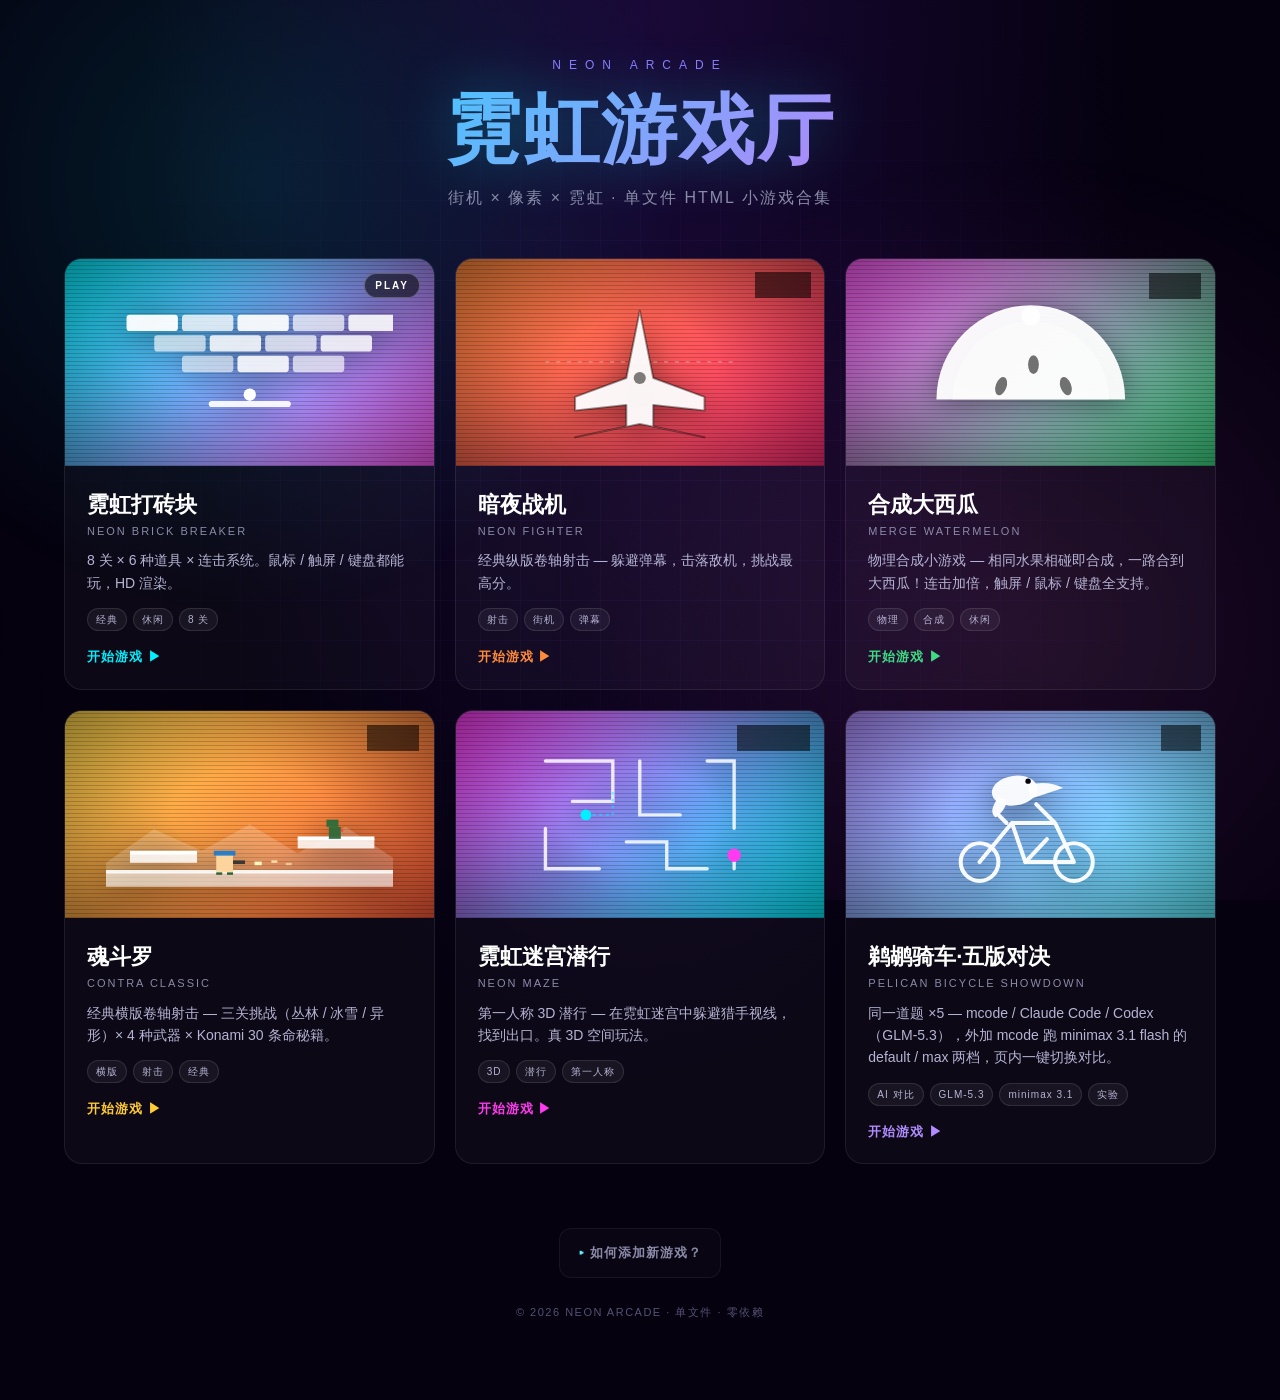
<file: index.html>
<!DOCTYPE html>
<html lang="zh-CN">
<head>
<meta charset="UTF-8">
<meta name="viewport" content="width=device-width, initial-scale=1.0, maximum-scale=1.5">
<meta name="description" content="霓虹游戏厅 - 街机 × 像素 × 霓虹 单文件 HTML 小游戏合集">
<title>霓虹游戏厅 · Neon Arcade</title>
<style>
  *, *::before, *::after { box-sizing: border-box; margin: 0; padding: 0; }
  html, body { width: 100%; min-height: 100%; }
  body {
    background: radial-gradient(ellipse at top, #1a0938 0%, #05010f 55%, #05010f 100%);
    color: #fff;
    font-family: -apple-system, BlinkMacSystemFont, "Segoe UI", "PingFang SC", "Microsoft YaHei", sans-serif;
    line-height: 1.5;
    overflow-x: hidden;
    position: relative;
    min-height: 100vh;
  }
  body::before {
    content: ""; position: fixed; inset: 0; pointer-events: none; z-index: 0;
    background:
      linear-gradient(rgba(120, 90, 220, 0.05) 1px, transparent 1px) 0 0 / 40px 40px,
      linear-gradient(90deg, rgba(120, 90, 220, 0.05) 1px, transparent 1px) 0 0 / 40px 40px;
    mask-image: radial-gradient(ellipse at center, #000 30%, transparent 80%);
    -webkit-mask-image: radial-gradient(ellipse at center, #000 30%, transparent 80%);
  }
  body::after {
    content: ""; position: fixed; inset: 0; pointer-events: none; z-index: 0;
    background:
      radial-gradient(circle at 20% 20%, rgba(0, 240, 255, 0.12) 0%, transparent 35%),
      radial-gradient(circle at 80% 70%, rgba(255, 90, 247, 0.10) 0%, transparent 40%);
  }
  .container { position: relative; z-index: 1; max-width: 1200px; margin: 0 auto; padding: 56px 24px 80px; }
  header { text-align: center; margin-bottom: 48px; }
  .brand { font-size: 12px; letter-spacing: 8px; color: #8a7bff; text-transform: uppercase; margin-bottom: 14px; }
  h1 {
    font-size: clamp(40px, 8vw, 76px);
    font-weight: 800;
    letter-spacing: 2px;
    background: linear-gradient(135deg, #00f0ff 0%, #ff5af7 100%);
    -webkit-background-clip: text; background-clip: text;
    color: transparent;
    line-height: 1.1;
    margin-bottom: 14px;
    filter: drop-shadow(0 0 30px rgba(0, 240, 255, 0.3));
  }
  .tagline { font-size: clamp(13px, 1.8vw, 16px); color: #8b8aa8; letter-spacing: 2px; }
  .grid {
    display: grid;
    grid-template-columns: repeat(auto-fit, minmax(280px, 1fr));
    gap: 20px;
  }
  .card {
    --accent: #00f0ff;
    display: block;
    background: rgba(255, 255, 255, 0.03);
    border: 1px solid rgba(255, 255, 255, 0.08);
    border-radius: 18px;
    overflow: hidden;
    text-decoration: none;
    color: #fff;
    transition: transform 0.25s cubic-bezier(0.2, 0.8, 0.4, 1), border-color 0.25s, box-shadow 0.25s, background 0.25s;
    cursor: pointer;
    position: relative;
  }
  .card:hover, .card:focus-visible {
    transform: translateY(-4px);
    border-color: var(--accent);
    background: rgba(255, 255, 255, 0.05);
    box-shadow: 0 16px 50px -12px rgba(0, 0, 0, 0.6), 0 0 0 1px var(--accent), 0 0 40px -8px var(--accent);
    outline: none;
  }
  .cover {
    position: relative;
    aspect-ratio: 16 / 9;
    background: linear-gradient(135deg, var(--a, #00f0ff) 0%, var(--b, #ff5af7) 100%);
    display: flex; align-items: center; justify-content: center;
    overflow: hidden;
  }
  .cover::before {
    content: ""; position: absolute; inset: 0;
    background:
      repeating-linear-gradient(0deg, rgba(0,0,0,0.18) 0 1px, transparent 1px 4px),
      radial-gradient(ellipse at center, transparent 30%, rgba(0, 0, 0, 0.45) 100%);
    pointer-events: none;
  }
  .art {
    position: relative; z-index: 1;
    width: 78%; height: 78%;
    color: rgba(255, 255, 255, 0.96);
    filter: drop-shadow(0 4px 16px rgba(0, 0, 0, 0.5));
  }
  .art svg { width: 100%; height: 100%; display: block; }
  .badge {
    position: absolute; top: 14px; right: 14px;
    padding: 4px 10px;
    background: rgba(0, 0, 0, 0.55);
    border: 1px solid rgba(255, 255, 255, 0.25);
    border-radius: 999px;
    font-size: 10px; letter-spacing: 2px; font-weight: 700;
    color: #fff;
    z-index: 2;
    backdrop-filter: blur(8px); -webkit-backdrop-filter: blur(8px);
  }
  .badge.new { color: #5ff0ff; border-color: rgba(0, 240, 255, 0.6); }
  .body { padding: 22px; }
  .titles { margin-bottom: 10px; }
  .titles h2 { font-size: 22px; font-weight: 700; margin-bottom: 2px; color: #fff; }
  .titles .en { font-size: 11px; letter-spacing: 2px; color: #8b8aa8; text-transform: uppercase; }
  .body p { font-size: 14px; color: #b6b4d4; margin-bottom: 14px; line-height: 1.6; min-height: 44px; }
  .tags { display: flex; flex-wrap: wrap; gap: 6px; margin-bottom: 16px; }
  .tags span {
    font-size: 10px; letter-spacing: 1px;
    padding: 3px 8px;
    background: rgba(255, 255, 255, 0.05);
    border: 1px solid rgba(255, 255, 255, 0.1);
    border-radius: 999px;
    color: #b6b4d4;
  }
  .cta {
    font-size: 13px; font-weight: 700;
    color: var(--accent);
    letter-spacing: 1px;
    display: flex; align-items: center; gap: 6px;
    transition: gap 0.2s;
  }
  .card:hover .cta { gap: 10px; }
  footer {
    margin-top: 64px;
    text-align: center;
    color: #555274;
    font-size: 12px;
  }
  footer details {
    display: inline-block;
    text-align: left;
    background: rgba(255, 255, 255, 0.02);
    border: 1px solid rgba(255, 255, 255, 0.06);
    border-radius: 12px;
    padding: 14px 18px;
    margin-bottom: 18px;
    max-width: 580px;
  }
  footer summary {
    cursor: pointer;
    color: #8b8aa8;
    font-size: 13px;
    font-weight: 600;
    letter-spacing: 1px;
    list-style: none;
    user-select: none;
  }
  footer summary::-webkit-details-marker { display: none; }
  footer summary::before { content: "▸ "; color: #5ff0ff; }
  footer details[open] summary::before { content: "▾ "; }
  footer ol { margin: 12px 0 0 20px; line-height: 1.9; color: #b6b4d4; }
  footer code {
    font-family: ui-monospace, "SF Mono", Consolas, monospace;
    font-size: 11px;
    padding: 1px 6px;
    background: rgba(0, 0, 0, 0.35);
    border: 1px solid rgba(255, 255, 255, 0.08);
    border-radius: 4px;
    color: #5ff0ff;
  }
  .copy { letter-spacing: 1.5px; font-size: 11px; margin-top: 8px; }
  @media (max-width: 600px) {
    .container { padding: 36px 16px 60px; }
    header { margin-bottom: 32px; }
    .grid { gap: 14px; }
    .body { padding: 18px; }
    .titles h2 { font-size: 19px; }
  }
  @media (prefers-reduced-motion: reduce) {
    .card { transition: none; }
  }
</style>
</head>
<body>
  <div class="container">
    <header>
      <div class="brand">NEON ARCADE</div>
      <h1>霓虹游戏厅</h1>
      <p class="tagline">街机 × 像素 × 霓虹 · 单文件 HTML 小游戏合集</p>
    </header>

    <main class="grid" id="grid"></main>

    <footer>
      <details>
        <summary>如何添加新游戏？</summary>
        <ol>
          <li>在仓库根目录建一个 <code>你的游戏名/index.html</code>（可以引用同目录的 <code>.js</code> / <code>.css</code>）</li>
          <li>在本页 <code>&lt;script&gt;</code> 里的 <code>GAMES</code> 数组中加一项配置</li>
          <li>push 到 GitHub，GitHub Pages 自动上线</li>
        </ol>
      </details>
      <div class="copy">© 2026 NEON ARCADE · 单文件 · 零依赖</div>
    </footer>
  </div>

  <script>
    const GAMES = [
      {
        id: "neon-brick-breaker",
        title: "霓虹打砖块",
        titleEn: "Neon Brick Breaker",
        desc: "8 关 × 6 种道具 × 连击系统。鼠标 / 触屏 / 键盘都能玩，HD 渲染。",
        accent: "#00f0ff",
        gradient: ["#00f0ff", "#ff5af7"],
        tags: ["经典", "休闲", "8 关"],
        badge: { text: "PLAY", kind: "" },
        art: "bricks"
      },
      {
        id: "shootit",
        title: "暗夜战机",
        titleEn: "Neon Fighter",
        desc: "经典纵版卷轴射击 — 躲避弹幕，击落敌机，挑战最高分。",
        accent: "#ff8b3a",
        gradient: ["#ff8b3a", "#ff2d75"],
        tags: ["射击", "街机", "弹幕"],
        badge: { text: "PLAY", kind: "new" },
        art: "plane"
      },
      {
        id: "merge-watermelon",
        title: "合成大西瓜",
        titleEn: "Merge Watermelon",
        desc: "物理合成小游戏 — 相同水果相碰即合成，一路合到大西瓜！连击加倍，触屏 / 鼠标 / 键盘全支持。",
        accent: "#3ddc84",
        gradient: ["#ff5af7", "#3ddc84"],
        tags: ["物理", "合成", "休闲"],
        badge: { text: "NEW", kind: "new" },
        art: "melon"
      },
      {
        id: "contra",
        title: "魂斗罗",
        titleEn: "Contra Classic",
        desc: "经典横版卷轴射击 — 三关挑战（丛林 / 冰雪 / 异形）× 4 种武器 × Konami 30 条命秘籍。",
        accent: "#ffcc33",
        gradient: ["#ffd84d", "#ff5b3a"],
        tags: ["横版", "射击", "经典"],
        badge: { text: "NEW", kind: "new" },
        art: "contra"
      },
      {
        id: "neon-maze",
        title: "霓虹迷宫潜行",
        titleEn: "Neon Maze",
        desc: "第一人称 3D 潜行 — 在霓虹迷宫中躲避猎手视线，找到出口。真 3D 空间玩法。",
        accent: "#ff3aef",
        gradient: ["#ff3aef", "#00f0ff"],
        tags: ["3D", "潜行", "第一人称"],
        badge: { text: "NEW 3D", kind: "new" },
        art: "maze"
      },
      {
        id: "pelican-bicycle",
        title: "鹈鹕骑车·五版对决",
        titleEn: "Pelican Bicycle Showdown",
        desc: "同一道题 ×5 — mcode / Claude Code / Codex（GLM-5.3），外加 mcode 跑 minimax 3.1 flash 的 default / max 两档，页内一键切换对比。",
        accent: "#b18cff",
        gradient: ["#b18cff", "#5ff0ff"],
        tags: ["AI 对比", "GLM-5.3", "minimax 3.1", "实验"],
        badge: { text: "VS", kind: "new" },
        art: "pelican"
      }
    ];

    const SVG_ART = {
      bricks: `<svg viewBox="0 0 280 120" xmlns="http://www.w3.org/2000/svg">
        <g>
          <rect x="20"  y="14" width="50" height="16" rx="3" fill="rgba(255,255,255,0.95)"/>
          <rect x="74"  y="14" width="50" height="16" rx="3" fill="rgba(255,255,255,0.78)"/>
          <rect x="128" y="14" width="50" height="16" rx="3" fill="rgba(255,255,255,0.92)"/>
          <rect x="182" y="14" width="50" height="16" rx="3" fill="rgba(255,255,255,0.7)"/>
          <rect x="236" y="14" width="50" height="16" rx="3" fill="rgba(255,255,255,0.88)"/>
          <rect x="47"  y="34" width="50" height="16" rx="3" fill="rgba(255,255,255,0.65)"/>
          <rect x="101" y="34" width="50" height="16" rx="3" fill="rgba(255,255,255,0.85)"/>
          <rect x="155" y="34" width="50" height="16" rx="3" fill="rgba(255,255,255,0.72)"/>
          <rect x="209" y="34" width="50" height="16" rx="3" fill="rgba(255,255,255,0.85)"/>
          <rect x="74"  y="54" width="50" height="16" rx="3" fill="rgba(255,255,255,0.6)"/>
          <rect x="128" y="54" width="50" height="16" rx="3" fill="rgba(255,255,255,0.88)"/>
          <rect x="182" y="54" width="50" height="16" rx="3" fill="rgba(255,255,255,0.68)"/>
          <circle cx="140" cy="92" r="6" fill="#fff"/>
          <rect x="100" y="98" width="80" height="6" rx="3" fill="#fff" opacity="0.92"/>
        </g>
      </svg>`,
      plane: `<svg viewBox="0 0 200 120" xmlns="http://www.w3.org/2000/svg">
        <g>
          <polygon points="100,22 110,72 148,86 148,96 110,92 110,108 148,116 100,106 52,116 90,108 90,92 52,96 52,86 90,72"
                   fill="rgba(255,255,255,0.95)" stroke="rgba(0,0,0,0.4)" stroke-width="1.5" stroke-linejoin="round"/>
          <circle cx="100" cy="72" r="4.5" fill="rgba(0,0,0,0.5)"/>
          <line x1="30" y1="60" x2="170" y2="60" stroke="rgba(255,255,255,0.35)" stroke-width="1" stroke-dasharray="3 5"/>
        </g>
      </svg>`,
      melon: `<svg viewBox="0 0 200 120" xmlns="http://www.w3.org/2000/svg">
        <g>
          <path d="M30,88 A70,70 0 0 1 170,88 Z" fill="rgba(255,255,255,0.95)"/>
          <path d="M42,88 A58,58 0 0 1 158,88 Z" fill="rgba(255,255,255,0.45)"/>
          <ellipse cx="78" cy="78" rx="4" ry="7" fill="rgba(0,0,0,0.55)" transform="rotate(20 78 78)"/>
          <ellipse cx="102" cy="62" rx="4" ry="7" fill="rgba(0,0,0,0.55)"/>
          <ellipse cx="126" cy="78" rx="4" ry="7" fill="rgba(0,0,0,0.55)" transform="rotate(-20 126 78)"/>
          <circle cx="100" cy="26" r="7" fill="rgba(255,255,255,0.9)"/>
        </g>
      </svg>`,
      contra: `<svg viewBox="0 0 240 120" xmlns="http://www.w3.org/2000/svg">
        <g>
          <!-- 远山 -->
          <path d="M0,100 L40,72 L80,90 L120,68 L160,92 L200,70 L240,96 L240,120 L0,120 Z" fill="rgba(255,255,255,0.18)"/>
          <!-- 平台 -->
          <rect x="20"  y="92" width="56" height="8" fill="rgba(255,255,255,0.85)"/>
          <rect x="20"  y="90" width="56" height="3" fill="rgba(255,255,255,1)"/>
          <rect x="160" y="80" width="64" height="8" fill="rgba(255,255,255,0.85)"/>
          <rect x="160" y="78" width="64" height="3" fill="rgba(255,255,255,1)"/>
          <!-- 地面 -->
          <rect x="0" y="108" width="240" height="12" fill="rgba(255,255,255,0.55)"/>
          <rect x="0" y="106" width="240" height="3" fill="rgba(255,255,255,0.9)"/>
          <!-- 玩家剪影 -->
          <rect x="92"  y="92" width="14" height="16" fill="rgba(255,216,160,0.95)"/>
          <rect x="90"  y="90" width="18" height="4" fill="rgba(31,123,204,0.95)"/>
          <rect x="92"  y="108" width="5" height="2" fill="rgba(31,91,48,0.95)"/>
          <rect x="101" y="108" width="5" height="2" fill="rgba(31,91,48,0.95)"/>
          <rect x="106" y="98" width="10" height="3" fill="rgba(51,51,51,0.95)"/>
          <!-- 子弹 -->
          <rect x="124" y="99" width="6" height="3" fill="rgba(255,247,192,1)"/>
          <rect x="138" y="98" width="5" height="2" fill="rgba(255,247,192,0.8)"/>
          <rect x="150" y="100" width="5" height="2" fill="rgba(255,247,192,0.55)"/>
          <!-- 敌人 -->
          <rect x="184" y="64" width="10" height="6" fill="rgba(45,107,58,0.95)"/>
          <rect x="186" y="70" width="10" height="10" fill="rgba(45,107,58,0.95)"/>
          <rect x="196" y="72" width="2" height="2" fill="rgba(255,64,64,1)"/>
        </g>
      </svg>`,
      maze: `<svg viewBox="0 0 200 120" xmlns="http://www.w3.org/2000/svg">
        <g fill="none" stroke="rgba(255,255,255,0.85)" stroke-width="2.5" stroke-linecap="round">
          <path d="M30 20 L80 20 L80 50 L50 50"/>
          <path d="M100 20 L100 60 L130 60"/>
          <path d="M150 20 L170 20 L170 70"/>
          <path d="M30 70 L30 100 L70 100"/>
          <path d="M90 80 L120 80 L120 100 L150 100"/>
          <path d="M170 90 L170 100"/>
        </g>
        <circle cx="60" cy="60" r="4" fill="#00f0ff"/>
        <circle cx="170" cy="90" r="5" fill="#ff3aef"/>
        <path d="M60 60 L80 60 L80 40" fill="none" stroke="rgba(0,240,255,0.5)" stroke-width="1.5" stroke-dasharray="2 3"/>
      </svg>`,
      pelican: `<svg viewBox="0 0 200 120" xmlns="http://www.w3.org/2000/svg">
        <g stroke="rgba(255,255,255,0.95)" stroke-width="3" fill="none" stroke-linecap="round" stroke-linejoin="round">
          <circle cx="62" cy="95" r="14"/>
          <circle cx="132" cy="95" r="14"/>
          <path d="M62 95 L86 66 L118 66 L132 95 M86 66 L96 95 L132 95 M118 66 L104 52"/>
          <path d="M96 95 L112 78"/>
          <path d="M82 66 L76 60"/>
        </g>
        <g fill="rgba(255,255,255,0.95)">
          <ellipse cx="88" cy="42" rx="17" ry="11" transform="rotate(-8 88 42)"/>
          <path d="M98 38 Q112 34 124 40 L100 48 Z"/>
          <circle cx="98" cy="35" r="2" fill="#05010f"/>
          <path d="M76 47 Q68 58 74 62 Q82 56 82 49 Z"/>
        </g>
      </svg>`
    };

    const grid = document.getElementById("grid");
    GAMES.forEach(g => {
      const card = document.createElement("a");
      card.className = "card";
      card.href = g.id + "/";
      card.style.setProperty("--accent", g.accent);
      card.style.setProperty("--a", g.gradient[0]);
      card.style.setProperty("--b", g.gradient[1]);
      card.setAttribute("aria-label", g.title + " " + g.titleEn);
      card.innerHTML = `
        <div class="cover">
          <div class="art">${SVG_ART[g.art] || ""}</div>
          <div class="badge ${g.badge.kind}">${g.badge.text}</div>
        </div>
        <div class="body">
          <div class="titles">
            <h2>${g.title}</h2>
            <div class="en">${g.titleEn}</div>
          </div>
          <p>${g.desc}</p>
          <div class="tags">${g.tags.map(t => `<span>${t}</span>`).join("")}</div>
          <div class="cta">开始游戏 ▶</div>
        </div>
      `;
      grid.appendChild(card);
    });
  </script>
</body>
</html>
</file>
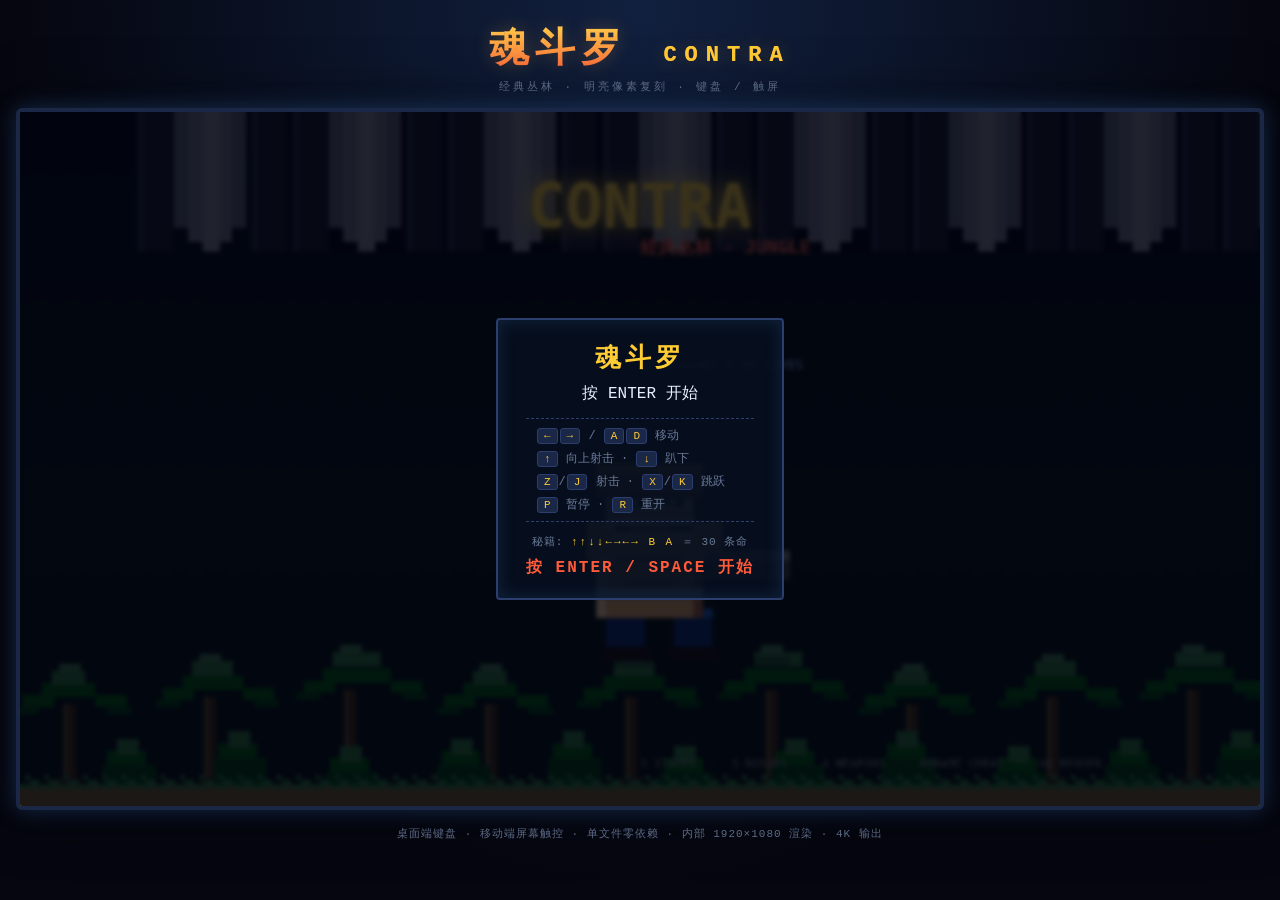
<file: contra/index.html>
<!DOCTYPE html>
<html lang="zh-CN">
<head>
  <meta charset="UTF-8" />
  <meta name="viewport" content="width=device-width, initial-scale=1.0, maximum-scale=1.0, user-scalable=no, viewport-fit=cover" />
  <meta name="apple-mobile-web-app-capable" content="yes" />
  <meta name="mobile-web-app-capable" content="yes" />
  <title>魂斗罗 CONTRA · 经典丛林</title>
  <link rel="stylesheet" href="style.css" />
</head>
<body>
  <div id="app">
    <header class="title-bar">
      <h1>魂斗罗 <span class="en">CONTRA</span></h1>
      <div class="subtitle">经典丛林 · 明亮像素复刻 · 键盘 / 触屏</div>
    </header>

    <div class="screen-wrapper">
      <canvas id="game" width="1920" height="1080" aria-label="Contra game canvas"></canvas>
      <div id="hud-touch-cover"></div>
      <div id="flash-layer"></div>
      <div id="overlay" class="overlay">
        <div class="panel">
          <h2 id="overlay-title">魂斗罗</h2>
          <p id="overlay-text">按 ENTER 开始</p>
          <div class="legend">
            <div><kbd>←</kbd><kbd>→</kbd> / <kbd>A</kbd><kbd>D</kbd> 移动</div>
            <div><kbd>↑</kbd> 向上射击 · <kbd>↓</kbd> 趴下</div>
            <div><kbd>Z</kbd>/<kbd>J</kbd> 射击 · <kbd>X</kbd>/<kbd>K</kbd> 跳跃</div>
            <div><kbd>P</kbd> 暂停 · <kbd>R</kbd> 重开</div>
          </div>
          <div class="cheat-hint">秘籍: <span class="mono">↑↑↓↓←→←→ B A</span> ＝ 30 条命</div>
          <div class="start-hint">按 ENTER / SPACE 开始</div>
        </div>
      </div>
    </div>

    <footer class="hint">
      桌面端键盘 · 移动端屏幕触控 · 单文件零依赖 · 内部 1920×1080 渲染 · 4K 输出
    </footer>
  </div>

  <div id="touch-controls">
    <div class="touch-group left-group">
      <button class="touch-btn" id="t-left" aria-label="左">
        <svg viewBox="0 0 24 24"><path d="M15 6 L9 12 L15 18" fill="none" stroke="currentColor" stroke-width="3" stroke-linecap="round" stroke-linejoin="round"/></svg>
      </button>
      <button class="touch-btn" id="t-right" aria-label="右">
        <svg viewBox="0 0 24 24"><path d="M9 6 L15 12 L9 18" fill="none" stroke="currentColor" stroke-width="3" stroke-linecap="round" stroke-linejoin="round"/></svg>
      </button>
    </div>
    <div class="touch-group right-group">
      <button class="touch-btn primary" id="t-fire" aria-label="射击">
        <svg viewBox="0 0 24 24"><circle cx="12" cy="12" r="6" fill="currentColor"/></svg>
      </button>
      <button class="touch-btn" id="t-jump" aria-label="跳">
        <svg viewBox="0 0 24 24"><path d="M12 4 L12 18 M6 10 L12 4 L18 10" fill="none" stroke="currentColor" stroke-width="3" stroke-linecap="round" stroke-linejoin="round"/></svg>
      </button>
    </div>
    <div class="touch-group mid-group">
      <button class="touch-btn small" id="t-up" aria-label="向上射击">
        <svg viewBox="0 0 24 24"><path d="M12 4 L12 20 M4 10 L12 4 L20 10" fill="none" stroke="currentColor" stroke-width="3" stroke-linecap="round" stroke-linejoin="round"/></svg>
      </button>
      <button class="touch-btn small" id="t-down" aria-label="趴下">
        <svg viewBox="0 0 24 24"><path d="M12 4 L12 20 M4 14 L12 20 L20 14" fill="none" stroke="currentColor" stroke-width="3" stroke-linecap="round" stroke-linejoin="round"/></svg>
      </button>
    </div>
  </div>

  <script src="game.js"></script>
</body>
</html>
</file>
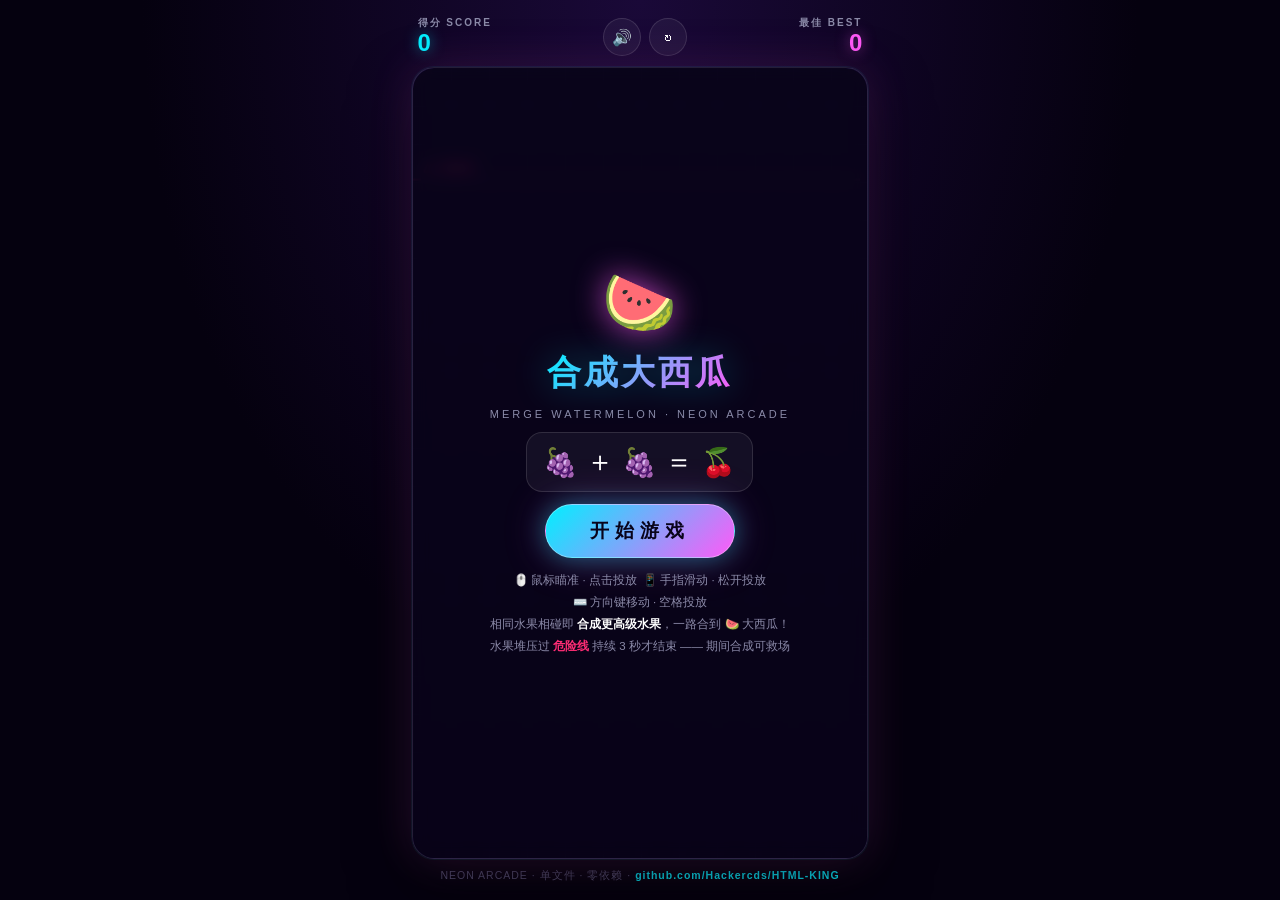
<file: merge-watermelon/index.html>
<!DOCTYPE html>
<html lang="zh-CN">
<head>
<meta charset="UTF-8">
<meta name="viewport" content="width=device-width, initial-scale=1.0, maximum-scale=1.0, user-scalable=no, viewport-fit=cover">
<meta name="theme-color" content="#05010f">
<meta name="description" content="合成大西瓜 · Merge Watermelon — 物理合成小游戏，单文件零依赖，手机电脑都能玩">
<title>🍉 合成大西瓜 · Merge Watermelon</title>
<link rel="icon" href="data:image/svg+xml,<svg xmlns='http://www.w3.org/2000/svg' viewBox='0 0 100 100'><text y='.9em' font-size='90'>🍉</text></svg>">
<style>
  :root{
    --ink:#8b8aa8;
    --cyan:#00f0ff;
    --pink:#ff5af7;
    --pink2:#ff2d75;
    --panel:rgba(255,255,255,0.05);
    --line:rgba(255,255,255,0.12);
  }
  *{margin:0;padding:0;box-sizing:border-box;-webkit-tap-highlight-color:transparent;}
  html,body{height:100%;overflow:hidden;}
  body{
    font-family:-apple-system,BlinkMacSystemFont,"Segoe UI","PingFang SC","Microsoft YaHei",sans-serif;
    background:radial-gradient(ellipse at top,#1a0938 0%,#05010f 55%,#05010f 100%);
    color:#fff;
    display:flex;align-items:center;justify-content:center;
    user-select:none;-webkit-user-select:none;
    touch-action:none;overscroll-behavior:none;
  }
  #frame{display:flex;flex-direction:column;gap:10px;}
  #hud{display:flex;align-items:center;justify-content:space-between;padding:0 6px;}
  .stat{display:flex;flex-direction:column;line-height:1.15;}
  .stat small{font-size:10px;letter-spacing:2px;color:var(--ink);font-weight:700;}
  .stat b{font-size:24px;font-weight:800;font-variant-numeric:tabular-nums;}
  #score{color:var(--cyan);text-shadow:0 0 14px rgba(0,240,255,0.55);}
  #best{color:var(--pink);text-shadow:0 0 14px rgba(255,90,247,0.5);}
  .stat.right{text-align:right;}
  #hudBtns{display:flex;gap:8px;}
  .hbtn{
    width:38px;height:38px;border-radius:50%;border:1px solid var(--line);cursor:pointer;
    background:var(--panel);font-size:16px;color:#fff;
    display:flex;align-items:center;justify-content:center;
    transition:transform .15s, border-color .15s;
  }
  .hbtn:active{transform:scale(0.9);border-color:var(--cyan);}
  #stage{
    position:relative;aspect-ratio:450/780;
    border-radius:22px;overflow:hidden;
    background:linear-gradient(180deg,#150b31 0%,#0b0420 100%);
    border:1px solid rgba(255,255,255,0.10);
    box-shadow:0 0 0 1px rgba(0,240,255,0.06), 0 0 46px rgba(255,90,247,0.14), 0 24px 60px rgba(0,0,0,0.55);
  }
  #stage::before{
    content:"";position:absolute;inset:0;pointer-events:none;
    background:
      linear-gradient(rgba(120,90,220,0.07) 1px,transparent 1px) 0 0/38px 38px,
      linear-gradient(90deg,rgba(120,90,220,0.07) 1px,transparent 1px) 0 0/38px 38px;
  }
  canvas{position:absolute;inset:0;width:100%;height:100%;display:block;touch-action:none;cursor:crosshair;}
  .overlay{
    position:absolute;inset:0;z-index:5;border-radius:22px;
    display:flex;flex-direction:column;align-items:center;justify-content:center;gap:12px;
    background:rgba(8,3,22,0.82);
    backdrop-filter:blur(8px);-webkit-backdrop-filter:blur(8px);
    opacity:0;pointer-events:none;transition:opacity .35s ease;
    padding:20px;text-align:center;
  }
  .overlay.show{opacity:1;pointer-events:auto;}
  .logo{font-size:60px;animation:bounce 1.6s ease-in-out infinite;filter:drop-shadow(0 0 16px rgba(255,90,247,0.7));}
  h1{
    font-size:34px;font-weight:800;letter-spacing:3px;
    background:linear-gradient(135deg,var(--cyan),var(--pink));
    -webkit-background-clip:text;background-clip:text;color:transparent;
    filter:drop-shadow(0 0 18px rgba(0,240,255,0.35));
  }
  .sub{color:var(--ink);font-size:11px;letter-spacing:3px;}
  .chain{
    display:flex;align-items:center;gap:8px;font-size:28px;
    background:var(--panel);border:1px solid var(--line);
    padding:10px 16px;border-radius:16px;
  }
  .chain span{animation:pop 1.2s ease-in-out infinite;}
  .chain span:nth-child(2){animation-delay:.15s}
  .chain span:nth-child(3){animation-delay:.3s}
  .chain span:nth-child(4){animation-delay:.45s}
  .btn{
    border:1px solid rgba(255,255,255,0.35);cursor:pointer;font-family:inherit;
    font-weight:800;font-size:19px;letter-spacing:6px;color:#08031a;
    padding:13px 44px;border-radius:999px;
    background:linear-gradient(135deg,var(--cyan),var(--pink));
    box-shadow:0 0 24px rgba(0,240,255,0.35), 0 0 44px rgba(255,90,247,0.25);
    animation:glow 1.8s ease-in-out infinite;
    transition:transform .15s;
  }
  .btn:active{transform:scale(0.94);}
  .tips{font-size:11.5px;color:var(--ink);line-height:1.9;}
  .tips b{color:#fff;}
  .tips .danger{color:var(--pink2);font-weight:800;}
  .ov-title{
    font-size:36px;font-weight:900;letter-spacing:8px;
    background:linear-gradient(135deg,#ff2d75,#ff5af7);
    -webkit-background-clip:text;background-clip:text;color:transparent;
    filter:drop-shadow(0 0 16px rgba(255,45,117,0.5));
  }
  .ov-score{
    font-size:52px;font-weight:900;color:var(--cyan);
    text-shadow:0 0 22px rgba(0,240,255,0.6);
    font-variant-numeric:tabular-nums;
  }
  .ov-best{color:var(--ink);font-size:13px;}
  .badge{
    background:linear-gradient(135deg,#ffd93b,#ff9f43);color:#4a2c00;font-weight:800;font-size:12px;
    padding:4px 14px;border-radius:999px;box-shadow:0 0 18px rgba(255,159,67,0.5);
  }
  .ov-max{font-size:15px;color:#cfcde8;}
  .ov-max .big{font-size:40px;}
  #footer{text-align:center;font-size:10.5px;color:#555274;letter-spacing:1px;}
  #footer a{color:var(--cyan);text-decoration:none;font-weight:700;}
  @keyframes bounce{0%,100%{transform:translateY(0)}50%{transform:translateY(-10px)}}
  @keyframes pop{0%,100%{transform:scale(1)}50%{transform:scale(1.18)}}
  @keyframes glow{
    0%,100%{box-shadow:0 0 24px rgba(0,240,255,.3),0 0 44px rgba(255,90,247,.2)}
    50%{box-shadow:0 0 34px rgba(0,240,255,.55),0 0 60px rgba(255,90,247,.4)}
  }
</style>
</head>
<body>
<div id="frame">
  <div id="hud">
    <div class="stat"><small>得分 SCORE</small><b id="score">0</b></div>
    <div id="hudBtns">
      <button class="hbtn" id="muteBtn" title="音效开关" aria-label="音效开关">🔊</button>
      <button class="hbtn" id="restartBtn" title="重新开始" aria-label="重新开始">↻</button>
    </div>
    <div class="stat right"><small>最佳 BEST</small><b id="best">0</b></div>
  </div>
  <div id="stage">
    <canvas id="game"></canvas>
    <div class="overlay" id="startScreen">
      <div class="logo">🍉</div>
      <h1>合成大西瓜</h1>
      <div class="sub">MERGE WATERMELON · NEON ARCADE</div>
      <div class="chain"><span>🍇</span><span>＋</span><span>🍇</span><span>＝</span><span>🍒</span></div>
      <button class="btn" id="btnStart">开始游戏</button>
      <div class="tips">
        🖱️ 鼠标瞄准 · 点击投放&nbsp;&nbsp;📱 手指滑动 · 松开投放<br>
        ⌨️ 方向键移动 · 空格投放<br>
        相同水果相碰即 <b>合成更高级水果</b>，一路合到 🍉 大西瓜！<br>
        水果堆压过 <span class="danger">危险线</span> 持续 3 秒才结束 —— 期间合成可救场
      </div>
    </div>
    <div class="overlay" id="overScreen">
      <div class="ov-title">GAME OVER</div>
      <div class="ov-score" id="ovScore">0</div>
      <div class="ov-best" id="ovBest">最佳 0</div>
      <div class="badge" id="ovRecord" style="display:none">🎉 新纪录！</div>
      <div class="ov-max" id="ovMax"></div>
      <button class="btn" id="btnAgain">再来一局</button>
      <div class="tips">按 <b>空格</b> 也可以重新开始</div>
    </div>
  </div>
  <div id="footer">NEON ARCADE · 单文件 · 零依赖 · <a href="https://github.com/Hackercds/HTML-KING" target="_blank" rel="noopener">github.com/Hackercds/HTML-KING</a></div>
</div>

<script>
'use strict';
/* ============================================================
   合成大西瓜 · Merge Watermelon
   纯原生 JS + Canvas 2D + Web Audio，零依赖，手机 / 电脑通用
   ============================================================ */

/* ---------------- 常量 ---------------- */
const WORLD_W = 450, WORLD_H = 780;
const LINE_Y = 110;                 // 危险线（水果堆超过它持续一段时间即失败）
const GRAVITY = 1900;
const REST = 0.14;                  // 恢复系数（越低越不弹跳，落点更好预判）
const FRICTION = 0.3;               // 接触摩擦，让水果堆更快稳定
const SUB = 2;                      // 每帧物理子步
const ITER = 5;                     // 每子步碰撞迭代次数
const OVER_GRACE = 3.0;             // 越过危险线多少秒判负（给玩家合成救场的时间）
const CALM_SPEED = 80;              // 低于此速度才算“压在线上”，下落中的水果不判负
const FONT = '"PingFang SC","Microsoft YaHei",sans-serif';
const EMOJI_FONT = '"Apple Color Emoji","Segoe UI Emoji","Noto Color Emoji",sans-serif';
const CONFETTI_COLORS = ['#00f0ff','#ff5af7','#ffd93b','#3ddc84','#ff8b3a'];

/* 半径增长比约 1.175：大西瓜直径 220px（盒宽 450），留出充足操作空间 */
const FRUITS = [
  { emoji:'🍇', name:'葡萄',    r:22,  color:'#9b59b6', light:'#c39bd3', pts:2    },
  { emoji:'🍒', name:'樱桃',    r:26,  color:'#ff4757', light:'#ff8a94', pts:4    },
  { emoji:'🍊', name:'橘子',    r:31,  color:'#ff9f43', light:'#ffc9a3', pts:8    },
  { emoji:'🍋', name:'柠檬',    r:36,  color:'#ffd32a', light:'#ffefb0', pts:16   },
  { emoji:'🥝', name:'猕猴桃',  r:42,  color:'#2ed573', light:'#a6f0c0', pts:32   },
  { emoji:'🍅', name:'番茄',    r:49,  color:'#ff6348', light:'#ffb3a7', pts:64   },
  { emoji:'🍑', name:'桃子',    r:58,  color:'#ff8fab', light:'#ffc9d6', pts:128  },
  { emoji:'🍍', name:'菠萝',    r:68,  color:'#f5b041', light:'#f9e79f', pts:256  },
  { emoji:'🥥', name:'椰子',    r:80,  color:'#c8a27a', light:'#e8d5bd', pts:512  },
  { emoji:'🍉', name:'半个西瓜',r:94,  color:'#27ae60', light:'#a9dfbf', pts:1024, custom:'half' },
  { emoji:'🍉', name:'大西瓜',  r:110, color:'#1e8449', light:'#52be80', pts:2048, custom:'full' }
];
const SPAWN_W = [20, 16, 12, 8, 4];       // 只掉落最小的 5 种水果（与原版一致）

/* ---------------- 状态 ---------------- */
const S = {
  state: 'start',        // start | playing | over
  score: 0, best: 0, prevBest: 0,
  bodies: [], particles: [], texts: [],
  current: 1, next: 2, aimX: WORLD_W / 2,
  holding: false,
  combo: 0, comboTimer: 0,
  aboveTimer: 0, warnBeep: 0,
  shake: 0, maxLevel: 0,
  muted: false, idSeq: 0
};
let pending = [];          // 待合成的合并队列

/* ---------------- DOM / Canvas ---------------- */
const frameEl = document.getElementById('frame');
const stageEl = document.getElementById('stage');
const canvas = document.getElementById('game');
const ctx = canvas.getContext('2d');
const scoreEl = document.getElementById('score');
const bestEl = document.getElementById('best');
const muteBtn = document.getElementById('muteBtn');
const startScreen = document.getElementById('startScreen');
const overScreen = document.getElementById('overScreen');
let scale = 1;

function layout() {
  const vh = window.innerHeight;
  const w = Math.min(window.innerWidth * 0.94, 460, (vh - 108) * WORLD_W / WORLD_H);
  frameEl.style.width = Math.max(260, w) + 'px';
  const rect = stageEl.getBoundingClientRect();
  const dpr = Math.min(window.devicePixelRatio || 1, 2);
  canvas.width = Math.round(rect.width * dpr);
  canvas.height = Math.round(rect.height * dpr);
  scale = canvas.width / WORLD_W;
}
window.addEventListener('resize', layout);
window.addEventListener('orientationchange', layout);

/* ---------------- 工具 ---------------- */
const clamp = (v, a, b) => v < a ? a : (v > b ? b : v);
const rand = (a, b) => a + Math.random() * (b - a);
const vibrate = ms => { try { navigator.vibrate && navigator.vibrate(ms); } catch (e) {} };

function hexToRgba(hex, a) {
  const n = parseInt(hex.slice(1), 16);
  return `rgba(${(n >> 16) & 255},${(n >> 8) & 255},${n & 255},${a})`;
}

function roundRect(x, y, w, h, r) {
  ctx.beginPath();
  ctx.moveTo(x + r, y);
  ctx.arcTo(x + w, y, x + w, y + h, r);
  ctx.arcTo(x + w, y + h, x, y + h, r);
  ctx.arcTo(x, y + h, x, y, r);
  ctx.arcTo(x, y, x + w, y, r);
  ctx.closePath();
}

function randLevel() {
  let t = Math.random() * SPAWN_W.reduce((a, b) => a + b, 0);
  for (let i = 0; i < SPAWN_W.length; i++) { t -= SPAWN_W[i]; if (t < 0) return i; }
  return 0;
}

/* ---------------- 音效（Web Audio 合成） ---------------- */
let AC = null, master = null;
function initAudio() {
  if (!AC) {
    try {
      AC = new (window.AudioContext || window.webkitAudioContext)();
      master = AC.createGain();
      master.gain.value = S.muted ? 0 : 0.5;
      master.connect(AC.destination);
    } catch (e) { AC = null; }
  }
  if (AC && AC.state === 'suspended') AC.resume();
}
function tone(freq, dur, type, vol, slide, delay) {
  if (!AC || S.muted) return;
  const t0 = AC.currentTime + (delay || 0);
  const o = AC.createOscillator(), g = AC.createGain();
  o.type = type || 'sine';
  o.frequency.setValueAtTime(freq, t0);
  if (slide) o.frequency.exponentialRampToValueAtTime(Math.max(20, freq * slide), t0 + dur);
  g.gain.setValueAtTime(0.0001, t0);
  g.gain.exponentialRampToValueAtTime(vol, t0 + 0.012);
  g.gain.exponentialRampToValueAtTime(0.0001, t0 + dur);
  o.connect(g); g.connect(master);
  o.start(t0); o.stop(t0 + dur + 0.05);
}
function noiseBurst(dur, vol, freq) {
  if (!AC || S.muted) return;
  const t0 = AC.currentTime;
  const len = Math.max(1, Math.floor(AC.sampleRate * dur));
  const buf = AC.createBuffer(1, len, AC.sampleRate);
  const d = buf.getChannelData(0);
  for (let i = 0; i < len; i++) d[i] = (Math.random() * 2 - 1) * (1 - i / len);
  const src = AC.createBufferSource(); src.buffer = buf;
  const f = AC.createBiquadFilter(); f.type = 'lowpass'; f.frequency.value = freq;
  const g = AC.createGain(); g.gain.value = vol;
  src.connect(f); f.connect(g); g.connect(master);
  src.start(t0);
}
const sfxClick  = () => tone(520, 0.07, 'square', 0.08, 1.4);
const sfxDrop   = () => tone(200, 0.1, 'sine', 0.15, 0.6);
const sfxMerge  = lv => {
  const f = 300 * Math.pow(1.12, lv);
  tone(f, 0.16, 'triangle', 0.28, 1.6);
  if (lv >= 6) noiseBurst(0.12, 0.12, 1200);
};
const sfxBig    = () => { noiseBurst(0.5, 0.35, 500); tone(120, 0.4, 'sine', 0.4, 0.33); };
const sfxOver   = () => [392, 311, 262, 196].forEach((f, i) => tone(f, 0.3, 'sawtooth', 0.16, 0.98, i * 0.16));
const sfxRecord = () => [523, 659, 784, 1047].forEach((f, i) => tone(f, 0.18, 'triangle', 0.22, 1, i * 0.12));

/* ---------------- 粒子 / 飘字 / 屏幕震动 ---------------- */
function burst(x, y, color, n, power) {
  for (let i = 0; i < n; i++) {
    const a = rand(0, Math.PI * 2), sp = rand(0.2, 1) * power;
    S.particles.push({
      x, y, vx: Math.cos(a) * sp, vy: Math.sin(a) * sp - power * 0.3,
      life: rand(0.4, 0.9), maxLife: 0.9, r: rand(1.5, 4.5), color, rect: false
    });
  }
}
function confettiBurst(x, y) {
  for (let i = 0; i < 26; i++) {
    const a = rand(0, Math.PI * 2), sp = rand(60, 260);
    S.particles.push({
      x, y, vx: Math.cos(a) * sp, vy: Math.sin(a) * sp - 120,
      life: rand(0.8, 1.6), maxLife: 1.6,
      w: rand(5, 9), h: rand(3, 5), rot: rand(0, 6.28), vrot: rand(-7, 7),
      color: CONFETTI_COLORS[i % CONFETTI_COLORS.length], rect: true
    });
  }
}
function confettiRain() {
  for (let i = 0; i < 90; i++) {
    S.particles.push({
      x: rand(0, WORLD_W), y: rand(-40, -10),
      vx: rand(-40, 40), vy: rand(90, 260),
      life: rand(1.2, 2.4), maxLife: 2.4,
      w: rand(5, 9), h: rand(3, 5), rot: rand(0, 6.28), vrot: rand(-7, 7),
      color: CONFETTI_COLORS[i % CONFETTI_COLORS.length], rect: true
    });
  }
}
function addText(x, y, text, color) {
  S.texts.push({ x, y, text, color, life: 1 });
}

/* ---------------- 物理 ---------------- */
function collide(a, b) {
  const dx = b.x - a.x, dy = b.y - a.y;
  let dist = Math.hypot(dx, dy);
  const min = a.r + b.r;
  // 同等级接触（含轻微间隙与静止接触）→ 立即合成
  if (a.level === b.level && !a.dead && !b.dead && dist < min + 0.8) {
    a.dead = true; b.dead = true;
    pending.push({
      level: a.level,
      x: (a.x + b.x) / 2, y: (a.y + b.y) / 2,
      vx: (a.vx + b.vx) / 2, vy: (a.vy + b.vy) / 2
    });
    return;
  }
  if (dist >= min) return;
  if (dist < 0.001) dist = 0.001;
  const nx = dx / dist, ny = dy / dist;
  const overlap = min - dist;
  // 位置修正
  const invA = 1 / (a.r * a.r), invB = 1 / (b.r * b.r), invSum = invA + invB;
  const corr = overlap / invSum;
  a.x -= nx * corr * invA; a.y -= ny * corr * invA;
  b.x += nx * corr * invB; b.y += ny * corr * invB;
  // 速度冲量
  const rvx = b.vx - a.vx, rvy = b.vy - a.vy;
  const vn = rvx * nx + rvy * ny;
  if (vn < 0) {
    const j = -(1 + REST) * vn / invSum;
    a.vx -= nx * j * invA; a.vy -= ny * j * invA;
    b.vx += nx * j * invB; b.vy += ny * j * invB;
    // 切向摩擦：抑制互相滑动，让水果堆更快稳定、落点更好预判
    const tx = -ny, ty = nx;
    const vt = (b.vx - a.vx) * tx + (b.vy - a.vy) * ty;
    const jt = -vt * FRICTION / invSum;
    a.vx -= tx * jt * invA; a.vy -= ty * jt * invA;
    b.vx += tx * jt * invB; b.vy += ty * jt * invB;
  }
}

function step(dt) {
  const h = dt / SUB;
  for (let s = 0; s < SUB; s++) {
    for (const b of S.bodies) {
      b.vy += GRAVITY * h;
      b.vx *= 0.999; b.vy *= 0.999;
      b.x += b.vx * h; b.y += b.vy * h;
      const sp = Math.hypot(b.vx, b.vy);
      if (sp > 1400) { b.vx *= 1400 / sp; b.vy *= 1400 / sp; }
      // 墙壁 / 天花板 / 地板
      if (b.x - b.r < 0) { b.x = b.r; b.vx = Math.abs(b.vx) * 0.35; }
      else if (b.x + b.r > WORLD_W) { b.x = WORLD_W - b.r; b.vx = -Math.abs(b.vx) * 0.35; }
      if (b.y - b.r < 0) { b.y = b.r; b.vy = Math.abs(b.vy) * 0.2; }
      if (b.y + b.r > WORLD_H) { b.y = WORLD_H - b.r; if (b.vy > 0) b.vy = -b.vy * 0.22; b.vx *= 0.94; }
    }
    for (let it = 0; it < ITER; it++) {
      const arr = S.bodies;
      for (let i = 0; i < arr.length; i++) {
        const a = arr[i]; if (a.dead) continue;
        for (let j = i + 1; j < arr.length; j++) {
          const b = arr[j]; if (b.dead) continue;
          collide(a, b);
        }
      }
    }
    flushMerges();
  }
}

/* ---------------- 合成结算 ---------------- */
function flushMerges() {
  if (!pending.length) return;
  const list = pending; pending = [];
  for (const m of list) {
    const nl = m.level + 1;
    // 连击
    S.combo = S.comboTimer > 0 ? S.combo + 1 : 1;
    S.comboTimer = 1.0;
    const mult = S.combo >= 2 ? S.combo : 1;
    const pts = (nl > FRUITS.length - 1 ? 4096 : FRUITS[nl].pts) * mult;
    S.score += pts;
    if (S.score > S.best) S.best = S.score;
    if (nl > FRUITS.length - 1) {
      // 两个大西瓜 → 大爆炸消失
      burst(m.x, m.y, '#1e8449', 26, 330);
      addText(m.x, m.y, '+' + pts, '#ff5af7');
      sfxBig(); S.shake = Math.max(S.shake, 14);
      confettiBurst(m.x, m.y); vibrate(40);
    } else {
      const cfg = FRUITS[nl];
      S.bodies.push({ id: S.idSeq++, level: nl, x: m.x, y: m.y, vx: m.vx, vy: m.vy, r: cfg.r, dead: false });
      burst(m.x, m.y, cfg.color, 12, 210);
      addText(m.x, m.y - 10, '+' + pts, cfg.color);
      sfxMerge(nl); vibrate(10);
      if (nl >= 9) {
        S.shake = Math.max(S.shake, 8);
        confettiBurst(m.x, m.y);
        addText(WORLD_W / 2, 240, '🎉 合成了' + cfg.name + '！', '#ffd93b');
      } else if (nl >= 6) S.shake = Math.max(S.shake, 4);
    }
    S.maxLevel = Math.max(S.maxLevel, Math.min(nl, FRUITS.length - 1));
    updateHUD();
  }
}

/* ---------------- 游戏控制 ---------------- */
function updateHUD() {
  scoreEl.textContent = S.score;
  bestEl.textContent = S.best;
}

function spawnYFor(r) { return LINE_Y + 34 + r * 0.55; }

function dropFruit() {
  const cfg = FRUITS[S.current];
  const r = cfg.r;
  const x = clamp(S.aimX, r, WORLD_W - r);
  const sy = spawnYFor(r);
  const nb = { id: S.idSeq++, level: S.current, x, y: sy, vx: 0, vy: 0, r, dead: false };
  // 只有真正“塞不下”（被不同等级水果深度掩埋）才立即判负；
  // 轻微重叠交给物理挤开 + 危险线宽限，避免毫无预警的猝死。
  for (const b of S.bodies) {
    if (b.dead) continue;
    const d = Math.hypot(b.x - x, b.y - sy);
    if (d < b.r + r * 0.3 && b.level !== nb.level) { doGameOver(); return; }
  }
  S.bodies.push(nb);
  // 落点同等级接触 → 立即合成
  for (const b of S.bodies) {
    if (b === nb || b.dead) continue;
    if (b.level === nb.level && Math.hypot(b.x - nb.x, b.y - nb.y) < b.r + nb.r + 0.8) {
      nb.dead = true; b.dead = true;
      pending.push({ level: nb.level, x: (b.x + nb.x) / 2, y: (b.y + nb.y) / 2, vx: b.vx / 2, vy: b.vy / 2 });
    }
  }
  flushMerges();
  S.current = S.next;
  S.next = randLevel();
  sfxDrop(); vibrate(5);
}

function startGame() {
  S.state = 'playing';
  S.score = 0; S.combo = 0; S.comboTimer = 0; S.aboveTimer = 0; S.warnBeep = 0;
  S.bodies = []; S.particles = []; S.texts = [];
  S.shake = 0; S.holding = false; S.maxLevel = 0; S.idSeq = 0;
  S.current = randLevel(); S.next = randLevel();
  S.aimX = WORLD_W / 2;
  S.prevBest = S.best;
  startScreen.classList.remove('show');
  overScreen.classList.remove('show');
  updateHUD();
  initAudio(); sfxClick();
}

function doGameOver() {
  if (S.state !== 'playing') return;
  S.state = 'over';
  sfxOver(); vibrate(60);
  const record = S.score > S.prevBest && S.score > 0;
  try { localStorage.setItem('mwb_best', String(S.best)); } catch (e) {}
  document.getElementById('ovScore').textContent = S.score;
  document.getElementById('ovBest').textContent = '最佳 ' + S.best;
  document.getElementById('ovRecord').style.display = record ? 'inline-block' : 'none';
  document.getElementById('ovMax').innerHTML =
    '本局合成最大：<span class="big">' + FRUITS[S.maxLevel].emoji + '</span> ' + FRUITS[S.maxLevel].name;
  if (record) { confettiRain(); sfxRecord(); }
  setTimeout(() => { if (S.state === 'over') overScreen.classList.add('show'); }, 900);
}

/* ---------------- 输入 ---------------- */
function toWorldX(clientX) {
  const r = canvas.getBoundingClientRect();
  return (clientX - r.left) / r.width * WORLD_W;
}
stageEl.addEventListener('pointermove', e => {
  if (S.state !== 'playing') return;
  S.aimX = clamp(toWorldX(e.clientX), 0, WORLD_W);
});
stageEl.addEventListener('pointerdown', e => {
  if (S.state !== 'playing') return;
  S.aimX = clamp(toWorldX(e.clientX), 0, WORLD_W);
  S.holding = true;
});
window.addEventListener('pointerup', () => {
  if (S.holding) {
    S.holding = false;
    if (S.state === 'playing') dropFruit();
  }
});
stageEl.addEventListener('contextmenu', e => e.preventDefault());

window.addEventListener('keydown', e => {
  if (e.key === 'ArrowLeft') { S.aimX -= 16; e.preventDefault(); }
  else if (e.key === 'ArrowRight') { S.aimX += 16; e.preventDefault(); }
  else if (e.key === ' ') {
    e.preventDefault();
    if (S.state === 'playing') { if (!S.holding) dropFruit(); }
    else if (S.state === 'start') startGame();
    else if (S.state === 'over') startGame();
  }
  S.aimX = clamp(S.aimX, 0, WORLD_W);
});

muteBtn.addEventListener('click', () => {
  S.muted = !S.muted;
  if (master) master.gain.value = S.muted ? 0 : 0.5;
  muteBtn.textContent = S.muted ? '🔇' : '🔊';
  try { localStorage.setItem('mwb_muted', S.muted ? '1' : '0'); } catch (e) {}
});
document.getElementById('btnStart').addEventListener('click', startGame);
document.getElementById('btnAgain').addEventListener('click', startGame);
document.getElementById('restartBtn').addEventListener('click', startGame);

/* ---------------- 渲染 ---------------- */
function drawFruitAt(level, x, y, alpha, sc) {
  const cfg = FRUITS[level];
  const r = cfg.r * (sc || 1);
  ctx.save();
  ctx.translate(x, y);
  ctx.globalAlpha = alpha == null ? 1 : alpha;
  // 霓虹光晕
  const halo = ctx.createRadialGradient(0, 0, r * 0.5, 0, 0, r * 1.55);
  halo.addColorStop(0, hexToRgba(cfg.color, 0.38));
  halo.addColorStop(1, hexToRgba(cfg.color, 0));
  ctx.fillStyle = halo;
  ctx.beginPath(); ctx.arc(0, 0, r * 1.55, 0, Math.PI * 2); ctx.fill();

  if (cfg.custom === 'half') drawHalfWatermelon(r);
  else if (cfg.custom === 'full') drawFullWatermelon(r);
  else {
    const g = ctx.createRadialGradient(-r * 0.35, -r * 0.35, r * 0.1, 0, 0, r);
    g.addColorStop(0, cfg.light); g.addColorStop(1, cfg.color);
    ctx.fillStyle = g;
    ctx.beginPath(); ctx.arc(0, 0, r, 0, Math.PI * 2); ctx.fill();
    // 高光
    ctx.fillStyle = 'rgba(255,255,255,0.38)';
    ctx.beginPath(); ctx.ellipse(-r * 0.34, -r * 0.42, r * 0.3, r * 0.15, -0.55, 0, Math.PI * 2); ctx.fill();
    // 表情
    ctx.font = Math.round(r * 1.45) + 'px ' + EMOJI_FONT;
    ctx.textAlign = 'center'; ctx.textBaseline = 'middle';
    ctx.fillText(cfg.emoji, 0, r * 0.05);
  }
  ctx.restore();
}

function drawHalfWatermelon(r) {
  // 半个西瓜：皮 + 白瓤 + 红瓤 + 籽
  ctx.beginPath(); ctx.arc(0, 0, r, Math.PI, Math.PI * 2); ctx.closePath();
  ctx.fillStyle = '#2e7d32'; ctx.fill();
  ctx.beginPath(); ctx.arc(0, 0, r * 0.93, Math.PI, Math.PI * 2); ctx.closePath();
  ctx.fillStyle = '#e8f5e9'; ctx.fill();
  const g = ctx.createRadialGradient(0, r * 0.15, r * 0.2, 0, 0, r * 0.9);
  g.addColorStop(0, '#ff8a80'); g.addColorStop(1, '#ff1744');
  ctx.beginPath(); ctx.arc(0, 0, r * 0.82, Math.PI, Math.PI * 2); ctx.closePath();
  ctx.fillStyle = g; ctx.fill();
  ctx.save();
  ctx.beginPath(); ctx.arc(0, 0, r * 0.8, Math.PI, Math.PI * 2); ctx.clip();
  ctx.fillStyle = 'rgba(33,33,33,0.85)';
  const seeds = [[-0.55,0.3],[-0.25,0.28],[0.05,0.32],[0.35,0.3],[0.55,0.45],[-0.35,0.55],[-0.05,0.55],[0.3,0.55],[-0.6,0.62],[0.0,0.8],[0.45,0.75],[-0.3,0.78]];
  for (const [sx, sy] of seeds) {
    ctx.beginPath();
    ctx.ellipse(sx * r * 0.78, sy * r * 0.78, r * 0.045, r * 0.085, 0.3, 0, Math.PI * 2);
    ctx.fill();
  }
  ctx.restore();
}

function drawFullWatermelon(r) {
  // 大西瓜：深绿底 + 浅绿波浪条纹 + 高光
  const g = ctx.createRadialGradient(-r * 0.35, -r * 0.35, r * 0.15, 0, 0, r);
  g.addColorStop(0, '#43a047'); g.addColorStop(1, '#1b5e20');
  ctx.beginPath(); ctx.arc(0, 0, r, 0, Math.PI * 2); ctx.fill();
  ctx.save();
  ctx.beginPath(); ctx.arc(0, 0, r, 0, Math.PI * 2); ctx.clip();
  ctx.strokeStyle = '#2e7d32'; ctx.lineWidth = r * 0.13;
  for (let i = -3; i <= 3; i++) {
    const x0 = i * r * 0.33;
    ctx.beginPath();
    ctx.moveTo(x0, -r);
    ctx.bezierCurveTo(x0 - r * 0.22, -r * 0.33, x0 + r * 0.22, r * 0.33, x0, r);
    ctx.stroke();
  }
  ctx.restore();
  ctx.fillStyle = 'rgba(255,255,255,0.25)';
  ctx.beginPath(); ctx.ellipse(-r * 0.35, -r * 0.4, r * 0.32, r * 0.2, -0.5, 0, Math.PI * 2); ctx.fill();
}

// 预估水果落点（与正下方最高障碍的接触位置）
function predictLandingY(x, r) {
  let best = WORLD_H - r;
  for (const b of S.bodies) {
    if (b.dead) continue;
    const dx = Math.abs(b.x - x), rr = b.r + r;
    if (dx < rr) {
      const y = b.y - Math.sqrt(rr * rr - dx * dx);
      if (y < best) best = y;
    }
  }
  return best;
}

function drawHeld() {
  const cfg = FRUITS[S.current];
  ctx.save();
  ctx.setLineDash([5, 5]);
  ctx.strokeStyle = 'rgba(255,255,255,0.35)'; ctx.lineWidth = 1.5;
  ctx.beginPath(); ctx.arc(S.aimX, spawnYFor(cfg.r), cfg.r + 5, 0, Math.PI * 2); ctx.stroke();
  ctx.setLineDash([]);
  if (S.holding) {
    ctx.strokeStyle = 'rgba(0,240,255,0.25)';
    ctx.setLineDash([4, 8]);
    ctx.beginPath(); ctx.moveTo(S.aimX, spawnYFor(cfg.r) + cfg.r + 6); ctx.lineTo(S.aimX, WORLD_H); ctx.stroke();
    ctx.setLineDash([]);
    // 落点提示（预估第一接触位置），手机端操作更友好
    const ly = predictLandingY(S.aimX, cfg.r);
    ctx.setLineDash([3, 5]);
    ctx.strokeStyle = 'rgba(0,240,255,0.4)';
    ctx.lineWidth = 1.5;
    ctx.beginPath(); ctx.arc(S.aimX, ly, cfg.r, 0, Math.PI * 2); ctx.stroke();
    ctx.setLineDash([]);
  }
  drawFruitAt(S.current, S.aimX, spawnYFor(cfg.r), 0.95);
  ctx.restore();
}

function drawNext() {
  const cfg = FRUITS[S.next];
  const bx = WORLD_W - 88, by = 14, bw = 74, bh = 68;
  ctx.save();
  ctx.fillStyle = 'rgba(255,255,255,0.06)';
  roundRect(bx, by, bw, bh, 12);
  ctx.fill();
  ctx.strokeStyle = 'rgba(255,255,255,0.16)';
  ctx.lineWidth = 1;
  roundRect(bx, by, bw, bh, 12);
  ctx.stroke();
  ctx.fillStyle = '#8b8aa8';
  ctx.font = 'bold 11px ' + FONT;
  ctx.textAlign = 'center'; ctx.textBaseline = 'middle';
  ctx.fillText('下一个 NEXT', bx + bw / 2, by + 14);
  // 预览统一显示成相近大小，避免小水果看不清
  drawFruitAt(S.next, bx + bw / 2, by + bh / 2 + 7, 1, 24 / FRUITS[S.next].r);
  ctx.restore();
}

function render() {
  ctx.setTransform(scale, 0, 0, scale, 0, 0);
  ctx.clearRect(0, 0, WORLD_W, WORLD_H);
  ctx.save();
  if (S.shake > 0.2) {
    ctx.translate(rand(-S.shake, S.shake), rand(-S.shake, S.shake));
  }
  // 危险线：压线时红色脉冲 + 倒计时条，给玩家合成救场的时间
  const danger = S.aboveTimer > 0.05;
  const pulse = danger ? 0.55 + 0.45 * Math.sin(performance.now() / 90) : 0;
  ctx.strokeStyle = danger ? 'rgba(255,45,117,' + (0.6 + 0.4 * pulse) + ')' : 'rgba(255,45,117,0.45)';
  ctx.lineWidth = danger ? 3 : 2;
  ctx.setLineDash([8, 7]);
  ctx.beginPath(); ctx.moveTo(0, LINE_Y); ctx.lineTo(WORLD_W, LINE_Y); ctx.stroke();
  ctx.setLineDash([]);
  ctx.fillStyle = 'rgba(255,45,117,0.75)';
  ctx.font = 'bold 12px ' + FONT;
  ctx.textAlign = 'left'; ctx.textBaseline = 'alphabetic';
  ctx.fillText('⚠ 危险线', 10, LINE_Y - 8);
  if (danger && S.state === 'playing') {
    // 剩余时间条
    const left = Math.max(0, 1 - S.aboveTimer / OVER_GRACE);
    ctx.fillStyle = 'rgba(255,255,255,0.12)';
    roundRect(WORLD_W - 118, LINE_Y - 22, 104, 9, 5); ctx.fill();
    ctx.fillStyle = left > 0.4 ? '#ffd93b' : '#ff2d75';
    roundRect(WORLD_W - 118, LINE_Y - 22, 104 * left, 9, 5); ctx.fill();
    ctx.fillStyle = '#ff8fb0';
    ctx.font = 'bold 11px ' + FONT;
    ctx.textAlign = 'right'; ctx.textBaseline = 'alphabetic';
    ctx.fillText('快合成救场！', WORLD_W - 14, LINE_Y - 27);
  }
  // 水果
  for (const b of S.bodies) if (!b.dead) drawFruitAt(b.level, b.x, b.y);
  // 手持水果 & 下一个预览
  if (S.state === 'playing') { drawHeld(); drawNext(); }
  // 连击提示
  if (S.combo >= 2 && S.comboTimer > 0) {
    ctx.globalAlpha = Math.min(1, S.comboTimer * 1.5);
    ctx.font = '900 30px ' + FONT;
    ctx.textAlign = 'center'; ctx.textBaseline = 'middle';
    ctx.lineWidth = 5; ctx.strokeStyle = 'rgba(0,0,0,0.5)';
    ctx.strokeText('连击 ×' + S.combo, WORLD_W / 2, 235);
    ctx.fillStyle = '#ff5af7';
    ctx.shadowColor = '#ff5af7'; ctx.shadowBlur = 12;
    ctx.fillText('连击 ×' + S.combo, WORLD_W / 2, 235);
    ctx.shadowBlur = 0;
    ctx.globalAlpha = 1;
  }
  // 粒子（加法混合，霓虹发光）
  ctx.globalCompositeOperation = 'lighter';
  for (const p of S.particles) {
    ctx.globalAlpha = Math.max(0, p.life / p.maxLife);
    if (p.rect) {
      ctx.save(); ctx.translate(p.x, p.y); ctx.rotate(p.rot);
      ctx.fillStyle = p.color; ctx.fillRect(-p.w / 2, -p.h / 2, p.w, p.h);
      ctx.restore();
    } else {
      ctx.fillStyle = p.color;
      ctx.beginPath(); ctx.arc(p.x, p.y, p.r, 0, Math.PI * 2); ctx.fill();
    }
  }
  ctx.globalCompositeOperation = 'source-over';
  // 飘字
  for (const t of S.texts) {
    ctx.globalAlpha = Math.max(0, t.life);
    ctx.font = '900 20px ' + FONT;
    ctx.textAlign = 'center'; ctx.textBaseline = 'middle';
    ctx.lineWidth = 4; ctx.strokeStyle = 'rgba(0,0,0,0.55)';
    ctx.strokeText(t.text, t.x, t.y);
    ctx.fillStyle = t.color;
    ctx.fillText(t.text, t.x, t.y);
  }
  ctx.globalAlpha = 1;
  ctx.restore();
}

/* ---------------- 主循环 ---------------- */
function update(dt) {
  if (S.state === 'playing') {
    step(dt);
    if (S.comboTimer > 0) S.comboTimer -= dt;
    // 危险线持续判定：只统计已经稳定压在线上的水果，
    // 下落中 / 刚合并弹出的水果不计入，避免误判。
    let above = false;
    for (const b of S.bodies) {
      if (b.dead) continue;
      if (b.y - b.r < LINE_Y && Math.hypot(b.vx, b.vy) < CALM_SPEED) { above = true; break; }
    }
    if (above) {
      S.aboveTimer += dt;
      // 渐进警告音：每 0.55s 一响
      S.warnBeep -= dt;
      if (S.warnBeep <= 0) { S.warnBeep = 0.55; tone(880, 0.09, 'square', 0.1); }
    } else {
      S.aboveTimer = Math.max(0, S.aboveTimer - dt * 2);
      S.warnBeep = 0;
    }
    if (S.aboveTimer > OVER_GRACE) doGameOver();
  }
  for (const p of S.particles) {
    p.x += p.vx * dt; p.y += p.vy * dt;
    p.vy += 900 * dt;
    if (p.rect) p.rot += p.vrot * dt;
    p.life -= dt;
  }
  S.particles = S.particles.filter(p => p.life > 0);
  for (const t of S.texts) { t.y -= 42 * dt; t.life -= dt * 1.1; }
  S.texts = S.texts.filter(t => t.life > 0);
  S.shake *= Math.exp(-7 * dt);
  if (S.shake < 0.1) S.shake = 0;
  S.bodies = S.bodies.filter(b => !b.dead);
}

let lastT = performance.now();
function frame(now) {
  requestAnimationFrame(frame);
  let dt = (now - lastT) / 1000;
  lastT = now;
  if (dt > 0.05) dt = 0.05;
  if (dt <= 0) dt = 0.001;
  update(dt);
  render();
}

/* ---------------- 启动 ---------------- */
try { S.best = parseInt(localStorage.getItem('mwb_best'), 10) || 0; } catch (e) {}
try { S.muted = localStorage.getItem('mwb_muted') === '1'; } catch (e) {}
muteBtn.textContent = S.muted ? '🔇' : '🔊';
updateHUD();
layout();
startScreen.classList.add('show');
requestAnimationFrame(frame);
</script>
</body>
</html>
</file>
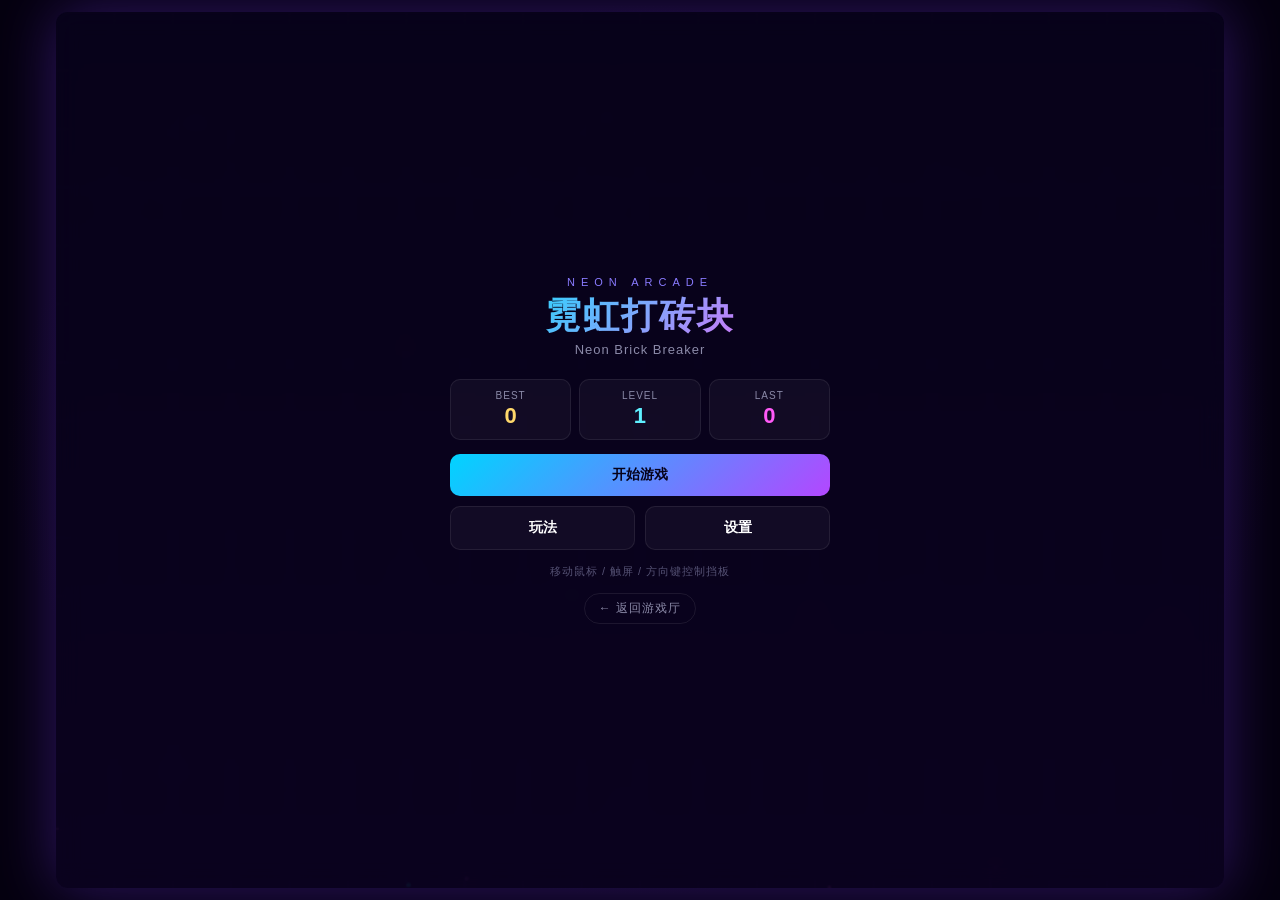
<file: neon-brick-breaker/index.html>
﻿<!DOCTYPE html>
<html lang="zh-CN">
<head>
<meta charset="UTF-8">
<meta name="viewport" content="width=device-width, initial-scale=1.0, user-scalable=no, maximum-scale=1.0">
<title>Neon Brick Breaker</title>
<style>
*, *::before, *::after { box-sizing: border-box; margin: 0; padding: 0; }
html, body { width: 100%; height: 100%; overflow: hidden; background: #05010f; color: #fff; font-family: -apple-system, BlinkMacSystemFont, 'Segoe UI', 'PingFang SC', 'Microsoft YaHei', sans-serif; user-select: none; -webkit-user-select: none; -webkit-tap-highlight-color: transparent; touch-action: none; }
#stage { position: fixed; inset: 0; display: flex; align-items: center; justify-content: center; background: radial-gradient(ellipse at center, #160834 0%, #05010f 70%); }
#wrap { position: relative; }
canvas#game { display: block; background: #0a0420; border-radius: 12px; box-shadow: 0 0 60px rgba(120, 60, 255, 0.35), 0 0 0 1px rgba(255, 255, 255, 0.06) inset; cursor: none; }
.overlay { position: absolute; inset: 0; display: none; align-items: center; justify-content: center; background: rgba(8, 2, 24, 0.72); backdrop-filter: blur(12px); -webkit-backdrop-filter: blur(12px); border-radius: 12px; padding: 24px; z-index: 5; }
.overlay.show { display: flex; }
.panel { width: 100%; max-width: 380px; text-align: center; }
.brand { font-size: 11px; letter-spacing: 6px; color: #8a7bff; text-transform: uppercase; margin-bottom: 8px; }
h1 { font-size: 36px; font-weight: 800; letter-spacing: 2px; background: linear-gradient(135deg, #00f0ff 0%, #ff5af7 100%); -webkit-background-clip: text; background-clip: text; color: transparent; line-height: 1.1; margin-bottom: 6px; }
.sub { font-size: 13px; color: #8b8aa8; margin-bottom: 22px; letter-spacing: 1px; }
.row { display: flex; gap: 10px; margin-bottom: 10px; }
.btn { flex: 1; padding: 12px 14px; background: rgba(255, 255, 255, 0.04); border: 1px solid rgba(255, 255, 255, 0.08); color: #fff; font-size: 14px; font-weight: 600; border-radius: 10px; cursor: pointer; transition: transform 0.15s ease, background 0.15s ease, border-color 0.15s ease, box-shadow 0.15s ease; font-family: inherit; }
.btn:hover { background: rgba(0, 240, 255, 0.08); border-color: rgba(0, 240, 255, 0.5); transform: translateY(-1px); }
.btn:active { transform: translateY(0); }
.btn.primary { background: linear-gradient(135deg, #00d4ff 0%, #b347ff 100%); border: none; color: #06021a; font-weight: 700; }
.btn.primary:hover { box-shadow: 0 0 28px rgba(0, 212, 255, 0.55); }
.btn.ghost { background: transparent; }
.stat { display: flex; justify-content: space-between; align-items: baseline; padding: 10px 14px; background: rgba(255, 255, 255, 0.04); border: 1px solid rgba(255, 255, 255, 0.08); border-radius: 10px; margin-bottom: 8px; font-size: 14px; }
.stat .k { color: #8b8aa8; }
.stat .v { font-weight: 700; font-variant-numeric: tabular-nums; }
.tag { display: inline-block; font-size: 11px; padding: 2px 8px; border-radius: 999px; background: rgba(0, 240, 255, 0.12); color: #5ff0ff; letter-spacing: 1px; margin-bottom: 12px; }
.help { text-align: left; font-size: 13px; color: #b6b4d4; line-height: 1.7; background: rgba(255, 255, 255, 0.03); padding: 14px; border-radius: 10px; border: 1px solid rgba(255, 255, 255, 0.06); margin-bottom: 16px; }
.help b { color: #fff; }
.key { display: inline-block; font-size: 11px; padding: 1px 6px; background: rgba(255,255,255,0.08); border: 1px solid rgba(255,255,255,0.15); border-radius: 4px; font-family: ui-monospace, monospace; margin: 0 2px; }
.toggle { display: flex; justify-content: space-between; align-items: center; padding: 12px 14px; background: rgba(255, 255, 255, 0.04); border: 1px solid rgba(255, 255, 255, 0.08); border-radius: 10px; margin-bottom: 8px; font-size: 14px; cursor: pointer; }
.switch { width: 38px; height: 22px; background: rgba(255,255,255,0.1); border-radius: 11px; position: relative; transition: background 0.2s; }
.switch::after { content: ''; position: absolute; top: 2px; left: 2px; width: 18px; height: 18px; background: #fff; border-radius: 50%; transition: left 0.2s; }
.switch.on { background: linear-gradient(135deg, #00d4ff, #b347ff); }
.switch.on::after { left: 18px; }
.footer { font-size: 11px; color: #555274; margin-top: 14px; letter-spacing: 1px; }
.back-link { display: inline-block; margin-top: 14px; padding: 6px 14px; font-size: 12px; color: #8b8aa8; text-decoration: none; letter-spacing: 1px; border-radius: 999px; border: 1px solid rgba(255, 255, 255, 0.08); transition: all 0.2s; }
.back-link:hover { color: #5ff0ff; border-color: rgba(0, 240, 255, 0.4); background: rgba(0, 240, 255, 0.06); }
@media (max-width: 600px) { canvas#game { max-width: 100vw; max-height: 100vh; border-radius: 0; box-shadow: none; } .panel { padding: 12px; } h1 { font-size: 28px; } .btn { padding: 14px 12px; font-size: 15px; } .footer { font-size: 10px; } .help { font-size: 12px; } .toast { font-size: 12px; top: 12%; } }
@media (hover: none) and (pointer: coarse) { .btn { padding: 14px 12px; } }
.scoreboard { display: grid; grid-template-columns: repeat(3, 1fr); gap: 8px; margin-bottom: 14px; }
.sb { padding: 10px 6px; background: rgba(255,255,255,0.04); border: 1px solid rgba(255,255,255,0.08); border-radius: 10px; }
.sb .k { font-size: 10px; color: #8b8aa8; letter-spacing: 1px; text-transform: uppercase; }
.sb .v { font-size: 22px; font-weight: 800; font-variant-numeric: tabular-nums; margin-top: 2px; }
.combo { color: #ff5af7; }
.level { color: #5ff0ff; }
.best { color: #ffd86b; }
.toast { position: absolute; left: 50%; top: 18%; transform: translateX(-50%); padding: 10px 18px; background: rgba(0,0,0,0.4); border: 1px solid rgba(255,255,255,0.15); border-radius: 999px; font-size: 13px; color: #fff; opacity: 0; pointer-events: none; transition: opacity 0.3s, transform 0.3s; z-index: 4; }
.toast.show { opacity: 1; transform: translateX(-50%) translateY(6px); }
.toast .em { font-weight: 800; }
</style>
</head>
<body>
<div id="stage">
  <div id="wrap">
    <canvas id="game" width="800" height="600"></canvas>
    <div class="toast" id="toast"></div>

    <div class="overlay show" id="mainMenu">
      <div class="panel">
        <div class="brand">NEON ARCADE</div>
        <h1>霓虹打砖块</h1>
        <div class="sub">Neon Brick Breaker</div>
        <div class="scoreboard">
          <div class="sb"><div class="k">Best</div><div class="v best" id="menuBest">0</div></div>
          <div class="sb"><div class="k">Level</div><div class="v level" id="menuLevel">1</div></div>
          <div class="sb"><div class="k">Last</div><div class="v combo" id="menuLast">0</div></div>
        </div>
        <div class="row"><button class="btn primary" id="btnPlay">开始游戏</button></div>
        <div class="row">
          <button class="btn" id="btnHelp">玩法</button>
          <button class="btn" id="btnSettings">设置</button>
        </div>
        <div class="footer">移动鼠标 / 触屏 / 方向键控制挡板</div>
        <a class="back-link" href="../">← 返回游戏厅</a>
      </div>
    </div>

    <div class="overlay" id="helpMenu">
      <div class="panel">
        <div class="tag">HOW TO PLAY</div>
        <h1>玩法说明</h1>
        <div class="help">
          <div><b>移动：</b> <span class="key">←</span> <span class="key">→</span> 或 <span class="key">A</span> <span class="key">D</span>，鼠标 / 触屏拖动</div>
          <div><b>发射：</b> <span class="key">Space</span> 或点击 / 触屏</div>
          <div><b>暂停：</b> <span class="key">P</span> / <span class="key">Esc</span></div>
          <div><b>静音：</b> <span class="key">M</span></div>
          <div style="margin-top:8px;"><b>道具：</b> E 长大 · S 缩小 · M 多球 · B 慢球 · T 穿透 · L 激光</div>
          <div style="margin-top:8px;"><b>提示：</b> 挡板不同位置反弹角度不同，连续命中触发连击加分。</div>
        </div>
        <div class="row"><button class="btn primary" id="btnHelpBack">返回</button></div>
      </div>
    </div>

    <div class="overlay" id="settingsMenu">
      <div class="panel">
        <div class="tag">SETTINGS</div>
        <h1>设置</h1>
        <div class="toggle" id="toggleSound">
          <span>音效</span><div class="switch on" id="swSound"></div>
        </div>
        <div class="toggle" id="toggleHaptics">
          <span>震动反馈</span><div class="switch on" id="swHaptics"></div>
        </div>
        <div class="toggle" id="toggleParticles">
          <span>粒子特效</span><div class="switch on" id="swParticles"></div>
        </div>
        <div class="row" style="margin-top: 14px;">
          <button class="btn ghost" id="btnReset">重置进度</button>
          <button class="btn primary" id="btnSettingsBack">完成</button>
        </div>
      </div>
    </div>

    <div class="overlay" id="pauseMenu">
      <div class="panel">
        <div class="tag">PAUSED</div>
        <h1>已暂停</h1>
        <div class="sub">按 P 或 Esc 继续</div>
        <div class="row"><button class="btn primary" id="btnResume">继续</button></div>
        <div class="row"><button class="btn" id="btnRestart">重新开始</button></div>
        <a class="back-link" href="../">← 返回游戏厅</a>
      </div>
    </div>

    <div class="overlay" id="gameOver">
      <div class="panel">
        <div class="tag" id="goTag">GAME OVER</div>
        <h1 id="goTitle">挑战结束</h1>
        <div class="scoreboard">
          <div class="sb"><div class="k">Score</div><div class="v combo" id="goScore">0</div></div>
          <div class="sb"><div class="k">Level</div><div class="v level" id="goLevel">1</div></div>
          <div class="sb"><div class="k">Best</div><div class="v best" id="goBest">0</div></div>
        </div>
        <div class="row"><button class="btn primary" id="btnGoRetry">再来一局</button></div>
        <a class="back-link" href="../">← 返回游戏厅</a>
      </div>
    </div>

    <div class="overlay" id="levelClear">
      <div class="panel">
        <div class="tag">LEVEL CLEAR</div>
        <h1 id="lcTitle">关卡完成</h1>
        <div class="sub" id="lcSub">准备进入下一关</div>
        <div class="scoreboard">
          <div class="sb"><div class="k">Score</div><div class="v combo" id="lcScore">0</div></div>
          <div class="sb"><div class="k">Bonus</div><div class="v level" id="lcBonus">+0</div></div>
          <div class="sb"><div class="k">Lives</div><div class="v best" id="lcLives">3</div></div>
        </div>
        <div class="row"><button class="btn primary" id="btnLcNext">下一关</button></div>
      </div>
    </div>
  </div>
</div>

<script>
"use strict";
const GW = 800, GH = 600;
const PADDLE_W = 110, PADDLE_H = 14;
const PADDLE_Y = GH - 50;
const BALL_R = 8;
const BRICK_W = 70, BRICK_H = 22;
const BRICK_GAP = 4;
const BRICK_OFFSET_X = (GW - (10 * BRICK_W + 9 * BRICK_GAP)) / 2;
const BRICK_OFFSET_Y = 90;
const POWERUP_DROP_CHANCE = 0.16;

const COLORS = {
  bgTop: "#0a0420", bgBot: "#150630",
  grid: "rgba(120, 90, 220, 0.07)",
  paddle: "#00f0ff", paddleGlow: "rgba(0, 240, 255, 0.55)",
  ball: "#ffffff", ballGlow: "rgba(0, 240, 255, 0.7)",
  rowColors: ["#ff5af7","#ff8b5a","#ffd86b","#9eff5a","#5af7c8","#5ab9ff","#7a5aff","#ff5ad1"],
  silver: ["#d0d6e0","#a9b0bd"],
  gold: ["#ffe27a","#ffae3b"],
  steel: ["#3a3a52","#22223a"]
};

const POWERUP_TYPES = [
  { id:"E", label:"扩", color:"#5af7c8", desc:"挡板变长" },
  { id:"S", label:"缩", color:"#ff5a5a", desc:"挡板变短" },
  { id:"M", label:"多", color:"#ffd86b", desc:"多球齐发" },
  { id:"B", label:"慢", color:"#5ab9ff", desc:"球速减半" },
  { id:"T", label:"穿", color:"#ff8bff", desc:"穿透弹" },
  { id:"L", label:"射", color:"#ff5a5a", desc:"激光炮" }
];

const LEVELS = [
  { name:"序章 · 第一关", pattern:[
    "..........",
    "..........",
    "1111111111",
    "1111111111",
    "1111111111",
    "1111111111",
    "1111111111",
    ".........."
  ]},
  { name:"三角阵", pattern:[
    "..........",
    "....11....",
    "...1111...",
    "..111111..",
    ".11111111.",
    "1111111111",
    "2222222222",
    ".........."
  ]},
  { name:"菱形之舞", pattern:[
    "..........",
    "....11....",
    "...1331...",
    "..122221..",
    "..122221..",
    "...1331...",
    "....11....",
    ".........."
  ]},
  { name:"霓虹心", pattern:[
    "..........",
    ".11...11..",
    "1111.1111.",
    "111211111.",
    ".12222221.",
    "..122221..",
    "...1221...",
    "....11...."
  ]},
  { name:"堡垒", pattern:[
    "..........",
    ".4444444..",
    ".4222224..",
    ".4211124..",
    ".4211124..",
    ".4211124..",
    ".4222224..",
    ".4444444.."
  ]},
  { name:"星星坠落", pattern:[
    "..........",
    "....33....",
    "...1331...",
    "..113311..",
    "1113333111",
    "..111111..",
    "..11..11..",
    ".11....11."
  ]},
  { name:"螺旋回廊", pattern:[
    "..........",
    "1111111...",
    "1......1..",
    "1.1111.1..",
    "1.1..1.1..",
    "1.1.11.1..",
    "1.1....1..",
    ".1111111.."
  ]},
  { name:"终章 · 终极挑战", pattern:[
    "..........",
    ".33333333.",
    "3222222223",
    "3211111123",
    "3211555123",
    "3211111123",
    "3222222223",
    ".33333333."
  ]}
];

const STORE_KEY = "neon-brick-breaker-v1";
const defaultStore = { bestScore:0, unlockedLevel:0, lastScore:0, sound:true, haptics:true, particles:true };
function loadStore() {
  try { return Object.assign({}, defaultStore, JSON.parse(localStorage.getItem(STORE_KEY) || "{}")); }
  catch { return { ...defaultStore }; }
}
function saveStore() { try { localStorage.setItem(STORE_KEY, JSON.stringify(store)); } catch {} }
let store = loadStore();

let audioCtx = null;
function ensureAudio() {
  if (!audioCtx) { try { audioCtx = new (window.AudioContext || window.webkitAudioContext)(); } catch { audioCtx = null; } }
  if (audioCtx && audioCtx.state === "suspended") audioCtx.resume();
  return audioCtx;
}
function beep(freq, dur, type, vol, slide) {
  if (!store.sound) return;
  const ac = ensureAudio(); if (!ac) return;
  const t = ac.currentTime;
  const o = ac.createOscillator();
  const g = ac.createGain();
  o.type = type || "square"; o.frequency.setValueAtTime(freq, t);
  if (slide) o.frequency.exponentialRampToValueAtTime(Math.max(40, freq + slide), t + dur);
  g.gain.setValueAtTime(0, t);
  g.gain.linearRampToValueAtTime(vol || 0.08, t + 0.005);
  g.gain.exponentialRampToValueAtTime(0.0001, t + dur);
  o.connect(g); g.connect(ac.destination);
  o.start(t); o.stop(t + dur + 0.02);
}
function noiseBurst(dur, vol, lp) {
  if (!store.sound) return;
  const ac = ensureAudio(); if (!ac) return;
  const t = ac.currentTime;
  const buf = ac.createBuffer(1, ac.sampleRate * dur, ac.sampleRate);
  const d = buf.getChannelData(0);
  for (let i = 0; i < d.length; i++) d[i] = (Math.random() * 2 - 1) * (1 - i / d.length);
  const src = ac.createBufferSource(); src.buffer = buf;
  const filt = ac.createBiquadFilter(); filt.type = "lowpass"; filt.frequency.value = lp || 1200;
  const g = ac.createGain(); g.gain.setValueAtTime(vol || 0.06, t);
  g.gain.exponentialRampToValueAtTime(0.0001, t + dur);
  src.connect(filt); filt.connect(g); g.connect(ac.destination);
  src.start(t); src.stop(t + dur + 0.02);
}
const sfx = {
  hit:   () => beep(720, 0.05, "square", 0.06),
  brick: () => { beep(620, 0.05, "square", 0.05); setTimeout(() => beep(820, 0.06, "square", 0.05), 30); },
  metal: () => noiseBurst(0.1, 0.07, 600),
  power: () => { beep(660,0.07,"triangle",0.07); setTimeout(() => beep(880,0.07,"triangle",0.07), 70); setTimeout(() => beep(1320,0.1,"triangle",0.07), 140); },
  lose:  () => { beep(440,0.2,"sawtooth",0.07,-200); setTimeout(() => beep(220,0.3,"sawtooth",0.07,-120), 180); },
  win:   () => { [523,659,784,1046].forEach((f,i) => setTimeout(() => beep(f, 0.13, "triangle", 0.08), i * 90)); },
  shoot: () => beep(1500, 0.05, "square", 0.04, -800),
  combo: (n) => beep(700 + n * 40, 0.07, "triangle", 0.07),
  click: () => beep(900, 0.04, "square", 0.04)
};

const canvas = document.getElementById("game");
const ctx = canvas.getContext("2d");
const wrap = document.getElementById("wrap");
let scale = 1;
const dpr = Math.max(1, Math.min(2, window.devicePixelRatio || 1));
function resize() {
  const maxW = window.innerWidth - 24;
  const maxH = window.innerHeight - 24;
  scale = Math.min(maxW / GW, maxH / GH, 1.6);
  canvas.width = Math.floor(GW * dpr);
  canvas.height = Math.floor(GH * dpr);
  canvas.style.width = (GW * scale) + "px";
  canvas.style.height = (GH * scale) + "px";
  ctx.setTransform(dpr, 0, 0, dpr, 0, 0);
}
window.addEventListener("resize", resize); window.addEventListener("orientationchange", () => setTimeout(resize, 200)); resize();

const input = { mouseX: GW / 2, keys: new Set(), touchActive: false };
function clientToGame(clientX, clientY) {
  const r = canvas.getBoundingClientRect();
  return { x: (clientX - r.left) * (GW / r.width), y: (clientY - r.top) * (GH / r.height) };
}
canvas.addEventListener("mousemove", e => { input.mouseX = clientToGame(e.clientX, e.clientY).x; });
canvas.addEventListener("mousedown", e => {
  input.mouseX = clientToGame(e.clientX, e.clientY).x;
  if (state.mode === "playing" && !ballLaunched) launchBall();
});
canvas.addEventListener("touchstart", e => {
  e.preventDefault();
  const t = e.touches[0]; input.mouseX = clientToGame(t.clientX, t.clientY).x; input.touchActive = true;
  if (state.mode === "playing" && !ballLaunched) launchBall();
}, { passive: false });
canvas.addEventListener("touchmove", e => {
  e.preventDefault();
  const t = e.touches[0]; input.mouseX = clientToGame(t.clientX, t.clientY).x;
}, { passive: false });
canvas.addEventListener("touchend", e => { e.preventDefault(); input.touchActive = false; }, { passive: false });
window.addEventListener("keydown", e => {
  input.keys.add(e.key);
  if (e.key === " " || e.key === "Enter") {
    if (state.mode === "menu") startGame();
    else if (state.mode === "playing" && !ballLaunched) launchBall();
    e.preventDefault();
  }
  if (e.key === "p" || e.key === "P" || e.key === "Escape") {
    if (state.mode === "playing") pauseGame();
    else if (state.mode === "paused") resumeGame();
  }
  if (e.key === "m" || e.key === "M") { store.sound = !store.sound; saveStore(); refreshSettingsUI(); }
  if (["ArrowLeft","ArrowRight","a","A","d","D"].includes(e.key)) e.preventDefault();
});
window.addEventListener("keyup", e => input.keys.delete(e.key));

const state = {
  mode: "menu",
  levelIndex: 0, score: 0, lives: 3,
  combo: 0, comboTimer: 0, shake: 0,
  slowTimer: 0, throughTimer: 0, laserTimer: 0, laserCooldown: 0,
  time: 0
};
let paddle, balls, bricks, particles, powerups, lasers, ballTrail;
let ballLaunched = false;
let bgParticles = [];
for (let i = 0; i < 40; i++) {
  bgParticles.push({
    x: Math.random() * GW, y: Math.random() * GH,
    r: Math.random() * 1.6 + 0.4,
    vx: (Math.random() - 0.5) * 8, vy: (Math.random() - 0.5) * 8,
    c: Math.random() < 0.5 ? "rgba(0, 240, 255," : "rgba(255, 90, 247,"
  });
}

function rand(min, max) { return Math.random() * (max - min) + min; }
function pick(arr) { return arr[Math.floor(Math.random() * arr.length)]; }
function clamp(v, a, b) { return Math.max(a, Math.min(b, v)); }
function rectsOverlap(a, b) { return a.x < b.x + b.w && a.x + a.w > b.x && a.y < b.y + b.h && a.y + a.h > b.y; }
function vibrate(ms) { if (store.haptics && navigator.vibrate) try { navigator.vibrate(ms); } catch {} }

const toastEl = document.getElementById("toast");
let toastTimer = 0;
function toast(text, em) {
  toastEl.innerHTML = em ? `<span class="em">${em}</span> ${text}` : text;
  toastEl.classList.add("show");
  clearTimeout(toastTimer);
  toastTimer = setTimeout(() => toastEl.classList.remove("show"), 1600);
}

function buildLevel(idx) {
  const lv = LEVELS[idx]; bricks = [];
  for (let r = 0; r < lv.pattern.length; r++) {
    for (let c = 0; c < lv.pattern[r].length; c++) {
      const ch = lv.pattern[r][c];
      if (ch === ".") continue;
      const x = BRICK_OFFSET_X + c * (BRICK_W + BRICK_GAP);
      const y = BRICK_OFFSET_Y + r * (BRICK_H + BRICK_GAP);
      let hits = 1, type = "normal", color = COLORS.rowColors[r % COLORS.rowColors.length];
      if (ch === "1") { hits = 1; }
      else if (ch === "2") { hits = 2; type = "strong"; color = null; }
      else if (ch === "3") { hits = 3; type = "tough"; color = null; }
      else if (ch === "4") { hits = Infinity; type = "steel"; color = null; }
      bricks.push({ x, y, w: BRICK_W, h: BRICK_H, hits, maxHits: hits, type, color, time: Math.random() * Math.PI * 2 });
    }
  }
}

function burst(x, y, color, n, speed, life, size) {
  if (!store.particles) return;
  n = n || 14; speed = speed || 180; life = life || 0.7; size = size || 2.6;
  for (let i = 0; i < n; i++) {
    const a = Math.random() * Math.PI * 2;
    const s = rand(speed * 0.4, speed);
    particles.push({ x, y, vx: Math.cos(a) * s, vy: Math.sin(a) * s, life, maxLife: life, color, size: rand(size * 0.5, size) });
  }
}

function spawnPowerup(x, y) {
  if (Math.random() > POWERUP_DROP_CHANCE) return;
  const t = pick(POWERUP_TYPES);
  powerups.push({ x, y, w: 28, h: 28, vy: 110, type: t, alive: true, time: 0 });
}

function startGame() {
  state.levelIndex = store.unlockedLevel || 0;
  state.score = 0; state.lives = 3;
  state.combo = 0; state.comboTimer = 0;
  state.slowTimer = 0; state.throughTimer = 0; state.laserTimer = 0; state.laserCooldown = 0;
  state.shake = 0;
  beginLevel();
  state.mode = "playing";
  showOverlay(null);
  sfx.click();
}
function beginLevel() {
  paddle = { x: GW/2 - PADDLE_W/2, y: PADDLE_Y, w: PADDLE_W, h: PADDLE_H, baseW: PADDLE_W };
  balls = []; ballTrail = []; particles = []; powerups = []; lasers = [];
  ballLaunched = false;
  buildLevel(state.levelIndex);
  resetBallOnPaddle();
}
function resetBallOnPaddle() {
  balls = [{ x: paddle.x + paddle.w/2, y: paddle.y - BALL_R - 2, vx: 0, vy: 0, r: BALL_R, stuck: true }];
  ballTrail = [];
}
function launchBall() {
  if (!balls.length) return;
  const b = balls[0];
  b.stuck = false;
  const angle = rand(-Math.PI * 0.78, -Math.PI * 0.22);
  const speed = 380;
  b.vx = Math.cos(angle) * speed;
  b.vy = Math.sin(angle) * speed;
  ballLaunched = true;
  sfx.hit();
}
function pauseGame() { if (state.mode === "playing") { state.mode = "paused"; showOverlay("pauseMenu"); } }
function resumeGame() { state.mode = "playing"; showOverlay(null); sfx.click(); }
function quitToMenu() { state.mode = "menu"; showOverlay("mainMenu"); refreshMenuStats(); }
function nextLevel() {
  state.levelIndex++;
  if (state.levelIndex >= LEVELS.length) {
    state.levelIndex = LEVELS.length - 1; state.mode = "gameover"; finalizeGame(true); return;
  }
  store.unlockedLevel = Math.max(store.unlockedLevel, state.levelIndex);
  saveStore();
  beginLevel(); state.mode = "playing"; showOverlay(null);
}
function loseLife() {
  state.lives--; state.combo = 0; sfx.lose(); vibrate(120);
  if (state.lives <= 0) { state.mode = "gameover"; finalizeGame(false); }
  else { resetBallOnPaddle(); ballLaunched = false; state.shake = 12; }
}
function finalizeGame(victory) {
  if (state.score > store.bestScore) store.bestScore = state.score;
  store.lastScore = state.score; saveStore();
  document.getElementById("goTag").textContent = victory ? "YOU WIN" : "GAME OVER";
  document.getElementById("goTitle").textContent = victory ? "通关达成！" : "挑战结束";
  document.getElementById("goScore").textContent = state.score;
  document.getElementById("goLevel").textContent = (state.levelIndex + 1) + " / " + LEVELS.length;
  document.getElementById("goBest").textContent = store.bestScore;
  showOverlay("gameOver");
  if (victory) sfx.win(); else sfx.lose();
}
function levelClear() {
  const bonus = state.lives * 200 + (state.levelIndex + 1) * 100;
  state.score += bonus; state.combo = 0;
  if (state.score > store.bestScore) store.bestScore = state.score;
  store.unlockedLevel = Math.max(store.unlockedLevel, state.levelIndex + 1);
  saveStore();
  sfx.win(); vibrate(60); state.shake = 8;
  document.getElementById("lcTitle").textContent = `第 ${state.levelIndex + 1} 关 · ${LEVELS[state.levelIndex].name}`;
  document.getElementById("lcSub").textContent = state.levelIndex + 1 >= LEVELS.length ? "这是最后一关，准备好迎接终极挑战！" : "准备进入下一关";
  document.getElementById("lcScore").textContent = state.score;
  document.getElementById("lcBonus").textContent = "+" + bonus;
  document.getElementById("lcLives").textContent = state.lives;
  state.mode = "levelclear"; showOverlay("levelClear");
}

function update(dt) {
  state.time += dt;
  for (const p of bgParticles) {
    p.x += p.vx * dt; p.y += p.vy * dt;
    if (p.x < 0) p.x += GW; if (p.x > GW) p.x -= GW;
    if (p.y < 0) p.y += GH; if (p.y > GH) p.y -= GH;
  }
  if (state.mode !== "playing") return;

  state.shake = Math.max(0, state.shake - dt * 40);
  if (state.comboTimer > 0) { state.comboTimer -= dt; if (state.comboTimer <= 0) state.combo = 0; }
  if (state.slowTimer > 0) state.slowTimer -= dt;
  if (state.throughTimer > 0) state.throughTimer -= dt;
  if (state.laserTimer > 0) state.laserTimer -= dt;
  if (state.laserCooldown > 0) state.laserCooldown -= dt;

  // Paddle movement
  let target = input.mouseX;
  if (input.keys.has("ArrowLeft") || input.keys.has("a") || input.keys.has("A")) target -= 220 * dt * 6;
  if (input.keys.has("ArrowRight") || input.keys.has("d") || input.keys.has("D")) target += 220 * dt * 6;
  const desiredX = clamp(target - paddle.w/2, 0, GW - paddle.w);
  paddle.x = paddle.x + (desiredX - paddle.x) * Math.min(1, dt * 18);

  // Trail
  for (const b of balls) ballTrail.push({ x: b.x, y: b.y, life: 0.18 });
  for (let i = ballTrail.length - 1; i >= 0; i--) { ballTrail[i].life -= dt; if (ballTrail[i].life <= 0) ballTrail.splice(i, 1); }

  // Lasers
  if (state.laserTimer > 0 && state.laserCooldown <= 0) {
    lasers.push({ x: paddle.x + 8, y: paddle.y - 8, w: 3, h: 14, vy: -620 });
    lasers.push({ x: paddle.x + paddle.w - 11, y: paddle.y - 8, w: 3, h: 14, vy: -620 });
    state.laserCooldown = 0.22; sfx.shoot();
  }
  for (let i = lasers.length - 1; i >= 0; i--) {
    const l = lasers[i];
    l.y += l.vy * dt;
    if (l.y + l.h < 0) { lasers.splice(i, 1); continue; }
    for (const bk of bricks) {
      if (bk.hits === Infinity) continue;
      if (rectsOverlap({ x: l.x, y: l.y, w: l.w, h: l.h }, bk)) {
        damageBrick(bk, l.x + l.w/2, l.y); lasers.splice(i, 1); break;
      }
    }
  }

  // Balls
  for (let i = balls.length - 1; i >= 0; i--) {
    const b = balls[i];
    if (b.stuck) { b.x = paddle.x + paddle.w/2; b.y = paddle.y - BALL_R - 2; continue; }
    const slowFactor = state.slowTimer > 0 ? 0.55 : 1;
    b.x += b.vx * dt * slowFactor; b.y += b.vy * dt * slowFactor;
    if (b.x - b.r < 0) { b.x = b.r; b.vx = Math.abs(b.vx); sfx.hit(); }
    if (b.x + b.r > GW) { b.x = GW - b.r; b.vx = -Math.abs(b.vx); sfx.hit(); }
    if (b.y - b.r < 0) { b.y = b.r; b.vy = Math.abs(b.vy); sfx.hit(); }
    if (b.y - b.r > GH) { balls.splice(i, 1); continue; }
    // paddle
    const p = paddle;
    if (b.vy > 0 && b.x > p.x - b.r && b.x < p.x + p.w + b.r && b.y + b.r > p.y && b.y - b.r < p.y + p.h) {
      b.y = p.y - b.r - 0.1;
      const hit = (b.x - (p.x + p.w/2)) / (p.w/2);
      const speed = Math.min(620, Math.hypot(b.vx, b.vy) * 1.02 + 6);
      const angle = hit * (Math.PI * 0.34);
      b.vx = Math.sin(angle) * speed; b.vy = -Math.abs(Math.cos(angle) * speed);
      sfx.hit(); burst(b.x, p.y, COLORS.paddle, 6, 120, 0.4, 2);
    }
    // bricks
    for (const bk of bricks) {
      if (rectsOverlap({ x: b.x - b.r, y: b.y - b.r, w: b.r*2, h: b.r*2 }, bk)) {
        if (bk.hits === Infinity) {
          if (Math.abs(b.vx) > Math.abs(b.vy)) b.vx = -b.vx; else b.vy = -b.vy;
          sfx.metal(); break;
        }
        if (state.throughTimer > 0) { damageBrick(bk, b.x, b.y); break; }
        const prevX = b.x - b.vx * dt * slowFactor;
        const prevY = b.y - b.vy * dt * slowFactor;
        const fromLeft  = prevX + b.r <= bk.x;
        const fromRight = prevX - b.r >= bk.x + bk.w;
        const fromTop   = prevY + b.r <= bk.y;
        const fromBot   = prevY - b.r >= bk.y + bk.h;
        if (fromLeft || fromRight) b.vx = -b.vx;
        else if (fromTop || fromBot) b.vy = -b.vy;
        else b.vy = -b.vy;
        damageBrick(bk, b.x, b.y); break;
      }
    }
  }
  if (balls.length === 0) loseLife();

  // Power-ups
  for (let i = powerups.length - 1; i >= 0; i--) {
    const p = powerups[i]; p.time += dt; p.y += p.vy * dt;
    if (p.y > GH + 40) { powerups.splice(i, 1); continue; }
    const pad = paddle;
    if (p.x > pad.x - 6 && p.x < pad.x + pad.w + 6 && p.y + p.h*0.5 > pad.y && p.y < pad.y + pad.h + 18) {
      applyPowerup(p.type); burst(p.x, p.y, p.type.color, 18, 180, 0.6, 2.5);
      powerups.splice(i, 1); sfx.power(); continue;
    }
  }

  // Particles
  for (let i = particles.length - 1; i >= 0; i--) {
    const pa = particles[i]; pa.life -= dt;
    if (pa.life <= 0) { particles.splice(i, 1); continue; }
    pa.x += pa.vx * dt; pa.y += pa.vy * dt;
    pa.vx *= 0.985; pa.vy *= 0.985; pa.vy += 60 * dt;
  }

  const destructible = bricks.filter(b => b.hits !== Infinity).length;
  if (destructible === 0) levelClear();
}

function damageBrick(bk, hx, hy) {
  if (bk.hits === Infinity) return;
  bk.hits--;
  state.combo++; state.comboTimer = 1.6;
  const mult = Math.min(8, 1 + Math.floor(state.combo / 5) * 0.5);
  const baseScore = bk.type === "tough" ? 80 : bk.type === "strong" ? 50 : 30;
  state.score += Math.round(baseScore * mult);
  sfx.combo(Math.min(8, state.combo));
  if (bk.hits <= 0) {
    const c = bk.color || (bk.type === "strong" ? "#d0d6e0" : bk.type === "tough" ? "#ffd86b" : "#aaa");
    burst(bk.x + bk.w/2, bk.y + bk.h/2, c, 16, 220, 0.7, 3);
    state.shake = Math.max(state.shake, bk.type === "tough" ? 6 : 3);
    spawnPowerup(bk.x + bk.w/2, bk.y + bk.h/2);
    if (state.combo > 0 && state.combo % 8 === 0) toast("连击！", "x" + state.combo);
    const idx = bricks.indexOf(bk); if (idx >= 0) bricks.splice(idx, 1);
  } else {
    burst(bk.x + bk.w/2, bk.y + bk.h/2, bk.color || "#fff", 4, 100, 0.3, 1.6);
  }
}

function applyPowerup(type) {
  toast(type.desc, type.label);
  switch (type.id) {
    case "E": paddle.w = Math.min(220, paddle.w + 28); break;
    case "S": paddle.w = Math.max(60, paddle.w - 22); break;
    case "M": {
      const existing = balls.slice();
      for (const b of existing) {
        if (b.stuck) continue;
        const speed = Math.hypot(b.vx, b.vy) || 380;
        for (const off of [-0.35, 0.35]) {
          const a = Math.atan2(b.vy, b.vx) + off;
          balls.push({ x: b.x, y: b.y, vx: Math.cos(a) * speed, vy: Math.sin(a) * speed, r: BALL_R, stuck: false });
        }
      }
      if (balls.length === 0) resetBallOnPaddle();
      break;
    }
    case "B": state.slowTimer = 8; break;
    case "T": state.throughTimer = 8; break;
    case "L": state.laserTimer = 10; break;
  }
}

function roundRect(x, y, w, h, r) {
  if (w < 2*r) r = w/2; if (h < 2*r) r = h/2;
  ctx.beginPath();
  ctx.moveTo(x+r, y);
  ctx.arcTo(x+w, y, x+w, y+h, r);
  ctx.arcTo(x+w, y+h, x, y+h, r);
  ctx.arcTo(x, y+h, x, y, r);
  ctx.arcTo(x, y, x+w, y, r);
  ctx.closePath();
}
function shade(hex, p) {
  const c = hex.replace("#", "");
  const r = parseInt(c.substring(0,2), 16), g = parseInt(c.substring(2,4), 16), b = parseInt(c.substring(4,6), 16);
  const f = p < 0 ? 1 + p : 1 - p;
  const t = p < 0 ? 0 : 255;
  const rr = Math.round((t - r) * f + r), gg = Math.round((t - g) * f + g), bb = Math.round((t - b) * f + b);
  return "#" + [rr,gg,bb].map(v => v.toString(16).padStart(2,"0")).join("");
}

function drawBackground() {
  const g = ctx.createLinearGradient(0, 0, 0, GH);
  g.addColorStop(0, COLORS.bgTop); g.addColorStop(1, COLORS.bgBot);
  ctx.fillStyle = g; ctx.fillRect(0, 0, GW, GH);
  ctx.strokeStyle = COLORS.grid; ctx.lineWidth = 1;
  for (let x = 0; x < GW; x += 40) { ctx.beginPath(); ctx.moveTo(x, 0); ctx.lineTo(x, GH); ctx.stroke(); }
  for (let y = 0; y < GH; y += 40) { ctx.beginPath(); ctx.moveTo(0, y); ctx.lineTo(GW, y); ctx.stroke(); }
  for (const p of bgParticles) {
    ctx.fillStyle = p.c + "0.4)";
    ctx.beginPath(); ctx.arc(p.x, p.y, p.r, 0, Math.PI * 2); ctx.fill();
  }
}

function drawBricks() {
  for (const b of bricks) {
    let fillA, fillB;
    if (b.type === "steel") { fillA = COLORS.steel[0]; fillB = COLORS.steel[1]; }
    else if (b.type === "strong") { fillA = COLORS.silver[0]; fillB = COLORS.silver[1]; }
    else if (b.type === "tough") { fillA = COLORS.gold[0]; fillB = COLORS.gold[1]; }
    else { fillA = b.color; fillB = shade(b.color, -0.4); }
    const ratio = b.hits === Infinity ? 1 : (b.maxHits - b.hits) / b.maxHits;
    const dmg = Math.min(0.6, ratio * 0.4);
    ctx.save();
    if (b.type === "steel") { ctx.shadowBlur = 0; }
    else { ctx.shadowBlur = 8; ctx.shadowColor = fillA; }
    const grad = ctx.createLinearGradient(b.x, b.y, b.x, b.y + b.h);
    grad.addColorStop(0, fillA); grad.addColorStop(1, fillB);
    ctx.fillStyle = grad;
    roundRect(b.x, b.y, b.w, b.h, 4); ctx.fill();
    ctx.shadowBlur = 0;
    ctx.fillStyle = "rgba(255,255,255," + (0.18 - dmg) + ")";
    roundRect(b.x + 3, b.y + 2, b.w - 6, (b.h - 4) * 0.4, 2); ctx.fill();
    if (b.hits !== Infinity && b.hits > 1) {
      ctx.fillStyle = "rgba(0,0,0,0.45)"; ctx.font = "bold 11px ui-monospace, monospace";
      ctx.textAlign = "center"; ctx.textBaseline = "middle";
      ctx.fillText("x" + b.hits, b.x + b.w/2, b.y + b.h/2 + 1);
    }
    ctx.restore();
  }
}

function drawPaddle() {
  ctx.save();
  ctx.shadowBlur = 18; ctx.shadowColor = COLORS.paddleGlow;
  const grad = ctx.createLinearGradient(paddle.x, paddle.y, paddle.x, paddle.y + paddle.h);
  grad.addColorStop(0, "#7ff7ff"); grad.addColorStop(1, "#0090d8");
  ctx.fillStyle = grad;
  roundRect(paddle.x, paddle.y, paddle.w, paddle.h, paddle.h/2); ctx.fill();
  ctx.shadowBlur = 0;
  ctx.fillStyle = "rgba(255,255,255,0.6)";
  roundRect(paddle.x + 6, paddle.y + 3, paddle.w - 12, 3, 1.5); ctx.fill();
  if (state.laserTimer > 0) {
    ctx.fillStyle = "#ff5a5a"; ctx.shadowBlur = 12; ctx.shadowColor = "#ff5a5a";
    ctx.fillRect(paddle.x + 8, paddle.y - 8, 4, 8);
    ctx.fillRect(paddle.x + paddle.w - 12, paddle.y - 8, 4, 8);
  }
  ctx.restore();
}

function drawBalls() {
  for (const t of ballTrail) {
    const a = clamp(t.life / 0.18, 0, 1) * 0.4;
    ctx.fillStyle = `rgba(0, 240, 255, ${a})`;
    ctx.beginPath(); ctx.arc(t.x, t.y, BALL_R * 0.9, 0, Math.PI * 2); ctx.fill();
  }
  for (const b of balls) {
    ctx.save();
    ctx.shadowBlur = 18;
    ctx.shadowColor = state.throughTimer > 0 ? "#ff8bff" : COLORS.ballGlow;
    ctx.fillStyle = state.throughTimer > 0 ? "#ffd0ff" : COLORS.ball;
    ctx.beginPath(); ctx.arc(b.x, b.y, b.r, 0, Math.PI * 2); ctx.fill();
    ctx.shadowBlur = 0;
    ctx.fillStyle = "rgba(255,255,255,0.85)";
    ctx.beginPath(); ctx.arc(b.x - 2, b.y - 2, b.r * 0.35, 0, Math.PI * 2); ctx.fill();
    ctx.restore();
  }
}

function drawPowerups() {
  for (const p of powerups) {
    const pulse = 1 + Math.sin(p.time * 6) * 0.06;
    ctx.save();
    ctx.translate(p.x, p.y); ctx.scale(pulse, pulse);
    ctx.shadowBlur = 14; ctx.shadowColor = p.type.color;
    const grad = ctx.createLinearGradient(-14, -14, 14, 14);
    grad.addColorStop(0, p.type.color); grad.addColorStop(1, shade(p.type.color, -0.5));
    ctx.fillStyle = grad;
    roundRect(-14, -14, 28, 28, 7); ctx.fill();
    ctx.shadowBlur = 0;
    ctx.fillStyle = "rgba(255,255,255,0.9)";
    ctx.font = "bold 16px sans-serif";
    ctx.textAlign = "center"; ctx.textBaseline = "middle";
    ctx.fillText(p.type.label, 0, 1);
    ctx.restore();
  }
}

function drawLasers() {
  for (const l of lasers) {
    ctx.save();
    ctx.shadowBlur = 12; ctx.shadowColor = "#ff5a5a";
    ctx.fillStyle = "#ffd1d1";
    ctx.fillRect(l.x, l.y, l.w, l.h);
    ctx.restore();
  }
}

function drawParticles() {
  for (const p of particles) {
    const a = clamp(p.life / p.maxLife, 0, 1);
    ctx.fillStyle = p.color; ctx.globalAlpha = a;
    ctx.beginPath(); ctx.arc(p.x, p.y, p.size * a, 0, Math.PI * 2); ctx.fill();
  }
  ctx.globalAlpha = 1;
}

function drawHUD() {
  ctx.save();
  ctx.textBaseline = "top";
  ctx.shadowBlur = 8; ctx.shadowColor = "rgba(255, 90, 247, 0.6)";
  ctx.fillStyle = "#ff5af7"; ctx.textAlign = "left";
  ctx.font = "bold 12px -apple-system, sans-serif";
  ctx.fillText("SCORE", 20, 18);
  ctx.shadowBlur = 0;
  ctx.fillStyle = "#fff"; ctx.font = "bold 22px -apple-system, sans-serif";
  ctx.fillText(state.score.toLocaleString(), 20, 36);

  ctx.textAlign = "center";
  ctx.shadowBlur = 8; ctx.shadowColor = "rgba(0, 240, 255, 0.6)";
  ctx.fillStyle = "#5ff0ff"; ctx.font = "bold 11px -apple-system, sans-serif";
  ctx.fillText("LEVEL " + (state.levelIndex + 1) + " · " + LEVELS[state.levelIndex].name.toUpperCase(), GW/2, 18);
  ctx.shadowBlur = 0;
  ctx.fillStyle = "#fff"; ctx.font = "bold 20px -apple-system, sans-serif";
  ctx.fillText("第 " + (state.levelIndex + 1) + " / " + LEVELS.length + " 关", GW/2, 36);

  ctx.textAlign = "right";
  ctx.shadowBlur = 8; ctx.shadowColor = "rgba(255, 216, 107, 0.6)";
  ctx.fillStyle = "#ffd86b"; ctx.font = "bold 11px -apple-system, sans-serif";
  ctx.fillText("BEST " + store.bestScore, GW - 20, 18);
  ctx.shadowBlur = 0;
  ctx.fillStyle = "#fff"; ctx.font = "bold 22px -apple-system, sans-serif";
  ctx.fillText("❤".repeat(state.lives), GW - 20, 36);

  if (state.combo > 1 && state.comboTimer > 0) {
    const mult = Math.min(8, 1 + Math.floor(state.combo / 5) * 0.5);
    ctx.textAlign = "center";
    ctx.shadowBlur = 14; ctx.shadowColor = "rgba(255, 90, 247, 0.7)";
    ctx.fillStyle = "#ff5af7"; ctx.font = "bold 16px -apple-system, sans-serif";
    ctx.fillText("COMBO x" + state.combo + "  ·  SCORE x" + mult.toFixed(1), GW/2, 68);
    ctx.shadowBlur = 0;
  }
  ctx.textAlign = "center";
  ctx.fillStyle = "rgba(255,255,255,0.55)";
  ctx.font = "12px -apple-system, sans-serif";
  ctx.fillText(!ballLaunched ? "点击 / 触屏 / 空格 — 发射球" : "P 暂停  ·  M 静音", GW/2, GH - 18);
  ctx.restore();
}

function drawActiveEffects() {
  if (state.slowTimer > 0) { ctx.save(); ctx.fillStyle = "rgba(90, 185, 255, 0.18)"; ctx.fillRect(0, 0, GW, GH); ctx.restore(); }
  if (state.throughTimer > 0) { ctx.save(); ctx.fillStyle = "rgba(255, 139, 255, 0.10)"; ctx.fillRect(0, 0, GW, GH); ctx.restore(); }
}

function render() {
  ctx.save();
  if (state.shake > 0) ctx.translate(rand(-state.shake, state.shake), rand(-state.shake, state.shake));
  drawBackground();
  if (state.mode === "playing" || state.mode === "paused" || state.mode === "levelclear" || state.mode === "gameover") {
    drawBricks(); drawPowerups(); drawLasers(); drawPaddle(); drawBalls(); drawParticles(); drawActiveEffects(); drawHUD();
  } else if (paddle) { drawPaddle(); }
  ctx.restore();
}

let lastT = performance.now();
function loop(now) {
  const dt = Math.min(0.033, (now - lastT) / 1000);
  lastT = now;
  update(dt);
  render();
  requestAnimationFrame(loop);
}
requestAnimationFrame(loop);

function showOverlay(id) {
  document.querySelectorAll(".overlay").forEach(o => o.classList.remove("show"));
  if (id) document.getElementById(id).classList.add("show");
}
function refreshMenuStats() {
  document.getElementById("menuBest").textContent = store.bestScore.toLocaleString();
  document.getElementById("menuLevel").textContent = Math.min(LEVELS.length, (store.unlockedLevel || 0) + 1);
  document.getElementById("menuLast").textContent = store.lastScore.toLocaleString();
}
function refreshSettingsUI() {
  document.getElementById("swSound").classList.toggle("on", !!store.sound);
  document.getElementById("swHaptics").classList.toggle("on", !!store.haptics);
  document.getElementById("swParticles").classList.toggle("on", !!store.particles);
}
refreshMenuStats(); refreshSettingsUI();

document.getElementById("btnPlay").addEventListener("click", () => { ensureAudio(); startGame(); });
document.getElementById("btnHelp").addEventListener("click", () => showOverlay("helpMenu"));
document.getElementById("btnHelpBack").addEventListener("click", () => showOverlay("mainMenu"));
document.getElementById("btnSettings").addEventListener("click", () => showOverlay("settingsMenu"));
document.getElementById("btnSettingsBack").addEventListener("click", () => { saveStore(); showOverlay("mainMenu"); });
document.getElementById("btnReset").addEventListener("click", () => {
  if (confirm("确定要清空最高分和进度吗？")) {
    localStorage.removeItem(STORE_KEY); store = loadStore();
    refreshMenuStats(); refreshSettingsUI(); toast("已重置进度", "OK");
  }
});
document.getElementById("btnResume").addEventListener("click", resumeGame);
document.getElementById("btnRestart").addEventListener("click", startGame);
// btnQuit removed: back-link in HTML now
document.getElementById("btnGoRetry").addEventListener("click", startGame);
// btnGoMenu removed: back-link in HTML now
document.getElementById("btnLcNext").addEventListener("click", nextLevel);

document.getElementById("toggleSound").addEventListener("click", () => { store.sound = !store.sound; saveStore(); refreshSettingsUI(); sfx.click(); });
document.getElementById("toggleHaptics").addEventListener("click", () => { store.haptics = !store.haptics; saveStore(); refreshSettingsUI(); if (store.haptics) vibrate(20); });
document.getElementById("toggleParticles").addEventListener("click", () => { store.particles = !store.particles; saveStore(); refreshSettingsUI(); });

window.addEventListener("pointerdown", () => ensureAudio(), { once: true });
</script>
</body>
</html>
</file>
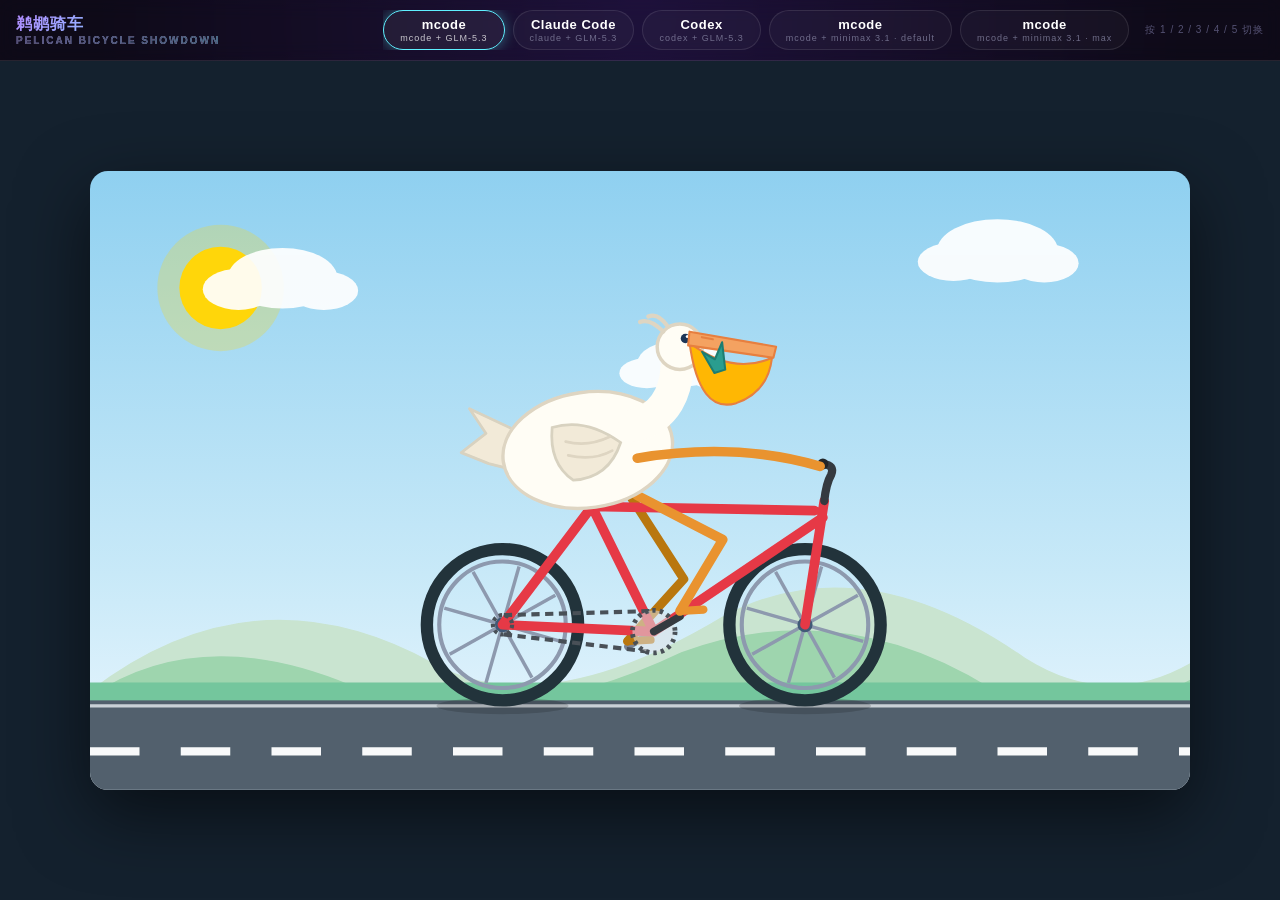
<file: pelican-bicycle/index.html>
<!DOCTYPE html>
<html lang="zh-CN">
<head>
<meta charset="UTF-8">
<meta name="viewport" content="width=device-width, initial-scale=1.0">
<title>鹈鹕骑车 · 五版对决 — Pelican Bicycle Showdown</title>
<style>
  *, *::before, *::after { box-sizing: border-box; margin: 0; padding: 0; }
  :root { --bg:#05010f; --line:rgba(255,255,255,.1); --dim:#8b8aa8; --faint:#555274; }
  html, body { height: 100%; }
  body {
    display: flex; flex-direction: column; overflow: hidden;
    background: radial-gradient(ellipse at top, #150833 0%, #05010f 60%);
    color: #fff;
    font-family: -apple-system, BlinkMacSystemFont, "Segoe UI", "PingFang SC", "Microsoft YaHei", sans-serif;
  }
  header {
    display: flex; align-items: center; gap: 16px; flex-wrap: wrap;
    padding: 10px 16px;
    border-bottom: 1px solid var(--line);
    background: rgba(255,255,255,.04);
    backdrop-filter: blur(10px); -webkit-backdrop-filter: blur(10px);
  }
  h1 {
    font-size: 16px; font-weight: 800; letter-spacing: 1px; white-space: nowrap;
    background: linear-gradient(135deg, #b18cff, #5ff0ff);
    -webkit-background-clip: text; background-clip: text; color: transparent;
  }
  h1 .en { font-size: 10px; letter-spacing: 2px; color: var(--faint); display: block; -webkit-text-fill-color: var(--faint); font-weight: 700; }
  .tabs { display: flex; gap: 8px; margin-left: auto; overflow-x: auto; scrollbar-width: none; }
  .tabs::-webkit-scrollbar { display: none; }
  .tab {
    --ac: #5ff0ff;
    appearance: none; cursor: pointer; font-family: inherit;
    border: 1px solid var(--line); border-radius: 999px;
    background: rgba(255,255,255,.03); color: var(--dim);
    padding: 6px 16px; white-space: nowrap; text-align: center;
    transition: border-color .2s, box-shadow .2s, background .2s, color .2s;
  }
  .tab b { display: block; font-size: 13px; color: #fff; letter-spacing: .5px; }
  .tab small { display: block; font-size: 9px; letter-spacing: 1px; opacity: .75; margin-top: 1px; }
  .tab:hover { border-color: var(--ac); }
  .tab.on { color: #fff; border-color: var(--ac); background: rgba(255,255,255,.06); box-shadow: 0 0 18px -6px var(--ac); }
  .hint { font-size: 10px; color: var(--faint); letter-spacing: 1px; }
  iframe { flex: 1; width: 100%; border: 0; display: block; }
  @media (max-width: 640px) {
    header { gap: 10px; padding: 8px 10px; }
    h1 { font-size: 14px; }
    .tabs { margin-left: 0; width: 100%; order: 3; }
    .hint { display: none; }
  }
</style>
</head>
<body>
  <header>
    <h1>鹈鹕骑车<span class="en">PELICAN BICYCLE SHOWDOWN</span></h1>
    <nav class="tabs" id="tabs" aria-label="选择版本"></nav>
    <span class="hint" id="hint">按 1 / 2 / 3 切换</span>
  </header>
  <iframe id="stage" title="pelican bicycle demo"></iframe>
  <script>
    const VERSIONS = [
      { key: "mcode",  label: "mcode",       sub: "mcode + GLM-5.3",  src: "mcode/pelican-bicycle.html",  ac: "#5ff0ff" },
      { key: "claude", label: "Claude Code", sub: "claude + GLM-5.3", src: "claude/pelican-bicycle.html", ac: "#ff5af7" },
      { key: "codex",  label: "Codex",       sub: "codex + GLM-5.3",  src: "codex/pelican-bike.html",     ac: "#b18cff" },
      { key: "mcode-minimax-default", label: "mcode", sub: "mcode + minimax 3.1 · default", docTitle: "mcode + minimax 3.1 · default", src: "mcode-minimax-default/pelican-bike.html", ac: "#ffb347" },
      { key: "mcode-minimax-max",      label: "mcode", sub: "mcode + minimax 3.1 · max",      docTitle: "mcode + minimax 3.1 · max",      src: "mcode-minimax-max/pelican-bike.html",      ac: "#7cff6b" }
    ];
    const tabs = document.getElementById("tabs");
    const stage = document.getElementById("stage");
    document.getElementById("hint").textContent = "按 " + VERSIONS.map((v, i) => i + 1).join(" / ") + " 切换";
    VERSIONS.forEach((v, i) => {
      const b = document.createElement("button");
      b.className = "tab";
      b.style.setProperty("--ac", v.ac);
      b.innerHTML = "<b>" + v.label + "</b><small>" + v.sub + "</small>";
      b.setAttribute("aria-pressed", "false");
      b.addEventListener("click", () => select(v.key));
      b.dataset.key = v.key;
      tabs.appendChild(b);
    });
    function select(key) {
      const v = VERSIONS.find(x => x.key === key) || VERSIONS[0];
      tabs.querySelectorAll(".tab").forEach(t => {
        const on = t.dataset.key === v.key;
        t.classList.toggle("on", on);
        t.setAttribute("aria-pressed", on);
      });
      if (!stage.src.endsWith(v.src)) stage.src = v.src;
      if (location.hash !== "#" + v.key) history.replaceState(null, "", "#" + v.key);
      document.title = "鹈鹕骑车 · " + (v.docTitle || v.label) + " — Pelican Bicycle Showdown";
    }
    document.addEventListener("keydown", e => {
      if (e.target.tagName === "INPUT" || e.target.tagName === "TEXTAREA") return;
      const i = Number(e.key) - 1;
      if (Number.isInteger(i) && i >= 0 && i < VERSIONS.length) select(VERSIONS[i].key);
    });
    select((location.hash || "#mcode").slice(1));
  </script>
</body>
</html>
</file>
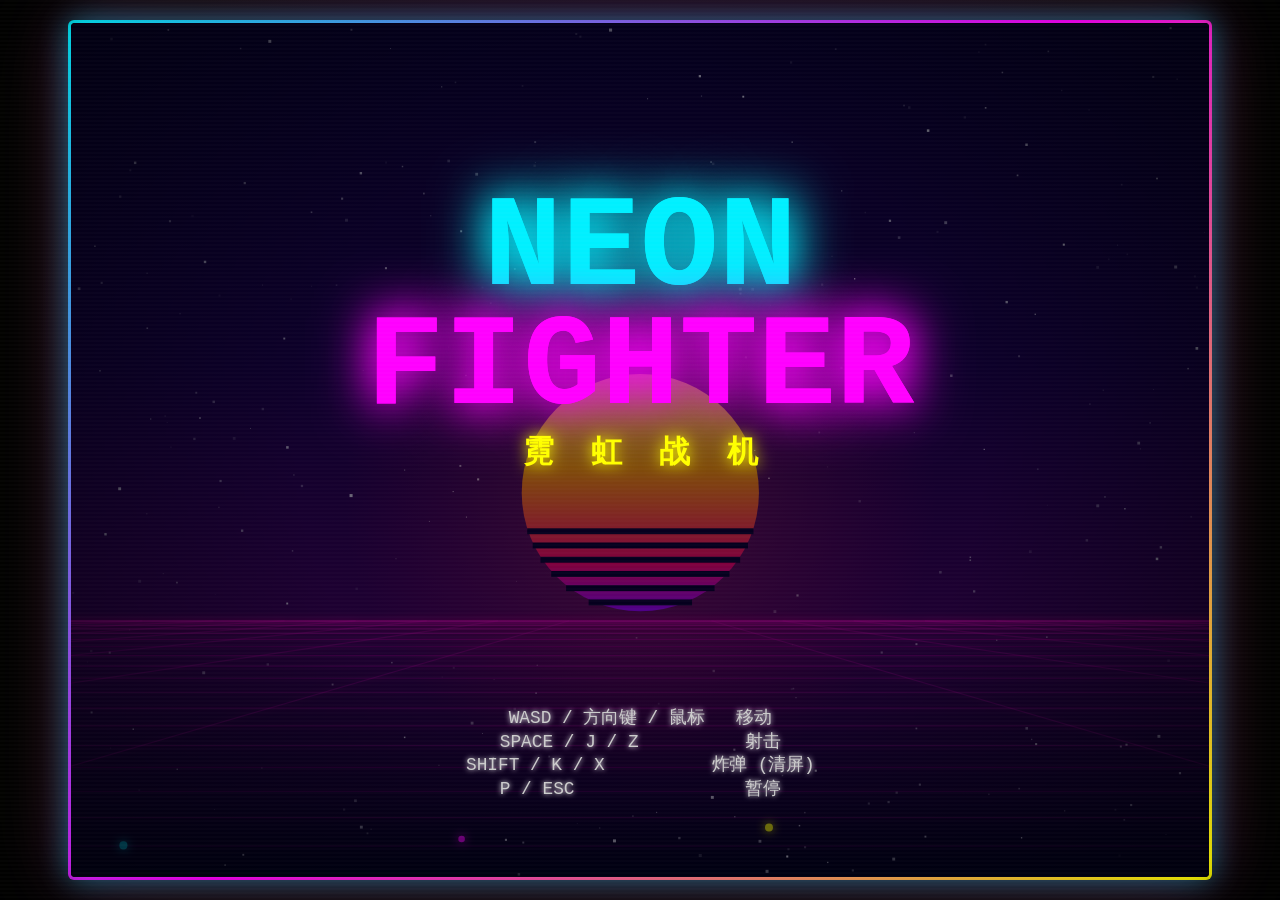
<file: shootit/index.html>
<!DOCTYPE html>
<html lang="zh-CN">
<head>
  <meta charset="UTF-8">
  <meta name="viewport" content="width=device-width, initial-scale=1.0, maximum-scale=1.0, user-scalable=no, viewport-fit=cover">
  <meta name="apple-mobile-web-app-capable" content="yes">
  <meta name="mobile-web-app-capable" content="yes">
  <meta name="theme-color" content="#000000">
  <title>霓虹战机 - Neon Fighter</title>
  <link rel="stylesheet" href="styles.css">
</head>
<body>
  <div id="game-wrap">
    <canvas id="game" width="960" height="720"></canvas>
  </div>

  <!-- 移动端虚拟按键 -->
  <div id="touch-controls" aria-hidden="true">
    <div class="tc-pad">
      <button class="tc-btn tc-up"    data-key="up"    type="button" aria-label="上">▲</button>
      <button class="tc-btn tc-left"  data-key="left"  type="button" aria-label="左">◀</button>
      <button class="tc-btn tc-right" data-key="right" type="button" aria-label="右">▶</button>
      <button class="tc-btn tc-down"  data-key="down"  type="button" aria-label="下">▼</button>
    </div>
    <div class="tc-actions">
      <button class="tc-fire"  data-key="fire"  type="button" aria-label="射击">●</button>
      <button class="tc-bomb"  data-key="bomb"  type="button" aria-label="炸弹">◆</button>
    </div>
  </div>

  <!-- 竖屏提示 -->
  <div id="rotate-hint" aria-live="polite">
    <div class="rh-phone">📱↻</div>
    <div class="rh-title">建议横屏体验</div>
    <div class="rh-sub">为了更好的游戏体验,请将设备旋转至横屏模式</div>
    <button id="rh-continue" type="button">继续竖屏游戏</button>
  </div>

  <script src="game.js"></script>
</body>
</html>
</file>
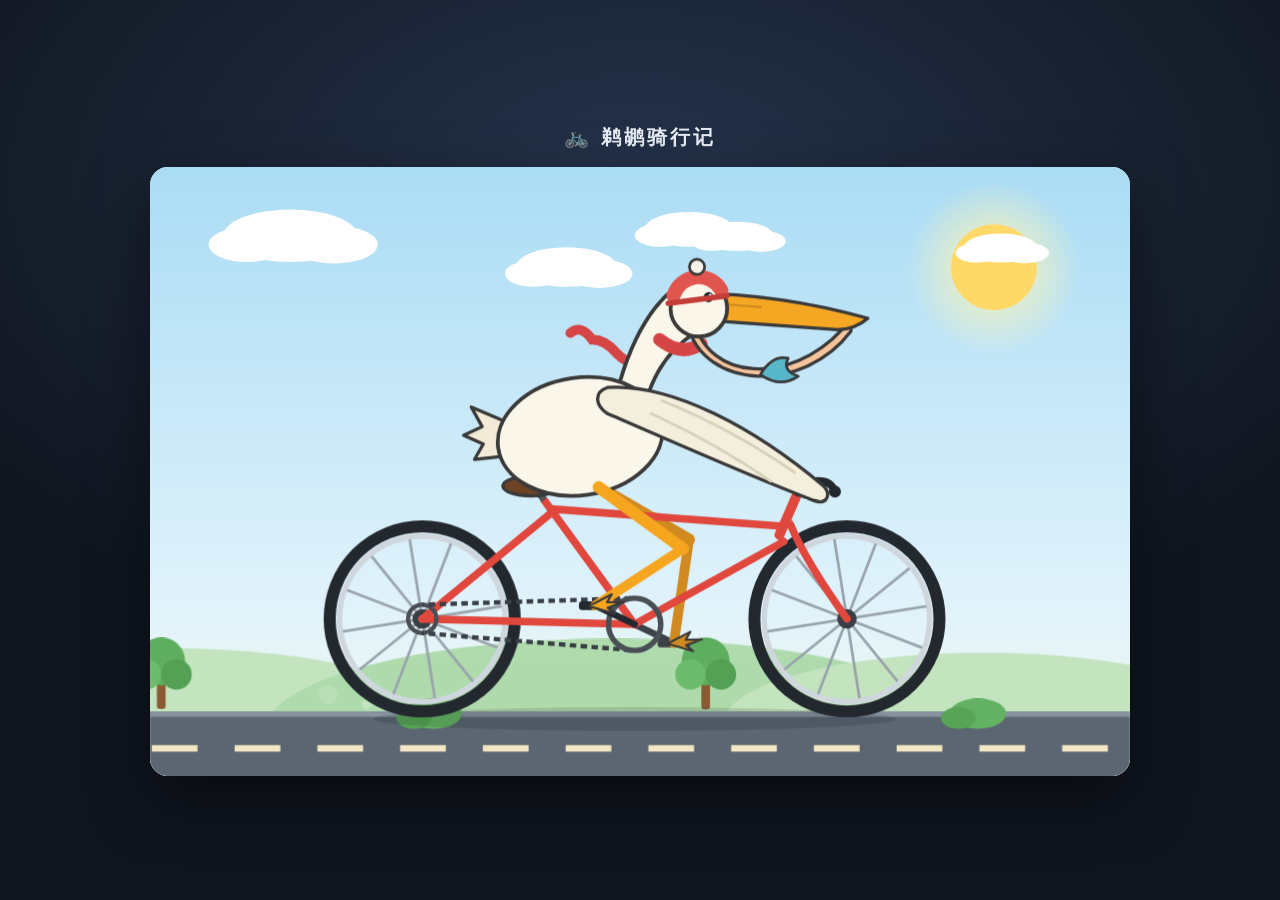
<file: pelican-bicycle/claude/pelican-bicycle.html>
<!DOCTYPE html>
<html lang="zh-CN">
<head>
<meta charset="UTF-8" />
<meta name="viewport" content="width=device-width, initial-scale=1" />
<title>鹈鹕骑自行车 · SVG 动画</title>
<style>
  :root { color-scheme: dark; }
  body {
    margin: 0;
    min-height: 100vh;
    display: flex;
    flex-direction: column;
    align-items: center;
    justify-content: center;
    gap: 16px;
    background: radial-gradient(1200px 700px at 50% 20%, #24324a, #10151f 70%);
    font-family: system-ui, -apple-system, "PingFang SC", "Microsoft YaHei", sans-serif;
  }
  h1 {
    color: #e8edf5;
    font-size: 20px;
    font-weight: 600;
    letter-spacing: 3px;
    margin: 0;
  }
  .scene {
    width: min(94vw, 980px);
    border-radius: 18px;
    overflow: hidden;
    box-shadow: 0 24px 60px rgba(0, 0, 0, .5);
  }
  svg { display: block; width: 100%; height: auto; background: #cfe9f7; }

  /* 身后的速度线 */
  .speedline {
    stroke: #ffffff;
    stroke-width: 4;
    stroke-linecap: round;
    opacity: 0;
    animation: zoom .9s linear infinite;
  }
  .speedline:nth-child(2) { animation-delay: .3s; }
  .speedline:nth-child(3) { animation-delay: .6s; }
  @keyframes zoom {
    0%   { opacity: 0;  transform: translateX(60px); }
    15%  { opacity: .75; }
    100% { opacity: 0;  transform: translateX(-150px); }
  }
  @media (prefers-reduced-motion: reduce) {
    .speedline { animation: none; }
  }
</style>
</head>
<body>

<h1>🚲 鹈鹕骑行记</h1>

<div class="scene">
<svg id="stage" viewBox="0 0 900 560" role="img"
     aria-label="一只戴着毛线帽、围着围巾的鹈鹕骑着自行车向前行驶，嘴里还兜着一条小鱼">
  <defs>
    <linearGradient id="sky" x1="0" y1="0" x2="0" y2="1">
      <stop offset="0"   stop-color="#aadcf5"/>
      <stop offset="0.7" stop-color="#dff2fb"/>
      <stop offset="1"   stop-color="#f2f9ee"/>
    </linearGradient>
    <radialGradient id="sunGlow">
      <stop offset="0" stop-color="#fff3b0"/>
      <stop offset="1" stop-color="#fff3b0" stop-opacity="0"/>
    </radialGradient>

    <g id="cloud">
      <ellipse cx="0"   cy="0" rx="46" ry="18" fill="#fff"/>
      <ellipse cx="-30" cy="6" rx="26" ry="12" fill="#fff"/>
      <ellipse cx="30"  cy="6" rx="30" ry="13" fill="#fff"/>
    </g>
    <g id="tree">
      <rect x="-4" y="-34" width="8" height="34" rx="3" fill="#8a5a33"/>
      <circle cx="0"   cy="-44" r="22" fill="#5fae5f"/>
      <circle cx="-14" cy="-32" r="14" fill="#6dbb6d"/>
      <circle cx="14"  cy="-32" r="14" fill="#54a054"/>
    </g>
    <g id="bush">
      <ellipse cx="0"   cy="0" rx="26" ry="14" fill="#63b263"/>
      <ellipse cx="-18" cy="4" rx="16" ry="10" fill="#57a457"/>
    </g>
  </defs>

  <!-- ============ 天空 ============ -->
  <rect x="0" y="0" width="900" height="560" fill="url(#sky)"/>
  <circle cx="775" cy="92" r="80" fill="url(#sunGlow)"/>
  <circle id="sun" cx="775" cy="92" r="38" fill="#ffd968"/>
  <g id="clouds"></g>

  <!-- ============ 远山（慢速视差） ============ -->
  <g id="hills" opacity="0.9">
    <g id="hillsA">
      <ellipse cx="150" cy="512" rx="260" ry="70"  fill="#bfe3b8"/>
      <ellipse cx="560" cy="518" rx="320" ry="85"  fill="#a9d8a4"/>
      <ellipse cx="900" cy="512" rx="240" ry="66"  fill="#bfe3b8"/>
    </g>
  </g>

  <!-- ============ 路面 ============ -->
  <rect x="0" y="500" width="900" height="60" fill="#5b6672"/>
  <rect x="0" y="500" width="900" height="5"  fill="#8792a0"/>
  <line id="roadDash" x1="0" y1="534" x2="900" y2="534"
        stroke="#f2e6c4" stroke-width="6" stroke-dasharray="42 34"/>

  <!-- ============ 路旁树木（全速滚动） ============ -->
  <g id="props">
    <g id="propsA">
      <use href="#tree" x="140"  y="498"/>
      <use href="#bush" x="370"  y="502"/>
      <use href="#tree" x="620"  y="498"/>
      <use href="#bush" x="870"  y="502"/>
      <use href="#tree" x="1120" y="498"/>
      <use href="#bush" x="1370" y="502"/>
      <use href="#tree" x="1620" y="498"/>
    </g>
  </g>

  <!-- 车轮在地上的投影 -->
  <ellipse id="shadow" cx="0" cy="0" rx="235" ry="11" fill="#000" opacity="0.12"
           transform="translate(445 507)"/>

  <!-- 后轮扬起的小灰尘 -->
  <circle id="puff0" cx="195" cy="492" r="5" fill="#fff" opacity="0"/>
  <circle id="puff1" cx="195" cy="492" r="5" fill="#fff" opacity="0"/>

  <!-- ============ 远侧曲柄 + 脚蹬（在车架后面） ============ -->
  <line id="crankFar" x1="445" y1="420" x2="405" y2="420" stroke="#3d4148" stroke-width="6" stroke-linecap="round"/>
  <rect id="pedalFar" x="-15" y="-4" width="30" height="8" rx="3" fill="#3d4148"/>

  <!-- ============ 远侧腿 ============ -->
  <line id="thighFar" x1="412" y1="294" x2="460" y2="350" stroke="#d18a1f" stroke-width="11" stroke-linecap="round"/>
  <line id="shinFar"  x1="460" y1="350" x2="445" y2="420" stroke="#d18a1f" stroke-width="9"  stroke-linecap="round"/>
  <path id="footFar"  d="M -6,0 L 16,-9 L 11,-2 L 26,-1 L 11,3 L 17,9 Z"
        fill="#d18a1f" stroke="#3a3a3a" stroke-width="2" stroke-linejoin="round"/>

  <!-- ============ 车轮 ============ -->
  <g transform="translate(250,415)">
    <circle r="85" fill="none" stroke="#23272e" stroke-width="11"/>
    <circle r="76" fill="none" stroke="#cfd6dd" stroke-width="5"/>
    <g id="rearSpokes" stroke="#9aa4ad" stroke-width="2.5">
      <line x1="-74" y1="0"   x2="74"  y2="0"/>
      <line x1="-64" y1="-37" x2="64"  y2="37"/>
      <line x1="-37" y1="-64" x2="37"  y2="64"/>
      <line x1="0"   y1="-74" x2="0"   y2="74"/>
      <line x1="-37" y1="64"  x2="37"  y2="-64"/>
      <line x1="-64" y1="37"  x2="64"  y2="-37"/>
    </g>
    <circle r="9" fill="#3a3f46"/>
    <circle r="3" fill="#cfd6dd"/>
  </g>
  <g transform="translate(640,415)">
    <circle r="85" fill="none" stroke="#23272e" stroke-width="11"/>
    <circle r="76" fill="none" stroke="#cfd6dd" stroke-width="5"/>
    <g id="frontSpokes" stroke="#9aa4ad" stroke-width="2.5">
      <line x1="-74" y1="0"   x2="74"  y2="0"/>
      <line x1="-64" y1="-37" x2="64"  y2="37"/>
      <line x1="-37" y1="-64" x2="37"  y2="64"/>
      <line x1="0"   y1="-74" x2="0"   y2="74"/>
      <line x1="-37" y1="64"  x2="37"  y2="-64"/>
      <line x1="-64" y1="37"  x2="64"  y2="-37"/>
    </g>
    <circle r="9" fill="#3a3f46"/>
    <circle r="3" fill="#cfd6dd"/>
  </g>

  <!-- ============ 车架 ============ -->
  <g stroke="#e0483e" stroke-width="7" stroke-linecap="round" fill="none">
    <line x1="250" y1="415" x2="445" y2="420"/>   <!-- 后下叉 -->
    <line x1="250" y1="415" x2="368" y2="318"/>   <!-- 后上叉 -->
    <line x1="445" y1="420" x2="362" y2="306"/>   <!-- 座管 -->
    <line x1="445" y1="420" x2="582" y2="344"/>   <!-- 下管 -->
    <line x1="368" y1="314" x2="582" y2="330"/>   <!-- 上管 -->
    <path d="M 588,328 Q 602,362 640,415"/>       <!-- 前叉 -->
  </g>
  <line x1="578" y1="338" x2="595" y2="299" stroke="#e0483e" stroke-width="9" stroke-linecap="round"/>

  <!-- 链条 + 飞轮 + 牙盘 -->
  <circle cx="250" cy="415" r="13" fill="none" stroke="#4a4f55" stroke-width="4"/>
  <line class="chain" x1="250" y1="402" x2="445" y2="396" stroke="#3a3f46" stroke-width="4" stroke-dasharray="6 4"/>
  <line class="chain" x1="250" y1="428" x2="445" y2="444" stroke="#3a3f46" stroke-width="4" stroke-dasharray="6 4"/>
  <circle cx="445" cy="420" r="24" fill="none" stroke="#4a4f55" stroke-width="5"/>

  <!-- 车座 -->
  <line x1="362" y1="306" x2="354" y2="296" stroke="#555" stroke-width="6"/>
  <ellipse cx="350" cy="293" rx="26" ry="9" fill="#6d4326" stroke="#3a3a3a" stroke-width="3"/>

  <!-- 车把 -->
  <path d="M 595,299 L 601,290 Q 624,284 629,298" fill="none" stroke="#23272e" stroke-width="7" stroke-linecap="round"/>
  <circle cx="629" cy="298" r="5.5" fill="#23272e"/>

  <!-- ============ 近侧曲柄 + 脚蹬 ============ -->
  <line id="crankNear" x1="445" y1="420" x2="485" y2="420" stroke="#23272e" stroke-width="6" stroke-linecap="round"/>
  <rect id="pedalNear" x="-15" y="-4" width="30" height="8" rx="3" fill="#23272e"/>

  <!-- ============ 鹈鹕（整体随蹬踏轻微起伏） ============ -->
  <g id="rider">
    <!-- 飘在身后的围巾尾巴 -->
    <path id="scarfTail" d="M 464,170 Q 446,178 428,168 Q 416,162 406,156 Q 395,152 386,150"
          fill="none" stroke="#d64545" stroke-width="9" stroke-linecap="round"/>

    <!-- 尾羽 -->
    <path d="M 335,235 L 295,218 L 305,236 L 288,244 L 306,252 L 298,266 L 336,262 Z"
          fill="#f3ead7" stroke="#3a3a3a" stroke-width="3" stroke-linejoin="round"/>

    <!-- 远侧翅膀（搭向车把） -->
    <path d="M 428,208 C 470,232 540,262 604,294"
          fill="none" stroke="#e8dfc8" stroke-width="16" stroke-linecap="round"/>

    <!-- 脖子 -->
    <path d="M 488,106 C 460,120 436,165 424,226 L 448,244 C 456,196 472,168 500,150 Z"
          fill="#fbf6ea" stroke="#3a3a3a" stroke-width="3.5" stroke-linejoin="round"/>

    <!-- 围巾脖圈 -->
    <path d="M 468,156 q 20,16 38,4" fill="none" stroke="#d64545" stroke-width="12" stroke-linecap="round"/>

    <!-- 身体 -->
    <ellipse cx="395" cy="245" rx="76" ry="54" transform="rotate(-8 395 245)"
             fill="#fbf6ea" stroke="#3a3a3a" stroke-width="3.5"/>

    <!-- 头部（微微摆动） -->
    <g id="headG">
      <!-- 喉囊 -->
      <path d="M 500,138 C 512,196 588,200 636,150 C 640,146 646,148 644,152 C 600,208 508,204 494,142 Z"
            fill="#f6c39a" stroke="#3a3a3a" stroke-width="3" stroke-linejoin="round"/>
      <!-- 囊里探头的小鱼 -->
      <g id="fish">
        <path d="M 560,190 q 14,-16 28,-10 q -8,10 6,18 q -18,8 -34,-8 Z"
              fill="#58b7c9" stroke="#3a3a3a" stroke-width="2.5" stroke-linejoin="round"/>
      </g>
      <!-- 上喙 -->
      <path d="M 500,114 Q 580,116 660,140 Q 648,150 632,150 L 498,138 Q 496,124 500,114 Z"
            fill="#f5a623" stroke="#3a3a3a" stroke-width="3" stroke-linejoin="round"/>
      <line x1="522" y1="124" x2="562" y2="128" stroke="#d18a1f" stroke-width="2" stroke-linecap="round"/>
      <!-- 头 -->
      <circle cx="505" cy="128" r="26" fill="#fbf6ea" stroke="#3a3a3a" stroke-width="3.5"/>
      <!-- 眼睛（会眨） -->
      <ellipse id="eye" cx="514" cy="118" rx="4.6" ry="4.6" fill="#23272e"/>
      <circle cx="515.6" cy="116.4" r="1.4" fill="#fff"/>
      <!-- 毛线帽 -->
      <path d="M 482,116 A 24,24 0 0 1 526,112" fill="none" stroke="#e0564e" stroke-width="13" stroke-linecap="round"/>
      <line x1="477" y1="123" x2="531" y2="117" stroke="#c23e37" stroke-width="5" stroke-linecap="round"/>
      <circle cx="504" cy="90" r="7" fill="#f6f2e8" stroke="#3a3a3a" stroke-width="2.5"/>
    </g>

    <!-- 近侧翅膀（伸向车把） -->
    <g>
      <path d="M 420,200 C 480,196 556,238 618,290 C 626,298 622,308 610,304 C 552,282 476,248 420,224 C 408,216 408,204 420,200 Z"
            fill="#f4eedd" stroke="#3a3a3a" stroke-width="3" stroke-linejoin="round"/>
      <path d="M 470,212 q 64,26 122,66" fill="none" stroke="#d9d0ba" stroke-width="2.5" stroke-linecap="round"/>
      <path d="M 460,224 q 58,26 110,62"  fill="none" stroke="#d9d0ba" stroke-width="2.5" stroke-linecap="round"/>
    </g>
  </g>

  <!-- ============ 近侧腿（盖在车架之上） ============ -->
  <line id="thighNear" x1="412" y1="294" x2="465" y2="348" stroke="#f6a51f" stroke-width="11" stroke-linecap="round"/>
  <line id="shinNear"  x1="465" y1="348" x2="485" y2="420" stroke="#f6a51f" stroke-width="9"  stroke-linecap="round"/>
  <path id="footNear"  d="M -6,0 L 16,-9 L 11,-2 L 26,-1 L 11,3 L 17,9 Z"
        fill="#f6a51f" stroke="#3a3a3a" stroke-width="2" stroke-linejoin="round"/>

  <!-- ============ 速度线 ============ -->
  <g id="speed" transform="translate(40,0)">
    <line class="speedline" x1="0"  y1="205" x2="72" y2="205"/>
    <line class="speedline" x1="10" y1="275" x2="82" y2="275"/>
    <line class="speedline" x1="0"  y1="345" x2="64" y2="345"/>
  </g>
</svg>
</div>

<script>
(() => {
  const $ = id => document.getElementById(id);
  const TAU = Math.PI * 2;

  // ---------- 场景参数 ----------
  const WHEEL_R      = 85;    // 车轮半径
  const WHEEL_PERIOD = 1.05;  // 车轮转一圈的秒数
  const CRANK_PERIOD = 2.1;   // 曲柄转一圈的秒数
  const V = TAU * WHEEL_R / WHEEL_PERIOD;   // 地面线速度 px/s

  const BB = { x: 445, y: 420 };           // 中轴（曲柄中心）
  const CRANK_R = 40;                      // 曲柄长度
  const HIP = { x: 412, y: 294 };          // 髋关节
  const THIGH = 96, SHIN = 96;             // 大腿 / 小腿长度

  // ---------- 云朵 ----------
  const cloudTpl = $('cloud');
  const cloudsG = $('clouds');
  const clouds = [];
  for (let i = 0; i < 5; i++) {
    const el = cloudTpl.cloneNode(true);
    el.removeAttribute('id');
    cloudsG.appendChild(el);
    clouds.push({
      el,
      x: 80 + Math.random() * 820,
      y: 45 + Math.random() * 110,
      s: 0.6 + Math.random() * 0.8,
      v: 10 + Math.random() * 22,
    });
  }

  // ---------- 无缝滚动的第二份远山 / 树木 ----------
  const hillsA = $('hillsA');
  const hills2 = hillsA.cloneNode(true);
  hills2.removeAttribute('id');
  hills2.setAttribute('transform', 'translate(1800,0)');
  hillsA.parentNode.appendChild(hills2);

  const propsA = $('propsA');
  const props2 = propsA.cloneNode(true);
  props2.removeAttribute('id');
  props2.setAttribute('transform', 'translate(1800,0)');
  propsA.parentNode.appendChild(props2);

  // ---------- 两段式腿部反向运动学 ----------
  function ik(hx, hy, fx, fy, l1, l2) {
    let dx = fx - hx, dy = fy - hy;
    let d = Math.hypot(dx, dy);
    if (d > l1 + l2 - 0.5) {              // 腿够不着时夹一下
      const s = (l1 + l2 - 0.5) / d;
      dx *= s; dy *= s; d = l1 + l2 - 0.5;
    }
    const a = (l1 * l1 - l2 * l2 + d * d) / (2 * d);
    const h = Math.sqrt(Math.max(0, l1 * l1 - a * a));
    const ux = dx / d, uy = dy / d;
    const mx = hx + a * ux, my = hy + a * uy;
    // 两个解里取膝盖朝前（+x，行进方向）的那个
    let kx = mx - uy * h, ky = my + ux * h;
    const kx2 = mx + uy * h, ky2 = my - ux * h;
    if (kx2 > kx) { kx = kx2; ky = ky2; }
    return { fx: hx + dx, fy: hy + dy, kx, ky };
  }

  const legNear = { thigh: $('thighNear'), shin: $('shinNear'), foot: $('footNear') };
  const legFar  = { thigh: $('thighFar'),  shin: $('shinFar'),  foot: $('footFar')  };

  function setLeg(L, foot, rot) {
    const r = ik(HIP.x, HIP.y, foot.x, foot.y, THIGH, SHIN);
    L.thigh.setAttribute('x1', HIP.x);          L.thigh.setAttribute('y1', HIP.y);
    L.thigh.setAttribute('x2', r.kx.toFixed(1)); L.thigh.setAttribute('y2', r.ky.toFixed(1));
    L.shin.setAttribute('x1', r.kx.toFixed(1));  L.shin.setAttribute('y1', r.ky.toFixed(1));
    L.shin.setAttribute('x2', r.fx.toFixed(1));  L.shin.setAttribute('y2', r.fy.toFixed(1));
    L.foot.setAttribute('transform',
      `translate(${r.fx.toFixed(1)} ${r.fy.toFixed(1)}) rotate(${rot.toFixed(1)})`);
  }

  function setPedal(crank, pedal, p) {
    crank.setAttribute('x2', p.x.toFixed(1));
    crank.setAttribute('y2', p.y.toFixed(1));
    pedal.setAttribute('transform', `translate(${p.x.toFixed(1)} ${p.y.toFixed(1)})`);
  }

  // ---------- 围巾飘动 ----------
  function scarfPath(t) {
    const pts = [[446, 178], [428, 168], [406, 156], [386, 150]];
    let d = 'M 464,170';
    let px = 464, py = 170;
    for (let i = 0; i < pts.length; i++) {
      const [x, y] = pts[i];
      const mx = (px + x) / 2;
      const my = (py + y) / 2 + Math.sin(t * 7 - i * 1.4) * (4 + i * 3);
      d += ` Q ${mx.toFixed(1)},${my.toFixed(1)} ${x},${y}`;
      px = x; py = y;
    }
    return d;
  }

  const chains = document.querySelectorAll('.chain');

  // ---------- 主更新 ----------
  function update(t, dt) {
    // 车轮辐条
    const wa = (t / WHEEL_PERIOD) * 360;
    $('rearSpokes').setAttribute('transform', `rotate(${wa.toFixed(1)})`);
    $('frontSpokes').setAttribute('transform', `rotate(${wa.toFixed(1)})`);

    // 曲柄与踏板
    const theta = (t / CRANK_PERIOD) * TAU;
    const c = Math.cos(theta), s = Math.sin(theta);
    const pNear = { x: BB.x + CRANK_R * c, y: BB.y + CRANK_R * s };
    const pFar  = { x: BB.x - CRANK_R * c, y: BB.y - CRANK_R * s };
    setPedal($('crankNear'), $('pedalNear'), pNear);
    setPedal($('crankFar'),  $('pedalFar'),  pFar);
    const wobble = 12 * Math.sin(theta);
    setLeg(legNear, pNear, wobble);
    setLeg(legFar,  pFar,  wobble);

    // 身体随蹬踏起伏，头部轻摆
    const bob = Math.sin(2 * theta) * 3.2;
    $('rider').setAttribute('transform', `translate(0 ${bob.toFixed(2)})`);
    $('headG').setAttribute('transform', `rotate(${(Math.sin(theta) * 2.4).toFixed(2)} 462 182)`);

    // 链条流动
    const chainOff = -((t * 80) % 10);
    chains.forEach(el => el.style.strokeDashoffset = chainOff);

    // 视差滚动：树木全速、远山慢速、路面虚线
    $('props').setAttribute('transform', `translate(${(-((V * t) % 1800)).toFixed(1)} 0)`);
    $('hills').setAttribute('transform', `translate(${(-((V * 0.22 * t) % 1800)).toFixed(1)} 0)`);
    $('roadDash').style.strokeDashoffset = -((V * t) % 76);

    // 云
    for (const cl of clouds) {
      cl.x -= (cl.v + V * 0.05) * dt;
      if (cl.x < -140) { cl.x = 1040; cl.y = 45 + Math.random() * 110; }
      cl.el.setAttribute('transform',
        `translate(${cl.x.toFixed(1)} ${cl.y.toFixed(1)}) scale(${cl.s.toFixed(2)})`);
    }

    // 围巾、小鱼、眨眼、太阳呼吸、投影
    $('scarfTail').setAttribute('d', scarfPath(t));
    $('fish').setAttribute('transform', `rotate(${(Math.sin(t * 9) * 10).toFixed(1)} 560 188)`);
    const bt = t % 3.6;
    $('eye').setAttribute('ry', (bt > 3.42 && bt < 3.56) ? 0.6 : 4.6);
    $('sun').setAttribute('r', (38 + Math.sin(t * 1.3) * 1.5).toFixed(1));
    $('shadow').setAttribute('transform',
      `translate(445 507) scale(${(1 + Math.sin(2 * theta) * 0.03).toFixed(3)} 1)`);

    // 后轮扬尘
    for (let i = 0; i < 2; i++) {
      const p = ((t * 0.85) + i * 0.5) % 1;
      const el = $('puff' + i);
      el.setAttribute('cx', (200 - p * 70).toFixed(1));
      el.setAttribute('cy', (494 - p * 18).toFixed(1));
      el.setAttribute('r', (4 + p * 9).toFixed(1));
      el.setAttribute('opacity', (0.28 * (1 - p)).toFixed(2));
    }
  }

  // ---------- 循环 ----------
  const reduced = matchMedia('(prefers-reduced-motion: reduce)').matches;
  let last = performance.now();
  function frame(now) {
    const dt = Math.min(0.05, (now - last) / 1000);
    last = now;
    update(now / 1000, dt);
    if (!reduced) requestAnimationFrame(frame);
  }
  update(0, 0);                                  // 静态首帧
  if (!reduced) requestAnimationFrame(n => { last = n; frame(n); });
})();
</script>
</body>
</html>
</file>
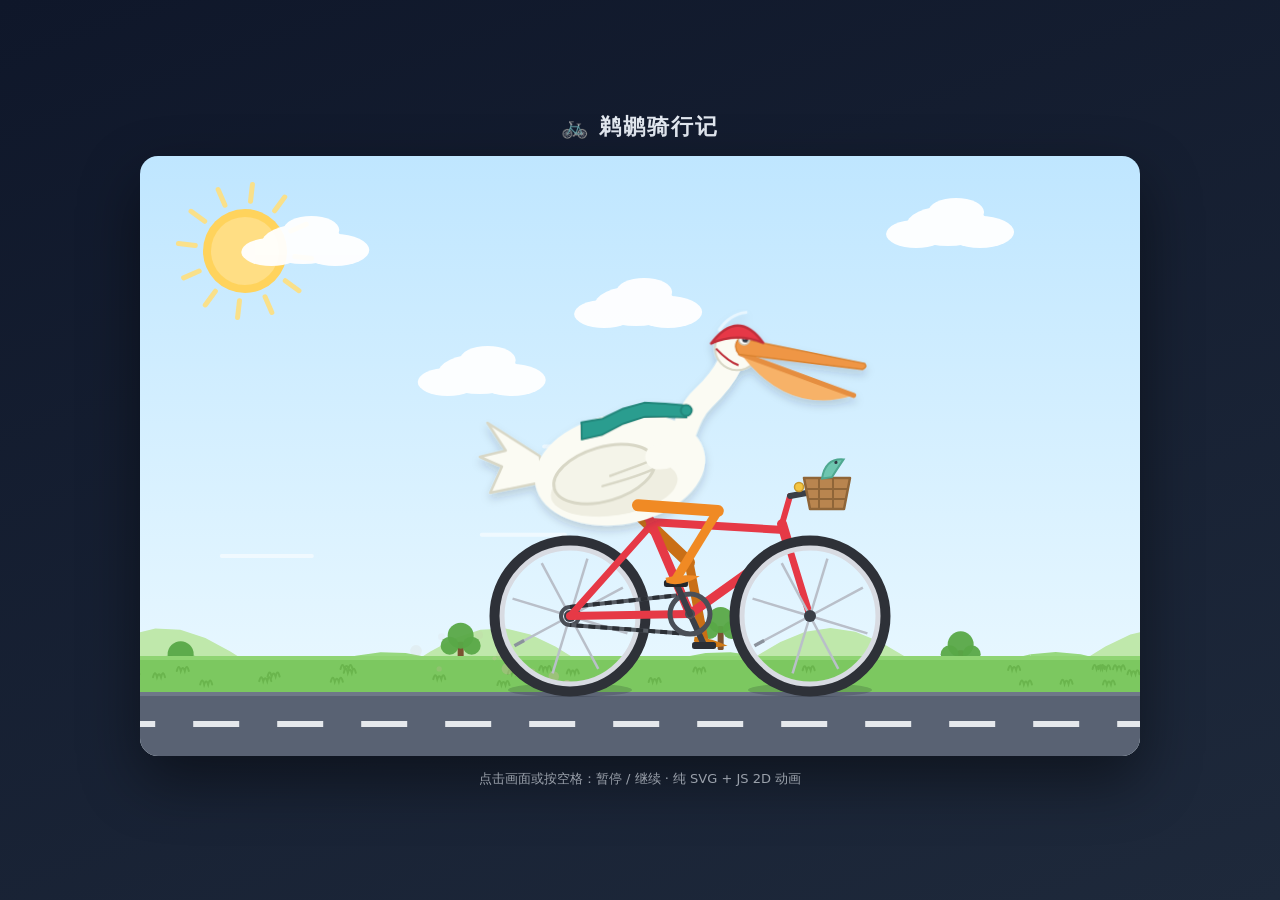
<file: pelican-bicycle/codex/pelican-bike.html>
<!DOCTYPE html>
<html lang="zh-CN">
<head>
<meta charset="utf-8">
<meta name="viewport" content="width=device-width, initial-scale=1">
<title>🚲 鹈鹕骑行记</title>
<style>
  body {
    margin: 0;
    min-height: 100vh;
    display: flex;
    flex-direction: column;
    align-items: center;
    justify-content: center;
    gap: 14px;
    background: linear-gradient(160deg, #0f172a, #1e293b);
    font-family: "PingFang SC", "Microsoft YaHei", system-ui, sans-serif;
    color: #e2e8f0;
  }
  h1 { font-size: 22px; letter-spacing: 2px; margin: 0; }
  .stage { width: min(96vw, 1000px); }
  svg {
    display: block;
    width: 100%;
    height: auto;
    border-radius: 18px;
    box-shadow: 0 24px 60px rgba(0, 0, 0, .45);
    cursor: pointer;
  }
  .hint { font-size: 13px; opacity: .65; margin: 0; }
</style>
</head>
<body>
<h1>🚲 鹈鹕骑行记</h1>
<div class="stage">
<svg id="scene" viewBox="0 0 1000 600" role="img" aria-label="一只戴头盔的鹈鹕骑着自行车的2D动画">
  <defs>
    <linearGradient id="skyG" x1="0" y1="0" x2="0" y2="1">
      <stop offset="0" stop-color="#bfe6ff"/>
      <stop offset="1" stop-color="#eefaff"/>
    </linearGradient>
    <filter id="softShadow" x="-20%" y="-20%" width="140%" height="140%">
      <feDropShadow dx="0" dy="5" stdDeviation="4" flood-color="#1e293b" flood-opacity="0.18"/>
    </filter>
  </defs>

  <!-- 天空 -->
  <rect x="0" y="0" width="1000" height="600" fill="url(#skyG)"/>

  <!-- 太阳 -->
  <g id="sunRays" opacity="0.9"></g>
  <circle cx="105" cy="95" r="42" fill="#ffd35c"/>
  <circle cx="105" cy="95" r="34" fill="#ffde84"/>

  <!-- 云（JS 生成） -->
  <g id="cloudsLayer"></g>

  <!-- 远山 / 近山（JS 生成，视差滚动） -->
  <g id="hillsBack"></g>
  <g id="hillsFront"></g>

  <!-- 草地 -->
  <rect x="0" y="500" width="1000" height="36" fill="#7cc860"/>
  <rect x="0" y="500" width="1000" height="4" fill="#8fd473"/>
  <g id="tuftsLayer"></g>

  <!-- 公路 -->
  <rect x="0" y="536" width="1000" height="64" fill="#596273"/>
  <rect x="0" y="536" width="1000" height="4" fill="#6f7889"/>
  <g id="dashesLayer"></g>

  <!-- 车轮阴影 -->
  <ellipse cx="430" cy="534" rx="62" ry="7" fill="rgba(20,25,35,.18)"/>
  <ellipse cx="670" cy="534" rx="62" ry="7" fill="rgba(20,25,35,.18)"/>

  <!-- 速度线 & 灰尘（JS 生成） -->
  <g id="speedLayer"></g>
  <g id="dustLayer"></g>

  <!-- ============ 远侧腿 + 远侧曲柄（画在车架后面） ============ -->
  <g id="farLayer">
    <line id="farThigh" x1="491" y1="354" x2="470" y2="420" stroke="#c96f16" stroke-width="12" stroke-linecap="round"/>
    <line id="farShin" x1="470" y1="420" x2="500" y2="470" stroke="#c96f16" stroke-width="9" stroke-linecap="round"/>
    <path id="farFoot" d="M -10 2 Q 2 9 24 1 Q 8 -4 -10 -3 Z" fill="#d07a17"/>
    <line id="farCrankArm" x1="550" y1="458" x2="516" y2="458" stroke="#3a3f47" stroke-width="6" stroke-linecap="round"/>
    <rect id="farPedal" x="-12" y="-3" width="24" height="7" rx="2.5" fill="#2b2f35"/>
  </g>

  <!-- ============ 自行车 ============ -->
  <g id="bike">
    <!-- 后轮 -->
    <circle cx="430" cy="460" r="75" fill="none" stroke="#2e3138" stroke-width="11"/>
    <circle cx="430" cy="460" r="68" fill="none" stroke="#d8dbe2" stroke-width="5"/>
    <g id="rearSpokes"></g>
    <circle cx="430" cy="460" r="6" fill="#3a3f47"/>
    <circle cx="430" cy="460" r="9" fill="none" stroke="#4a4f57" stroke-width="4"/>

    <!-- 链条 -->
    <line x1="430" y1="451" x2="550" y2="438" stroke="#565b63" stroke-width="4"/>
    <line x1="550" y1="478" x2="430" y2="469" stroke="#565b63" stroke-width="4"/>
    <line id="chainDashTop" x1="430" y1="451" x2="550" y2="438" stroke="#2b2f35" stroke-width="4" stroke-dasharray="7 5"/>
    <line id="chainDashBottom" x1="550" y1="478" x2="430" y2="469" stroke="#2b2f35" stroke-width="4" stroke-dasharray="7 5"/>

    <!-- 车架 -->
    <g stroke="#e63946" stroke-linecap="round" fill="none">
      <line x1="430" y1="460" x2="550" y2="458" stroke-width="8"/>
      <line x1="430" y1="460" x2="512" y2="368" stroke-width="7"/>
      <line x1="550" y1="458" x2="508" y2="360" stroke-width="9"/>
      <line x1="550" y1="458" x2="648" y2="388" stroke-width="9"/>
      <line x1="510" y1="366" x2="644" y2="374" stroke-width="8"/>
      <line x1="642" y1="368" x2="648" y2="388" stroke-width="10"/>
      <line x1="648" y1="388" x2="670" y2="460" stroke-width="7"/>
      <line x1="642" y1="368" x2="650" y2="340" stroke-width="6"/>
      <line x1="650" y1="340" x2="672" y2="336" stroke-width="6" stroke="#3a3f47"/>
    </g>
    <circle cx="674" cy="336" r="5" fill="#23262b"/>
    <circle cx="659" cy="331" r="4.5" fill="#f4c542" stroke="#c99a2e" stroke-width="1.5"/>

    <!-- 车座 -->
    <path d="M 488 353 Q 508 344 527 353 Q 508 361 488 353 Z" fill="#23262b"/>

    <!-- 前轮 -->
    <circle cx="670" cy="460" r="75" fill="none" stroke="#2e3138" stroke-width="11"/>
    <circle cx="670" cy="460" r="68" fill="none" stroke="#d8dbe2" stroke-width="5"/>
    <g id="frontSpokes"></g>
    <circle cx="670" cy="460" r="6" fill="#3a3f47"/>

    <!-- 牙盘 -->
    <circle cx="550" cy="458" r="20" fill="none" stroke="#4a4f57" stroke-width="5"/>
    <circle cx="550" cy="458" r="5" fill="#4a4f57"/>

    <!-- 车筐 + 小鱼 -->
    <path d="M 664 322 L 710 322 L 704 353 L 670 353 Z" fill="#b9854f" stroke="#8f6538" stroke-width="2.5" stroke-linejoin="round"/>
    <path d="M 667 333 L 707 333 M 668 343 L 706 343" stroke="#8f6538" stroke-width="2"/>
    <path d="M 679 323 L 679 352 M 693 323 L 693 352" stroke="#8f6538" stroke-width="2"/>
    <g id="fish">
      <path d="M 682 322 Q 688 302 706 306 Q 697 316 692 322 Z" fill="#6ec6b0" stroke="#4fa890" stroke-width="2"/>
      <circle cx="698" cy="308" r="1.6" fill="#2f3542"/>
    </g>
  </g>

  <!-- ============ 鹈鹕 ============ -->
  <g id="pelican" filter="url(#softShadow)">
    <!-- 尾羽 -->
    <path d="M 400 302 L 348 268 L 366 296 L 340 302 L 362 312 L 350 338 L 402 328 Z"
          fill="#fbfbf3" stroke="#d8d7c6" stroke-width="2.5" stroke-linejoin="round"/>
    <!-- 身体 -->
    <ellipse cx="480" cy="316" rx="86" ry="55" fill="#fbfbf3" transform="rotate(-10 480 316)"/>
    <ellipse cx="474" cy="334" rx="64" ry="28" fill="#efeee1" transform="rotate(-8 474 334)"/>
    <!-- 翅膀 -->
    <g id="wing">
      <ellipse cx="464" cy="320" rx="52" ry="27" fill="#f4f4e9" stroke="#d8d7c6" stroke-width="3" transform="rotate(-15 464 320)"/>
      <path d="M 470 322 Q 500 312 516 306 M 462 332 Q 496 324 514 316" fill="none" stroke="#d8d7c6" stroke-width="2.5" stroke-linecap="round"/>
    </g>
    <!-- 脖子 -->
    <path d="M 518 304 C 546 306, 540 268, 564 246 C 578 233, 586 222, 591 212"
          fill="none" stroke="#fbfbf3" stroke-width="25" stroke-linecap="round"/>
    <!-- 围巾（JS 更新顶点） -->
    <path id="scarf" fill="#2a9d8f" stroke="#21867a" stroke-width="2" stroke-linejoin="round"/>
    <circle cx="547" cy="258" r="5.5" fill="#2a9d8f" stroke="#21867a" stroke-width="2"/>
    <!-- 头部 -->
    <g id="headG">
      <circle cx="598" cy="196" r="22" fill="#fbfbf3" stroke="#d8d7c6" stroke-width="2"/>
      <!-- 下喙 + 喉囊（会周期性张开） -->
      <g id="lowerJaw">
        <path d="M 602 202 L 722 214 Q 664 250 602 202 Z" fill="#f7b267"/>
        <line x1="602" y1="202" x2="722" y2="214" stroke="#e58e3f" stroke-width="5" stroke-linecap="round"/>
      </g>
      <!-- 上喙 -->
      <path d="M 600 186 L 726 208 Q 729 212 724 214 L 600 202 Q 593 194 600 186 Z" fill="#ef9645" stroke="#d9822f" stroke-width="1.5"/>
      <!-- 眼睛（会眨眼） -->
      <g id="eyeG">
        <circle cx="605" cy="187" r="5.4" fill="#fff" stroke="#c9c8b8" stroke-width="1.4"/>
        <circle cx="606" cy="187" r="3.2" fill="#2f3542"/>
        <circle cx="605" cy="185.8" r="1.1" fill="#fff"/>
      </g>
      <!-- 头盔 -->
      <path d="M 572 192 Q 598 156 624 190 Q 598 180 572 192 Z" fill="#e63946" stroke="#c02d3a" stroke-width="2.5" stroke-linejoin="round"/>
      <path d="M 580 178 Q 590 162 606 160" fill="none" stroke="#ffffff" stroke-width="3" stroke-linecap="round" opacity="0.55"/>
      <path d="M 577 197 Q 590 210 600 213" fill="none" stroke="#c02d3a" stroke-width="2.2"/>
    </g>
  </g>

  <!-- ============ 近侧曲柄 + 近侧腿（最上层） ============ -->
  <g id="nearLayer">
    <line id="nearCrankArm" x1="550" y1="458" x2="584" y2="458" stroke="#3a3f47" stroke-width="6" stroke-linecap="round"/>
    <rect id="nearPedal" x="-12" y="-3" width="24" height="7" rx="2.5" fill="#23262b"/>
    <line id="nearThigh" x1="498" y1="352" x2="520" y2="420" stroke="#f08a24" stroke-width="12" stroke-linecap="round"/>
    <line id="nearShin" x1="520" y1="420" x2="550" y2="470" stroke="#f08a24" stroke-width="9" stroke-linecap="round"/>
    <path id="nearFoot" d="M -10 2 Q 2 9 24 1 Q 8 -4 -10 -3 Z" fill="#f08a24"/>
  </g>

  <text id="pauseBadge" x="500" y="92" text-anchor="middle" font-size="34" fill="#ffffff"
        font-weight="bold" opacity="0">⏸ 已暂停</text>
</svg>
</div>
<p class="hint">点击画面或按空格：暂停 / 继续 · 纯 SVG + JS 2D 动画</p>

<script>
(function () {
  'use strict';
  const NS = 'http://www.w3.org/2000/svg';
  const $ = id => document.getElementById(id);
  const fmt = n => (Math.round(n * 100) / 100).toString();
  const el = (tag, attrs, parent) => {
    const node = document.createElementNS(NS, tag);
    for (const k in attrs) node.setAttribute(k, attrs[k]);
    if (parent) parent.appendChild(node);
    return node;
  };

  /* ---------- 静态元素生成 ---------- */
  // 太阳光芒
  (function () {
    const g = $('sunRays');
    for (let i = 0; i < 12; i++) {
      const a = i * Math.PI / 6;
      el('line', {
        x1: 105 + 50 * Math.cos(a), y1: 95 + 50 * Math.sin(a),
        x2: 105 + 67 * Math.cos(a), y2: 95 + 67 * Math.sin(a),
        stroke: '#ffdf7e', 'stroke-width': 5, 'stroke-linecap': 'round'
      }, g);
    }
  })();

  // 车轮辐条 + 气门芯
  function genSpokes(gid, cx, cy) {
    const g = $(gid);
    for (let i = 0; i < 8; i++) {
      const a = i * Math.PI / 4;
      el('line', {
        x1: cx, y1: cy,
        x2: cx + 60 * Math.cos(a), y2: cy + 60 * Math.sin(a),
        stroke: '#b9bfc9', 'stroke-width': 2.5
      }, g);
    }
    el('line', { x1: cx + 52, y1: cy, x2: cx + 63, y2: cy, stroke: '#8b929c', 'stroke-width': 3.5 }, g);
  }
  genSpokes('rearSpokes', 430, 460);
  genSpokes('frontSpokes', 670, 460);

  // 山丘（可无缝平铺）
  function hillD(baseY, amp, k, phase) {
    const y = x => baseY - amp * Math.sin(2 * Math.PI * k * x / 1000 + phase);
    let d = 'M 0 ' + fmt(y(0));
    for (let x = 25; x <= 1000; x += 25) d += ' L ' + x + ' ' + fmt(y(x));
    return d + ' L 1000 530 L 0 530 Z';
  }
  function tileLayer(layerId, buildTile) {
    const layer = $(layerId);
    const tile = el('g', {}, layer);
    buildTile(tile);
    const copy = tile.cloneNode(true);
    copy.setAttribute('transform', 'translate(1000 0)');
    layer.appendChild(copy);
    return layer;
  }
  tileLayer('hillsBack', t => el('path', { d: hillD(506, 34, 3, 0), fill: '#bfe8ab' }, t));

  const frontY = x => 516 - 20 * Math.sin(2 * Math.PI * 3 * x / 1000 + 1.1);
  tileLayer('hillsFront', t => {
    el('path', { d: hillD(516, 20, 3, 1.1), fill: '#97d87f' }, t);
    [150, 430, 690, 930].forEach(x => {
      const y = frontY(x) - 2;
      el('rect', { x: x - 3, y: y - 24, width: 6, height: 24, rx: 1.5, fill: '#7a5230' }, t);
      [[x, y - 30, 13], [x - 11, y - 20, 9], [x + 11, y - 20, 9]].forEach(([cx, cy, r]) =>
        el('circle', { cx: cx, cy: cy, r: r, fill: '#58a847', opacity: 0.95 }, t));
    });
  });

  // 草丛
  tileLayer('tuftsLayer', t => {
    for (let i = 0; i < 26; i++) {
      const x = 20 + Math.random() * 960, y = 512 + Math.random() * 18;
      el('path', {
        d: 'M ' + fmt(x) + ' ' + fmt(y) + ' q 2 -8 4 0 q 2 -6 4 0 q 2 -8 4 0',
        fill: 'none', stroke: '#6ab54d', 'stroke-width': 2, 'stroke-linecap': 'round'
      }, t);
    }
  });

  // 路面虚线
  (function () {
    const g = $('dashesLayer');
    for (let i = 0; i < 27; i++) {
      const x = i * 84 - 84;
      el('line', { x1: x, y1: 568, x2: x + 46, y2: 568, stroke: '#f5f7fa', 'stroke-width': 6, opacity: 0.9 }, g);
    }
  })();

  // 云
  const clouds = [
    { x: 180, y: 88, d: 0.7 }, { x: 520, y: 150, d: 1 }, { x: 820, y: 70, d: 0.5 }, { x: 360, y: 218, d: 0.85 }
  ].map(c => {
    const g = el('g', { opacity: 0.95 }, $('cloudsLayer'));
    [[0, 0, 42, 20], [32, 6, 34, 16], [-32, 8, 30, 14], [8, -14, 28, 14]].forEach(([cx, cy, rx, ry]) =>
      el('ellipse', { cx: cx, cy: cy, rx: rx, ry: ry, fill: '#ffffff' }, g));
    return { node: g, x: c.x, y: c.y, d: c.d };
  });

  // 速度线 & 灰尘
  const speedLines = [0, 1, 2].map(i => {
    const l = el('line', { stroke: 'rgba(255,255,255,0.55)', 'stroke-width': 4, 'stroke-linecap': 'round' }, $('speedLayer'));
    return { node: l, x: 300 + i * 40, y: 290 + i * 55, len: 60 + i * 15 };
  });
  const dust = Array.from({ length: 22 }, () => {
    const c = el('circle', { fill: '#cbb8a0', opacity: 0, r: 3 }, $('dustLayer'));
    return { node: c, life: 0, x: 0, y: 0, vx: 0, vy: 0, r: 3 };
  });
  let dustIdx = 0;

  /* ---------- 动画参数 ---------- */
  const V = 250;          // 前进速度 px/s
  const WHEEL_R = 75;
  const CRANK_W = 4.6;    // 踏频 rad/s
  const CRANK_R = 34;
  const CRANK = { x: 550, y: 458 };
  let dist = 0, wheelA = 0, crankA = Math.PI * 0.2, t = 0;
  let paused = window.matchMedia('(prefers-reduced-motion: reduce)').matches;
  let last = performance.now();

  const pedalPos = a => ({ x: CRANK.x + CRANK_R * Math.cos(a), y: CRANK.y + CRANK_R * Math.sin(a) });

  // 两骨反向运动学：髋 -> 膝 -> 踝，膝盖朝前
  function setLeg(pre, hipX, hipY, footX, footY, tilt) {
    const L = 80;
    const dx = footX - hipX, dy = footY - hipY;
    const dd = Math.hypot(dx, dy) || 0.001;
    const dc = Math.max(0.01, Math.min(dd, L * 2 - 0.01));
    const ux = dx / dd, uy = dy / dd;
    const fx = hipX + ux * dc, fy = hipY + uy * dc;
    const a = dc / 2;
    const h = Math.sqrt(Math.max(0, L * L - a * a));
    const mx = hipX + a * ux, my = hipY + a * uy;
    const k1x = mx - h * uy, k1y = my + h * ux;
    const k2x = mx + h * uy, k2y = my - h * ux;
    const forward = k1x > k2x;
    const kx = forward ? k1x : k2x, ky = forward ? k1y : k2y;
    $(pre + 'Thigh').setAttribute('x1', fmt(hipX));
    $(pre + 'Thigh').setAttribute('y1', fmt(hipY));
    $(pre + 'Thigh').setAttribute('x2', fmt(kx));
    $(pre + 'Thigh').setAttribute('y2', fmt(ky));
    $(pre + 'Shin').setAttribute('x1', fmt(kx));
    $(pre + 'Shin').setAttribute('y1', fmt(ky));
    $(pre + 'Shin').setAttribute('x2', fmt(fx));
    $(pre + 'Shin').setAttribute('y2', fmt(fy));
    $(pre + 'Foot').setAttribute('transform', 'translate(' + fmt(fx) + ' ' + fmt(fy) + ') rotate(' + fmt(tilt) + ')');
  }

  function updateDust(dt) {
    if (Math.random() < dt * 16) {
      const p = dust[dustIdx++ % dust.length];
      p.life = 0.8 + Math.random() * 0.5;
      p.x = 428 + Math.random() * 10 - 5;
      p.y = 530 - Math.random() * 4;
      p.vx = -(110 + Math.random() * 90);
      p.vy = -(20 + Math.random() * 55);
      p.r = 2 + Math.random() * 4;
    }
    dust.forEach(p => {
      if (p.life > 0) {
        p.life -= dt;
        p.x += p.vx * dt;
        p.y += p.vy * dt;
        p.node.setAttribute('cx', fmt(p.x));
        p.node.setAttribute('cy', fmt(p.y));
        p.node.setAttribute('r', fmt(p.r));
        p.node.setAttribute('opacity', fmt(Math.max(0, p.life * 0.5)));
      } else {
        p.node.setAttribute('opacity', '0');
      }
    });
  }

  function frame(now) {
    const dt = Math.min(0.033, (now - last) / 1000);
    last = now;
    if (!paused) {
      t += dt;
      dist += V * dt;
      wheelA += V / WHEEL_R * dt;
      crankA += CRANK_W * dt;

      // 车轮 / 链条 / 路面 / 山丘 / 草丛
      const wd = wheelA * 180 / Math.PI;
      $('rearSpokes').setAttribute('transform', 'rotate(' + fmt(wd) + ' 430 460)');
      $('frontSpokes').setAttribute('transform', 'rotate(' + fmt(wd) + ' 670 460)');
      const co = -(dist * 0.9) % 12;
      $('chainDashTop').setAttribute('stroke-dashoffset', fmt(co));
      $('chainDashBottom').setAttribute('stroke-dashoffset', fmt(co));
      $('dashesLayer').setAttribute('transform', 'translate(' + fmt(-(dist % 84)) + ' 0)');
      $('tuftsLayer').setAttribute('transform', 'translate(' + fmt(-(dist % 1000)) + ' 0)');
      $('hillsBack').setAttribute('transform', 'translate(' + fmt(-((dist * 0.3) % 1000)) + ' 0)');
      $('hillsFront').setAttribute('transform', 'translate(' + fmt(-((dist * 0.55) % 1000)) + ' 0)');
      $('sunRays').setAttribute('transform', 'rotate(' + fmt(t * 8) + ' 105 95)');

      // 云
      clouds.forEach(c => {
        c.x -= V * 0.12 * c.d * dt;
        if (c.x < -180) c.x += 1360;
        c.node.setAttribute('transform', 'translate(' + fmt(c.x) + ' ' + c.y + ')');
      });

      // 踏板 + 双腿 IK
      const bob = Math.sin(crankA) * 3;
      const pn = pedalPos(crankA), pf = pedalPos(crankA + Math.PI);
      $('nearCrankArm').setAttribute('x2', fmt(pn.x));
      $('nearCrankArm').setAttribute('y2', fmt(pn.y));
      $('nearPedal').setAttribute('transform', 'translate(' + fmt(pn.x) + ' ' + fmt(pn.y) + ')');
      $('farCrankArm').setAttribute('x2', fmt(pf.x));
      $('farCrankArm').setAttribute('y2', fmt(pf.y));
      $('farPedal').setAttribute('transform', 'translate(' + fmt(pf.x) + ' ' + fmt(pf.y) + ')');
      setLeg('near', 498, 352 + bob, pn.x, pn.y - 4, Math.sin(crankA) * 10);
      setLeg('far', 491, 354 + bob, pf.x, pf.y - 4, Math.sin(crankA + Math.PI) * 10);

      // 鹈鹕身体起伏 / 翅膀 / 头 / 眨眼 / 喙 / 小鱼
      $('pelican').setAttribute('transform',
        'translate(0 ' + fmt(bob) + ') rotate(' + fmt(Math.sin(crankA + 1) * 0.8) + ' 480 316)');
      $('wing').setAttribute('transform', 'rotate(' + fmt(Math.sin(t * 3.2 + 0.7) * 7) + ' 512 304)');
      $('headG').setAttribute('transform', 'rotate(' + fmt(Math.sin(t * 2.3) * 2.2) + ' 590 208)');
      const blink = (t % 3.6) < 0.13 ? 0.12 : 1;
      $('eyeG').setAttribute('transform', 'translate(605 187) scale(1 ' + blink + ') translate(-605 -187)');
      const open = Math.pow(Math.max(0, Math.sin(t * 0.7 + 1)), 3) * 13;
      $('lowerJaw').setAttribute('transform', 'rotate(' + fmt(open) + ' 604 200)');
      $('fish').setAttribute('transform', 'rotate(' + fmt(Math.sin(t * 6) * 8) + ' 686 322)');

      // 围巾飘动
      const top = [], bot = [];
      for (let i = 0; i < 6; i++) {
        const x = 547 - i * 21;
        const y = 258 + i * 1.6 + Math.sin(t * 8 - i * 1.05) * (1.5 + i * 2.1);
        top.push([x, y - 5 - i * 0.6]);
        bot.push([x, y + 7 + i * 0.4]);
      }
      const pts = a => a.map(p => fmt(p[0]) + ' ' + fmt(p[1])).join(' L ');
      $('scarf').setAttribute('d', 'M ' + pts(top) + ' L ' + pts(bot.slice().reverse()) + ' Z');

      // 速度线 & 灰尘
      speedLines.forEach(s => {
        s.x -= V * 1.5 * dt;
        if (s.x + s.len < 150) {
          s.x = 380 + Math.random() * 120;
          s.y = 260 + Math.random() * 160;
          s.len = 40 + Math.random() * 50;
        }
        s.node.setAttribute('x1', fmt(s.x));
        s.node.setAttribute('y1', fmt(s.y));
        s.node.setAttribute('x2', fmt(s.x + s.len));
        s.node.setAttribute('y2', fmt(s.y));
      });
      updateDust(dt);
    }
    $('pauseBadge').setAttribute('opacity', paused ? '1' : '0');
    requestAnimationFrame(frame);
  }

  function togglePause() { paused = !paused; }
  $('scene').addEventListener('click', togglePause);
  window.addEventListener('keydown', e => {
    if (e.code === 'Space') { e.preventDefault(); togglePause(); }
  });

  requestAnimationFrame(frame);
})();
</script>
</body>
</html>
</file>
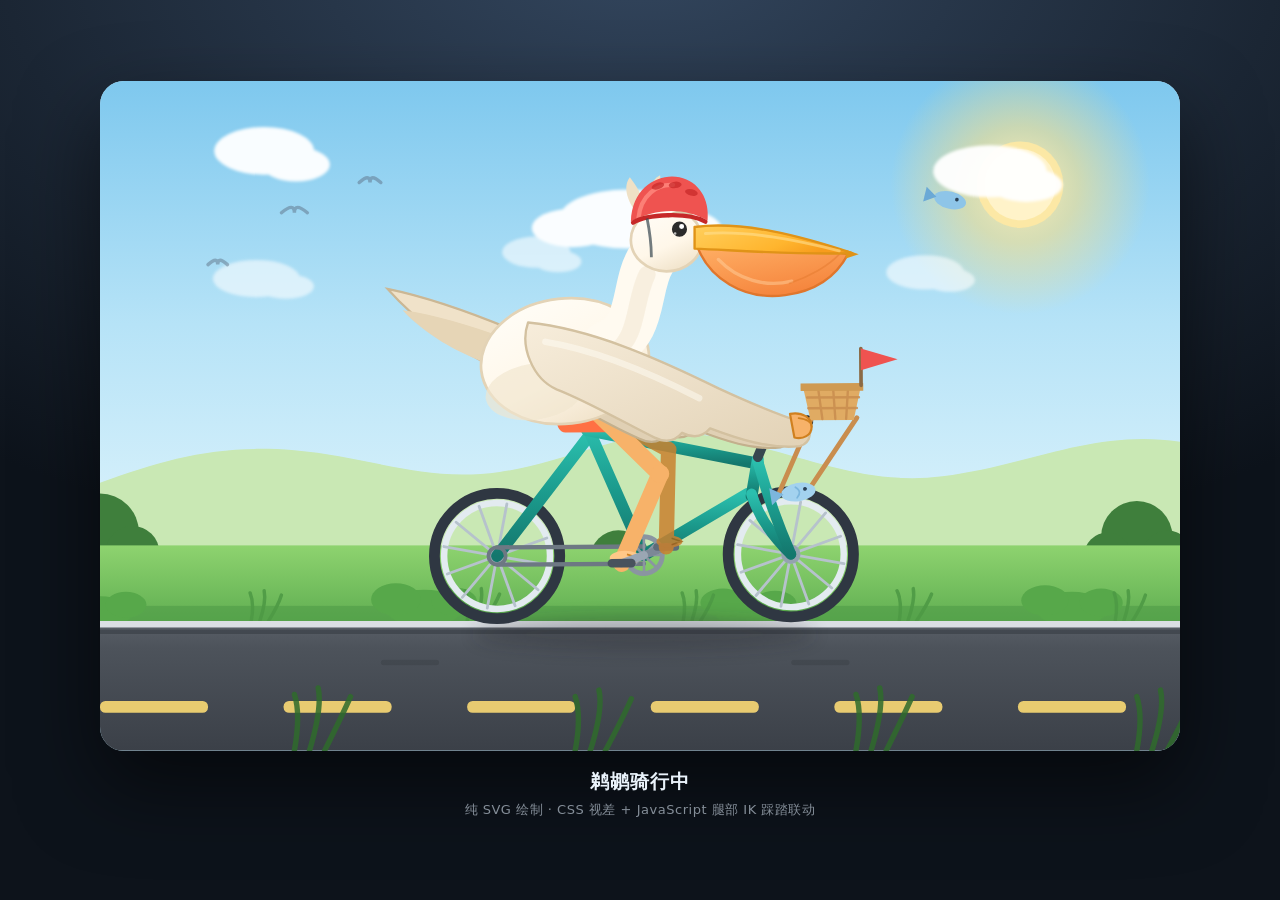
<file: pelican-bicycle/mcode-minimax-default/pelican-bike.html>
<!DOCTYPE html>
<html lang="zh-CN">
<head>
<meta charset="utf-8" />
<meta name="viewport" content="width=device-width, initial-scale=1" />
<title>鹈鹕骑自行车 · SVG 2D 动画</title>
<style>
  *{ box-sizing:border-box; }
  html,body{ height:100%; }
  body{
    margin:0;
    display:flex; flex-direction:column; align-items:center; justify-content:center;
    gap:18px; padding:28px 20px;
    background:radial-gradient(1100px 620px at 50% -5%, #33465e 0%, #1b2634 58%, #0d131b 100%);
    font-family:"PingFang SC","Hiragino Sans GB","Microsoft YaHei",system-ui,-apple-system,"Segoe UI",sans-serif;
    -webkit-font-smoothing:antialiased;
  }
  .frame{
    width:min(1080px,100%);
    border-radius:24px; overflow:hidden;
    box-shadow:0 34px 80px rgba(0,0,0,.55), 0 1px 0 rgba(255,255,255,.08) inset;
    background:#bfe6f7;
    line-height:0;
  }
  svg{ display:block; width:100%; height:auto; }
  .caption{ text-align:center; color:#cfdbe8; }
  .caption h1{ margin:0 0 6px; font-size:19px; font-weight:600; letter-spacing:.06em; color:#eaf3fb; }
  .caption p{ margin:0; font-size:13px; opacity:.62; letter-spacing:.04em; }

  /* ---------- CSS 驱动的背景 / 装饰动画 ---------- */

  @keyframes drift      { from{ transform:translateX(0) } to{ transform:translateX(-1200px) } }
  @keyframes hillsPan   { from{ transform:translateX(0) } to{ transform:translateX(-1200px) } }
  @keyframes treePan    { from{ transform:translateX(0) } to{ transform:translateX(-480px) } }
  @keyframes bushPan    { from{ transform:translateX(0) } to{ transform:translateX(-300px) } }
  @keyframes tuftPan    { from{ transform:translateX(0) } to{ transform:translateX(-260px) } }
  @keyframes roadPan    { from{ transform:translateX(0) } to{ transform:translateX(-170px) } }
  @keyframes fgPan      { from{ transform:translateX(0) } to{ transform:translateX(-340px) } }
  @keyframes sunPulse   { 0%,100%{ transform:scale(1); opacity:.85 } 50%{ transform:scale(1.06); opacity:1 } }
  @keyframes birdFlap   { 0%,100%{ transform:rotate(-16deg) } 50%{ transform:rotate(14deg) } }
  @keyframes fishWiggle { 0%,100%{ transform:rotate(-6deg) } 50%{ transform:rotate(6deg) } }
  @keyframes flagWave   { 0%,100%{ transform:skewY(-4deg) } 50%{ transform:skewY(5deg) } }

  /* transform-box 让 transform-origin 使用 viewBox 坐标，纯 CSS 也能做局部旋转/缩放 */
  #sunGlow      { transform-box:view-box; transform-origin:852px 96px;  animation:sunPulse 6s ease-in-out infinite; }
  #hillsFar     { animation:hillsPan 190s linear infinite; }
  #birds        { transform-box:view-box; transform-origin:180px 120px; }
  #birds .flap  { transform-box:view-box; }
  #birdA .flap  { transform-origin:180px 120px; animation:birdFlap .9s ease-in-out infinite; }
  #birdB .flap  { transform-origin:252px 92px;  animation:birdFlap 1.1s ease-in-out infinite; }
  #birdC .flap  { transform-origin:112px 168px; animation:birdFlap 1.3s ease-in-out infinite; }
  #cloudsA      { animation:drift 150s linear infinite; }
  #cloudsB      { animation:drift 108s linear infinite; }
  #trees        { animation:treePan 21s linear infinite; }
  #bushes       { animation:bushPan 7.4s linear infinite; }
  #tufts        { animation:tuftPan 1.95s linear infinite; }
  #roadDashes   { animation:roadPan 1.25s linear infinite; }
  #fgGrass      { animation:fgPan 1.25s linear infinite; }

  /* ---------- 鹈鹕自身的微动作 ---------- */

  #eye    { transform-box:view-box; transform-origin:538px 140px; animation:blink 5.4s infinite; }
  @keyframes blink{ 0%,91%,100%{ transform:scaleY(1) } 93%{ transform:scaleY(.08) } 95.5%{ transform:scaleY(1) } }

  #bill   { transform-box:view-box; transform-origin:554px 148px; animation:snap 9.5s ease-in-out infinite; }
  @keyframes snap{ 0%,83%{ transform:rotate(0deg) } 86%{ transform:rotate(-14deg) } 91%{ transform:rotate(-2deg) } 95%,100%{ transform:rotate(0deg) } }

  #pouch  { transform-box:view-box; transform-origin:556px 157px; animation:pouch 1.63s ease-in-out infinite; }
  @keyframes pouch{ 0%,100%{ transform:scale(1,1) } 50%{ transform:scale(1.015,1.05) } }

  #tail   { transform-box:view-box; transform-origin:374px 252px; animation:tail 2.6s ease-in-out infinite; }
  @keyframes tail{ 0%,100%{ transform:rotate(-2.2deg) } 50%{ transform:rotate(3deg) } }

  #wingNear{ transform-box:view-box; transform-origin:398px 230px; animation:wingNear 1.3s ease-in-out infinite; }
  @keyframes wingNear{ 0%,100%{ transform:rotate(1.5deg) } 50%{ transform:rotate(-1.5deg) } }

  #wingFar { transform-box:view-box; transform-origin:390px 240px; animation:wingFar 1.3s ease-in-out infinite; }
  @keyframes wingFar{ 0%,100%{ transform:rotate(-3.2deg) } 50%{ transform:rotate(1.8deg) } }

  #fish1   { transform-box:view-box; transform-origin:684px 288px; animation:fishWiggle 1.9s ease-in-out infinite; }
  #fish2   { transform-box:view-box; transform-origin:700px 284px; animation:fishWiggle 1.9s ease-in-out infinite .35s; }
  #pennant { transform-box:view-box; transform-origin:706px 268px; animation:flagWave 1.1s ease-in-out infinite; }

  @media (prefers-reduced-motion: reduce){
    #cloudsA,#cloudsB,#hillsFar,#trees,#bushes{ animation-duration:600s !important; }
    #tufts,#roadDashes,#fgGrass{ animation-duration:4s !important; }
  }
</style>
</head>
<body>

<div class="frame">
<svg viewBox="0 0 1000 620" role="img" aria-label="一只鹈鹕骑着自行车在公路上行驶的二维动画">
  <defs>
    <linearGradient id="skyGrad" x1="0" y1="0" x2="0" y2="1">
      <stop offset="0"    stop-color="#7ec8ee"/>
      <stop offset="0.45" stop-color="#b6e3f7"/>
      <stop offset="1"    stop-color="#e9f8fd"/>
    </linearGradient>
    <radialGradient id="sunGrad" cx="0.5" cy="0.5" r="0.5">
      <stop offset="0"   stop-color="#fff3c4" stop-opacity="0.95"/>
      <stop offset="0.45" stop-color="#ffe082" stop-opacity="0.55"/>
      <stop offset="1"   stop-color="#ffdf7a" stop-opacity="0"/>
    </radialGradient>
    <linearGradient id="grassGrad" x1="0" y1="0" x2="0" y2="1">
      <stop offset="0" stop-color="#8ed36f"/>
      <stop offset="1" stop-color="#5fae51"/>
    </linearGradient>
    <linearGradient id="roadGrad" x1="0" y1="0" x2="0" y2="1">
      <stop offset="0"   stop-color="#5a6068"/>
      <stop offset="0.2" stop-color="#4d535b"/>
      <stop offset="1"   stop-color="#3b4048"/>
    </linearGradient>
    <linearGradient id="bodyGrad" x1="0.2" y1="0" x2="0.7" y2="1">
      <stop offset="0"   stop-color="#fffdf7"/>
      <stop offset="0.6" stop-color="#fff7e9"/>
      <stop offset="1"   stop-color="#f0e2c9"/>
    </linearGradient>
    <linearGradient id="wingGrad" x1="0" y1="0" x2="1" y2="1">
      <stop offset="0"   stop-color="#f7eddb"/>
      <stop offset="1"   stop-color="#e2d2b6"/>
    </linearGradient>
    <linearGradient id="billGrad" x1="0" y1="0" x2="1" y2="0.4">
      <stop offset="0"   stop-color="#ffcf5c"/>
      <stop offset="0.7" stop-color="#ffb52e"/>
      <stop offset="1"   stop-color="#f79c1d"/>
    </linearGradient>
    <linearGradient id="pouchGrad" x1="0.1" y1="0" x2="0.6" y2="1">
      <stop offset="0"   stop-color="#ffb066"/>
      <stop offset="1"   stop-color="#f5843c"/>
    </linearGradient>
    <linearGradient id="frameGrad" x1="0" y1="0" x2="0" y2="1">
      <stop offset="0"   stop-color="#2bbfae"/>
      <stop offset="0.5" stop-color="#1b9a8c"/>
      <stop offset="1"   stop-color="#14776d"/>
    </linearGradient>
    <linearGradient id="hillFarGrad" x1="0" y1="0" x2="0" y2="1">
      <stop offset="0" stop-color="#bfe3a8"/>
      <stop offset="1" stop-color="#a5d793"/>
    </linearGradient>
    <filter id="softShadow" x="-30%" y="-160%" width="160%" height="420%">
      <feGaussianBlur stdDeviation="7"/>
    </filter>
    <filter id="cloudSoft" x="-20%" y="-20%" width="140%" height="140%">
      <feGaussianBlur stdDeviation="1.4"/>
    </filter>
  </defs>

  <!-- ================= 天空 ================= -->
  <rect x="0" y="0" width="1000" height="500" fill="url(#skyGrad)"/>

  <!-- 太阳 -->
  <g id="sunGlow">
    <circle cx="852" cy="96" r="120" fill="url(#sunGrad)"/>
    <circle cx="852" cy="96" r="40" fill="#ffe9a3" opacity="0.9"/>
    <circle cx="852" cy="96" r="33" fill="#fff3c9"/>
  </g>

  <!-- 云（两层不同速度的视差） -->
  <g filter="url(#cloudSoft)" opacity="0.95">
    <g id="cloudsA" fill="#ffffff">
      <g transform="translate(-100 92) scale(1.05)">
        <ellipse cx="0" cy="0" rx="52" ry="24"/><ellipse cx="34" cy="6" rx="38" ry="19"/><ellipse cx="-32" cy="7" rx="34" ry="17"/>
        <ellipse cx="240" cy="-26" rx="44" ry="21"/><ellipse cx="268" cy="-14" rx="30" ry="15"/>
        <ellipse cx="560" cy="34" rx="60" ry="26"/><ellipse cx="604" cy="44" rx="40" ry="19"/><ellipse cx="512" cy="42" rx="36" ry="17"/>
        <ellipse cx="880" cy="-8" rx="50" ry="23"/><ellipse cx="912" cy="4" rx="32" ry="15"/>
        <ellipse cx="1200" cy="60" rx="46" ry="22"/><ellipse cx="1176" cy="68" rx="32" ry="16"/>
        <ellipse cx="1240" cy="90" rx="56" ry="24"/>
      </g>
    </g>
    <g id="cloudsB" fill="#ffffff" opacity="0.6">
      <g transform="translate(-100 170) scale(0.72)">
        <ellipse cx="0" cy="0" rx="48" ry="22"/><ellipse cx="30" cy="7" rx="32" ry="15"/>
        <ellipse cx="340" cy="18" rx="56" ry="24"/><ellipse cx="378" cy="28" rx="36" ry="16"/>
        <ellipse cx="700" cy="-16" rx="44" ry="20"/><ellipse cx="728" cy="-4" rx="30" ry="14"/>
        <ellipse cx="1200" cy="10" rx="50" ry="22"/><ellipse cx="1232" cy="20" rx="32" ry="15"/>
      </g>
    </g>
  </g>

  <!-- 远处飞鸟 -->
  <g id="birds" fill="none" stroke="#5f7387" stroke-width="3.2" stroke-linecap="round" opacity="0.5">
    <g id="birdA"><g class="flap"><path d="M168 122 q12 -10 12 0 q0 -10 12 0"/></g></g>
    <g id="birdB"><g class="flap"><path d="M240 94 q10 -9 10 0 q0 -9 10 0"/></g></g>
    <g id="birdC"><g class="flap"><path d="M100 170 q9 -8 9 0 q0 -8 9 0"/></g></g>
  </g>

  <!-- ================= 远山（最慢视差） ================= -->
  <g id="hillsFar">
    <g transform="translate(0 0)">
      <path fill="url(#hillFarGrad)" d="M-1200 500 L-1200 372 C-1120 320 -1050 348 -980 330 C-900 310 -850 356 -780 348 C-700 338 -640 300 -560 316 C-480 332 -430 372 -360 358 C-290 344 -230 312 -160 330 C-100 346 -60 372 0 364 L0 500 Z"/>
      <path fill="#c9e8b4" d="M0 500 L0 372 C60 350 110 336 180 342 C250 348 300 372 370 362 C440 352 490 318 560 328 C640 340 700 376 780 366 C860 356 920 322 1000 334 C1080 346 1140 378 1200 370 L1200 500 Z"/>
    </g>
  </g>

  <!-- 中景树（慢视差） -->
  <g id="trees">
    <g fill="#3f7f3c">
      <!-- -480 -->
      <g transform="translate(-480 500)">
        <rect x="-5" y="-46" width="10" height="48" rx="4" fill="#7a5b3c"/>
        <circle cx="0" cy="-66" r="30"/><circle cx="-24" cy="-50" r="20"/><circle cx="25" cy="-51" r="21"/>
      </g>
      <!-- 0 -->
      <g transform="translate(0 500)">
        <rect x="-6" y="-58" width="12" height="60" rx="4" fill="#7a5b3c"/>
        <circle cx="0" cy="-82" r="36"/><circle cx="-29" cy="-62" r="24"/><circle cx="30" cy="-63" r="25"/>
      </g>
      <!-- 480 -->
      <g transform="translate(480 500)">
        <rect x="-5" y="-40" width="10" height="42" rx="4" fill="#7a5b3c"/>
        <circle cx="0" cy="-58" r="26"/><circle cx="-21" cy="-44" r="17"/><circle cx="22" cy="-45" r="18"/>
      </g>
      <!-- 960 -->
      <g transform="translate(960 500)">
        <rect x="-6" y="-54" width="12" height="56" rx="4" fill="#7a5b3c"/>
        <circle cx="0" cy="-78" r="33"/><circle cx="-27" cy="-60" r="22"/><circle cx="28" cy="-61" r="23"/>
      </g>
    </g>
  </g>

  <!-- 草地 -->
  <rect x="0" y="430" width="1000" height="72" fill="url(#grassGrad)"/>
  <rect x="0" y="486" width="1000" height="16" fill="#4e9a45" opacity="0.55"/>

  <!-- 近景灌木（中速视差） -->
  <g id="bushes">
    <g fill="#57a84a">
      <g transform="translate(-300 500)"><ellipse cx="0" cy="-10" rx="34" ry="16"/><ellipse cx="-24" cy="-18" rx="22" ry="14"/><ellipse cx="26" cy="-16" rx="20" ry="12"/></g>
      <g transform="translate(0 500)"><ellipse cx="0" cy="-8" rx="30" ry="15"/><ellipse cx="-22" cy="-16" rx="20" ry="13"/><ellipse cx="24" cy="-15" rx="19" ry="12"/></g>
      <g transform="translate(300 500)"><ellipse cx="0" cy="-12" rx="36" ry="17"/><ellipse cx="-26" cy="-20" rx="23" ry="15"/><ellipse cx="28" cy="-18" rx="21" ry="13"/></g>
      <g transform="translate(600 500)"><ellipse cx="0" cy="-9" rx="31" ry="15"/><ellipse cx="-23" cy="-17" rx="21" ry="13"/><ellipse cx="25" cy="-16" rx="20" ry="12"/></g>
      <g transform="translate(900 500)"><ellipse cx="0" cy="-11" rx="33" ry="16"/><ellipse cx="-25" cy="-19" rx="22" ry="14"/><ellipse cx="27" cy="-17" rx="20" ry="13"/></g>
      <g transform="translate(1200 500)"><ellipse cx="0" cy="-8" rx="30" ry="15"/><ellipse cx="-22" cy="-16" rx="20" ry="13"/><ellipse cx="24" cy="-15" rx="19" ry="12"/></g>
    </g>
    <g fill="#6cbb58" opacity="0.75">
      <circle cx="-24" cy="-24" r="4"/><circle cx="8" cy="-22" r="3.4"/><circle cx="276" cy="-26" r="4"/><circle cx="608" cy="-24" r="4"/><circle cx="906" cy="-25" r="4"/>
    </g>
  </g>

  <!-- 草丛（与地面同速） -->
  <g id="tufts" stroke="#4e9a45" stroke-width="3.2" stroke-linecap="round" fill="none">
    <g opacity="0.9">
      <path d="M-260 500 q3 -16 -1 -26"/><path d="M-253 500 q6 -18 4 -28"/><path d="M-246 500 q9 -14 12 -24"/>
      <path d="M-60 500 q3 -18 -2 -28"/><path d="M-52 500 q7 -20 5 -30"/><path d="M-44 500 q10 -15 14 -25"/>
      <path d="M140 500 q3 -16 -1 -26"/><path d="M148 500 q6 -18 4 -28"/><path d="M156 500 q9 -14 12 -24"/>
      <path d="M340 500 q3 -18 -2 -28"/><path d="M348 500 q7 -20 5 -30"/><path d="M356 500 q10 -15 14 -25"/>
      <path d="M540 500 q3 -16 -1 -26"/><path d="M548 500 q6 -18 4 -28"/><path d="M556 500 q9 -14 12 -24"/>
      <path d="M740 500 q3 -18 -2 -28"/><path d="M748 500 q7 -20 5 -30"/><path d="M756 500 q10 -15 14 -25"/>
      <path d="M940 500 q3 -16 -1 -26"/><path d="M948 500 q6 -18 4 -28"/><path d="M956 500 q9 -14 12 -24"/>
      <path d="M1140 500 q3 -18 -2 -28"/><path d="M1148 500 q7 -20 5 -30"/><path d="M1156 500 q10 -15 14 -25"/>
    </g>
  </g>

  <!-- ================= 路面 ================= -->
  <rect x="0" y="500" width="1000" height="120" fill="url(#roadGrad)"/>
  <rect x="0" y="500" width="1000" height="6" fill="#e9eef2" opacity="0.9"/>
  <rect x="0" y="508" width="1000" height="4" fill="#22262c" opacity="0.35"/>
  <g id="roadDashes" fill="#f7d774" opacity="0.92">
    <rect x="-170" y="574" width="100" height="11" rx="5"/>
    <rect x="0"    y="574" width="100" height="11" rx="5"/>
    <rect x="170"  y="574" width="100" height="11" rx="5"/>
    <rect x="340"  y="574" width="100" height="11" rx="5"/>
    <rect x="510"  y="574" width="100" height="11" rx="5"/>
    <rect x="680"  y="574" width="100" height="11" rx="5"/>
    <rect x="850"  y="574" width="100" height="11" rx="5"/>
    <rect x="1020" y="574" width="100" height="11" rx="5"/>
  </g>
  <g fill="#000" opacity="0.10">
    <rect x="-120" y="536" width="54" height="5" rx="2.5"/><rect x="260" y="536" width="54" height="5" rx="2.5"/>
    <rect x="640" y="536" width="54" height="5" rx="2.5"/><rect x="1020" y="536" width="54" height="5" rx="2.5"/>
  </g>

  <!-- 地面投影（随车身起伏缩放） -->
  <ellipse id="groundShadow" cx="504" cy="512" rx="152" ry="13" fill="#1a1d22" opacity="0.26" filter="url(#softShadow)"/>

  <!-- 前景草（最快，制造景深） -->
  <g id="fgGrass" stroke="#2f6b2c" stroke-width="5" stroke-linecap="round" fill="none" opacity="0.85">
    <path d="M-340 620 q6 -34 0 -52"/><path d="M-326 620 q12 -40 8 -58"/><path d="M-312 620 q16 -32 24 -50"/>
    <path d="M-80 620 q6 -32 0 -50"/><path d="M-66 620 q12 -38 8 -56"/><path d="M-52 620 q16 -30 24 -48"/>
    <path d="M180 620 q6 -34 0 -52"/><path d="M194 620 q12 -40 8 -58"/><path d="M208 620 q16 -32 24 -50"/>
    <path d="M440 620 q6 -32 0 -50"/><path d="M454 620 q12 -38 8 -56"/><path d="M468 620 q16 -30 24 -48"/>
    <path d="M700 620 q6 -34 0 -52"/><path d="M714 620 q12 -40 8 -58"/><path d="M728 620 q16 -32 24 -50"/>
    <path d="M960 620 q6 -32 0 -50"/><path d="M974 620 q12 -38 8 -56"/><path d="M988 620 q16 -30 24 -48"/>
  </g>

  <!-- ================= 骑手（自行车 + 鹈鹕） ================= -->
  <g id="rider">

    <!-- ---------- 自行车 ---------- -->
    <g id="bike" stroke-linecap="round" stroke-linejoin="round">

      <!-- 后轮 -->
      <g id="rearWheel">
        <circle cx="368" cy="442" r="58" fill="none" stroke="#2f3742" stroke-width="10"/>
        <circle cx="368" cy="442" r="49" fill="none" stroke="#e3ebf0" stroke-width="6"/>
        <g id="rearSpin" stroke="#b6c2cc" stroke-width="2.6" fill="none">
          <line x1="368" y1="393" x2="368" y2="491"/>
          <line x1="393" y1="399.7" x2="343" y2="484.3"/>
          <line x1="411.3" y1="417" x2="324.7" y2="467"/>
          <line x1="417" y1="442" x2="319" y2="442"/>
          <line x1="411.3" y1="467" x2="324.7" y2="417"/>
          <line x1="393" y1="484.3" x2="343" y2="399.7"/>
        </g>
        <circle cx="368" cy="442" r="9" fill="#94a3af"/><circle cx="368" cy="442" r="3.6" fill="#5f6d79"/>
      </g>

      <!-- 前轮 -->
      <g id="frontWheel">
        <circle cx="640" cy="442" r="58" fill="none" stroke="#2f3742" stroke-width="10"/>
        <circle cx="640" cy="442" r="49" fill="none" stroke="#e3ebf0" stroke-width="6"/>
        <g id="frontSpin" stroke="#b6c2cc" stroke-width="2.6" fill="none">
          <line x1="640" y1="393" x2="640" y2="491"/>
          <line x1="665" y1="399.7" x2="615" y2="484.3"/>
          <line x1="683.3" y1="417" x2="596.7" y2="467"/>
          <line x1="689" y1="442" x2="591" y2="442"/>
          <line x1="683.3" y1="467" x2="596.7" y2="417"/>
          <line x1="665" y1="484.3" x2="615" y2="399.7"/>
        </g>
        <circle cx="640" cy="442" r="9" fill="#94a3af"/><circle cx="640" cy="442" r="3.6" fill="#5f6d79"/>
      </g>

      <!-- 车架 -->
      <g stroke="url(#frameGrad)" stroke-width="11" fill="none">
        <path d="M504 442 L368 442"/>          <!-- 后下叉 -->
        <path d="M455 330 L368 442"/>          <!-- 后上叉 -->
        <path d="M504 442 L452 322"/>          <!-- 座管 -->
        <path d="M452 326 L610 358"/>          <!-- 上管 -->
        <path d="M504 442 L600 386"/>          <!-- 下管 -->
        <path d="M604 388 L610 354"/>          <!-- 头管 -->
      </g>
      <!-- 前叉 -->
      <g stroke="url(#frameGrad)" stroke-width="10" fill="none">
        <path d="M604 386 Q612 414 640 442"/>
        <path d="M610 356 Q622 400 640 442"/>
      </g>

      <!-- 链条 -->
      <path d="M368 434 L504 434" stroke="#6d7883" stroke-width="4" fill="none"/>
      <path d="M368 450 L504 450" stroke="#6d7883" stroke-width="4" fill="none"/>
      <circle cx="368" cy="442" r="8" fill="none" stroke="#6d7883" stroke-width="3.5"/>
      <circle cx="504" cy="442" r="17" fill="none" stroke="#8a95a1" stroke-width="4.5"/>
      <g stroke="#8a95a1" stroke-width="2.4" fill="none">
        <line x1="504" y1="425" x2="504" y2="459"/><line x1="487" y1="442" x2="521" y2="442"/>
        <line x1="492" y1="430" x2="516" y2="454"/><line x1="516" y1="430" x2="492" y2="454"/>
      </g>

      <!-- 车座 -->
      <path d="M424 316 C424 306 436 302 452 304 C470 306 482 310 484 318 C485 324 478 328 468 328 L432 328 C427 328 424 323 424 316 Z" fill="#ff7043"/>
      <path d="M428 312 C436 307 452 306 466 308" stroke="#ffa07a" stroke-width="3" fill="none"/>
      <!-- 座管顶盖 -->
      <rect x="446" y="300" width="14" height="10" rx="4" fill="#ff7043"/>

      <!-- 车把 -->
      <g stroke="#37474f" stroke-width="9" fill="none">
        <path d="M610 352 L620 328"/>
        <path d="M618 326 L652 320"/>
      </g>
      <g stroke="#1f272e" stroke-width="11" fill="none">
        <path d="M638 322 L656 319"/>
      </g>
      <circle cx="620" cy="328" r="4.5" fill="#4a5a66"/>

      <!-- 前筐 + 鱼 + 小旗 -->
      <g id="basket">
        <line x1="660" y1="316" x2="630" y2="384" stroke="#c98d4e" stroke-width="4.5" stroke-linecap="round"/>
        <line x1="702" y1="316" x2="656" y2="384" stroke="#c98d4e" stroke-width="4.5" stroke-linecap="round"/>
        <path d="M652 286 L706 286 L699 318 L659 318 Z" fill="#e0ab63"/>
        <g stroke="#c98d4e" stroke-width="2.2" fill="none" opacity="0.85">
          <line x1="656" y1="297" x2="704" y2="297"/><line x1="657" y1="307" x2="702" y2="307"/>
          <line x1="666" y1="287" x2="670" y2="317"/><line x1="680" y1="287" x2="682" y2="317"/><line x1="694" y1="287" x2="692" y2="317"/>
        </g>
        <path d="M650 284 L708 284 L708 291 L650 291 Z" fill="#cf9a52"/>
        <g id="fish2" transform="translate(700 276) rotate(14)">
          <ellipse cx="0" cy="0" rx="15" ry="8" fill="#8ec5e8"/>
          <path d="M-13 0 L-24 -7 L-24 7 Z" fill="#6ba9d6"/>
          <circle cx="6" cy="-2" r="1.7" fill="#2b4257"/>
        </g>
        <g id="fish1" transform="translate(684 274) rotate(-9)">
          <ellipse cx="0" cy="0" rx="16" ry="8.5" fill="#a3d2ef"/>
          <path d="M-14 0 L-26 -8 L-26 8 Z" fill="#7cb6dd"/>
          <circle cx="6.5" cy="-2" r="1.8" fill="#2b4257"/>
          <path d="M-2 -5 q6 5 0 10" fill="none" stroke="#7cb6dd" stroke-width="1.6"/>
        </g>
        <g id="pennant">
          <line x1="706" y1="286" x2="706" y2="252" stroke="#8a6a45" stroke-width="3.4" stroke-linecap="round"/>
          <path d="M706 252 L740 262 L706 272 Z" fill="#ef5350"/>
        </g>
      </g>

      <!-- 远侧曲柄 + 踏板 -->
      <g id="crankFar">
        <line id="crankArmFar" x1="504" y1="442" x2="504" y2="420" stroke="#7c8896" stroke-width="7" stroke-linecap="round"/>
        <g id="pedalFar"><rect x="-12" y="-3.5" width="24" height="7" rx="3.5" fill="#5f6b78"/></g>
      </g>
    </g>

    <!-- ---------- 远侧腿 ---------- -->
    <g id="farLeg" opacity="0.85">
      <path id="farLegPath" d="M452 300 L460 380 L500 420" fill="none" stroke="#c9812f" stroke-width="14" stroke-linecap="round" stroke-linejoin="round"/>
      <circle id="farKnee" cx="460" cy="380" r="7.5" fill="#c9812f"/>
      <g id="footFar" transform="translate(500 420)">
        <ellipse cx="3" cy="0" rx="12" ry="5.6" fill="#c9812f"/>
        <path d="M5 -3 L14 0 L5 3" fill="none" stroke="#a36317" stroke-width="1.4"/>
      </g>
    </g>

    <!-- ---------- 近侧腿（踩踏） ---------- -->
    <g id="nearLeg">
      <path id="nearLegPath" d="M452 300 L460 380 L500 420" fill="none" stroke="#f7b269" stroke-width="16" stroke-linecap="round" stroke-linejoin="round"/>
      <circle id="nearKnee" cx="460" cy="380" r="8.5" fill="#f7b269"/>
      <g id="footNear" transform="translate(500 420)">
        <ellipse cx="3" cy="0" rx="14" ry="6.5" fill="#ffc888"/>
        <path d="M5 -3.2 L15 0 L5 3.2" fill="none" stroke="#d0801f" stroke-width="1.6"/>
      </g>
    </g>

    <!-- 近侧曲柄（压在脚下面板之上） -->
    <g id="crankNear">
      <line id="crankArmNear" x1="504" y1="442" x2="504" y2="464" stroke="#9aa6b3" stroke-width="7.5" stroke-linecap="round"/>
      <g id="pedalNear"><rect x="-13" y="-4" width="26" height="8" rx="4" fill="#48525d"/></g>
    </g>

    <!-- ---------- 鹈鹕身体 ---------- -->

    <!-- 尾羽 -->
    <g id="tail">
      <path d="M382 232 C344 216 306 202 268 194 C296 226 334 252 372 270 C388 264 392 244 382 232 Z" fill="#f0e2c9" stroke="#cbb794" stroke-width="2"/>
      <path d="M376 240 C342 228 312 218 282 214 C302 236 332 254 366 266 Z" fill="#e6d5b6"/>
    </g>

    <!-- 远侧翅膀（在身体之后） -->
    <g id="wingFar">
      <path d="M390 236 C444 240 502 264 556 290 C592 307 618 316 636 322 C643 326 642 340 631 343 C606 346 578 336 552 326 q-10 12 -26 4 q-10 12 -26 4 C472 322 438 300 414 290 C394 282 384 254 390 236 Z"
            fill="#e0d0b4" stroke="#c3b08d" stroke-width="2"/>
    </g>

    <!-- 身体 -->
    <g>
      <ellipse cx="432" cy="262" rx="78" ry="58" transform="rotate(-6 432 262)" fill="url(#bodyGrad)" stroke="#e3d3b6" stroke-width="2.5"/>
      <ellipse cx="404" cy="290" rx="46" ry="26" transform="rotate(-8 404 290)" fill="#f2e6cf" opacity="0.65"/>
    </g>

    <!-- 脖子 + 头（整组做点头微动） -->
    <g id="headRig">
      <path d="M470 248 C506 236 496 192 512 168" fill="none" stroke="#fffaf0" stroke-width="46" stroke-linecap="round"/>
      <path d="M478 254 C500 240 496 206 508 182" fill="none" stroke="#f2e6cf" stroke-width="16" stroke-linecap="round" opacity="0.5"/>

      <!-- 头冠羽 -->
      <path d="M500 128 C488 112 486 100 492 92 C500 102 506 114 508 126 Z" fill="#efe1c6"/>
      <path d="M512 122 C508 104 512 94 520 90 C522 104 520 116 518 126 Z" fill="#efe1c6"/>

      <!-- 头 -->
      <ellipse cx="526" cy="150" rx="33" ry="29" fill="url(#bodyGrad)" stroke="#e3d3b6" stroke-width="2.5"/>

      <!-- 喉囊（先画，被上喙压住上缘） -->
      <g id="pouch">
        <path d="M553 152 C564 186 598 206 636 201 C666 197 684 182 694 163 C644 155 592 152 553 152 Z"
              fill="url(#pouchGrad)" stroke="#e0762c" stroke-width="2.2" stroke-linejoin="round"/>
        <path d="M574 168 C592 187 618 194 642 188" fill="none" stroke="#ffcf9c" stroke-width="3" opacity="0.5" stroke-linecap="round"/>
        <path d="M640 190 C658 184 676 174 686 163" fill="none" stroke="#e0762c" stroke-width="1.6" opacity="0.45" stroke-linecap="round"/>
      </g>

      <!-- 上喙 -->
      <g id="bill">
        <path d="M552 138 C596 132 650 146 698 162 C654 164 598 160 552 158 Z"
              fill="url(#billGrad)" stroke="#e09317" stroke-width="2.2" stroke-linejoin="round"/>
        <path d="M562 144 C602 141 646 150 686 160" fill="none" stroke="#ffe08f" stroke-width="2.6" opacity="0.6" stroke-linecap="round"/>
        <path d="M692 159 L704 163 L692 167 Z" fill="#e09317"/>
      </g>

      <!-- 眼睛 -->
      <g id="eye">
        <circle cx="538" cy="140" r="7" fill="#2b2b2b"/>
        <circle cx="540" cy="137.5" r="2.3" fill="#ffffff"/>
        <circle cx="534" cy="144" r="1.2" fill="#ffffff" opacity="0.7"/>
      </g>
      <path d="M528 128 C534 123 544 123 549 127" fill="none" stroke="#d9c8a8" stroke-width="2.6" stroke-linecap="round"/>

      <!-- 头盔 -->
      <g>
        <path d="M493 133 C494 100 520 88 538 92 C556 96 566 112 564 132 C544 120 516 120 493 133 Z" fill="#ef5350"/>
        <path d="M500 130 C502 108 518 98 532 99" fill="none" stroke="#ff8a80" stroke-width="4" stroke-linecap="round" opacity="0.8"/>
        <g fill="#c62828" opacity="0.7">
          <ellipse cx="518" cy="100" rx="6" ry="3" transform="rotate(-18 518 100)"/>
          <ellipse cx="534" cy="99"  rx="6" ry="3" transform="rotate(-6 534 99)"/>
          <ellipse cx="549" cy="106" rx="6" ry="3" transform="rotate(14 549 106)"/>
        </g>
        <path d="M495 134 C508 126 546 124 562 133" fill="none" stroke="#c62828" stroke-width="4" stroke-linecap="round"/>
        <path d="M508 130 C512 150 512 160 512 166" fill="none" stroke="#37474f" stroke-width="2.6" opacity="0.7"/>
      </g>
    </g>

    <!-- 近侧翅膀（抓车把） -->
    <g id="wingNear">
      <path d="M398 226 C456 232 518 260 574 288 C610 305 636 315 654 321 C661 325 660 339 649 342 C622 345 592 335 566 325 q-10 12 -26 4 q-10 12 -26 4 C490 321 452 299 424 288 C402 278 390 248 398 226 Z"
            fill="url(#wingGrad)" stroke="#d3c1a0" stroke-width="2.2" stroke-linejoin="round"/>
      <path d="M414 244 C462 252 512 274 556 297" fill="none" stroke="#fffdf6" stroke-width="6" opacity="0.5" stroke-linecap="round"/>
      <!-- 抓住车把的爪子 -->
      <path d="M640 312 C652 310 660 316 660 324 C660 332 652 336 644 334 Z" fill="#f7b269" stroke="#d0801f" stroke-width="2" stroke-linejoin="round"/>
      <path d="M648 316 C656 317 660 320 660 324" fill="none" stroke="#d0801f" stroke-width="1.6" stroke-linecap="round"/>
    </g>

  </g>
</svg>
</div>

<div class="caption">
  <h1>鹈鹕骑行中</h1>
  <p>纯 SVG 绘制 · CSS 视差 + JavaScript 腿部 IK 踩踏联动</p>
</div>

<script>
(function () {
  'use strict';

  // ---------- 骑行机构的关键坐标（单位：viewBox px） ----------
  var CRANK   = { x: 504, y: 442 };   // 曲柄中心（五通）
  var R       = 22;                   // 曲柄半径（踏板绕圈半径）
  var HIP     = { x: 452, y: 300 };   // 髋关节（藏在身体里）
  var L1      = 95;                   // 大腿长度
  var L2      = 90;                   // 小腿长度
  var GEAR    = 1.0;                  // 车轮 / 曲柄 传动比
  var FRONT   = { x: 640, y: 442 };   // 前轮轴（旋转中心）

  var el = {
    rider:        document.getElementById('rider'),
    shadow:       document.getElementById('groundShadow'),
    rearSpin:     document.getElementById('rearSpin'),
    frontSpin:    document.getElementById('frontSpin'),
    crankArmNear: document.getElementById('crankArmNear'),
    crankArmFar:  document.getElementById('crankArmFar'),
    pedalNear:    document.getElementById('pedalNear'),
    pedalFar:     document.getElementById('pedalFar'),
    nearLegPath:  document.getElementById('nearLegPath'),
    farLegPath:   document.getElementById('farLegPath'),
    nearKnee:     document.getElementById('nearKnee'),
    farKnee:      document.getElementById('farKnee'),
    footNear:     document.getElementById('footNear'),
    footFar:      document.getElementById('footFar'),
    headRig:      document.getElementById('headRig')
  };

  // ---------- 两骨 IK：求膝关节位置 ----------
  // 返回"向前弯"的解，看起来像在蹬车（而不是鸟腿的后折）
  function solveKnee(hx, hy, fx, fy) {
    var dx = fx - hx, dy = fy - hy;
    var d  = Math.sqrt(dx * dx + dy * dy);
    var maxD = (L1 + L2) * 0.995;
    var minD = Math.abs(L1 - L2) + 0.01;
    d = Math.min(maxD, Math.max(minD, d));

    var base = Math.atan2(dy, dx);
    var a    = (L1 * L1 - L2 * L2 + d * d) / (2 * d);
    var h    = Math.sqrt(Math.max(0, L1 * L1 - a * a));
    var off  = Math.atan2(h, a);

    var kA = { x: hx + Math.cos(base - off) * L1, y: hy + Math.sin(base - off) * L1 };
    var kB = { x: hx + Math.cos(base + off) * L1, y: hy + Math.sin(base + off) * L1 };
    return kA.x >= kB.x ? kA : kB;   // 取更靠前（+x）的一侧
  }

  function setLeg(pathEl, kneeEl, footEl, phase, hip) {
    var fx = CRANK.x + R * Math.cos(phase);
    var fy = CRANK.y + R * Math.sin(phase);
    var k  = solveKnee(hip.x, hip.y, fx, fy);

    pathEl.setAttribute('d',
      'M' + hip.x.toFixed(1) + ' ' + hip.y.toFixed(1) +
      ' L' + k.x.toFixed(1)   + ' ' + k.y.toFixed(1) +
      ' L' + fx.toFixed(1)    + ' ' + fy.toFixed(1));
    kneeEl.setAttribute('cx', k.x.toFixed(1));
    kneeEl.setAttribute('cy', k.y.toFixed(1));
    footEl.setAttribute('transform', 'translate(' + fx.toFixed(1) + ' ' + (fy - 5).toFixed(1) + ')');
  }

  var t0 = null;
  function frame(ts) {
    if (t0 === null) t0 = ts;
    var T = (ts - t0) / 1000;

    // 缓慢悠哉的踏频（带一点自然的呼吸感起伏）
    var cadence = 0.38 + 0.022 * Math.sin(T * (Math.PI * 2 / 11));
    var ang = T * cadence * Math.PI * 2;           // 弧度，顺时针（前进方向）
    var deg = ang * 180 / Math.PI;

    // 车轮转动
    el.rearSpin.setAttribute('transform',  'rotate(' + (deg * GEAR).toFixed(2) + ' 368 442)');
    el.frontSpin.setAttribute('transform', 'rotate(' + (deg * GEAR).toFixed(2) + ' ' + FRONT.x + ' ' + FRONT.y + ')');

    // 曲柄 + 踏板（两侧相差 180°）
    var px = CRANK.x + R * Math.cos(ang);
    var py = CRANK.y + R * Math.sin(ang);
    el.crankArmNear.setAttribute('x2', px.toFixed(1));
    el.crankArmNear.setAttribute('y2', py.toFixed(1));
    el.pedalNear.setAttribute('transform', 'translate(' + px.toFixed(1) + ' ' + py.toFixed(1) + ')');
    el.crankArmFar.setAttribute('x2', (2 * CRANK.x - px).toFixed(1));
    el.crankArmFar.setAttribute('y2', (2 * CRANK.y - py).toFixed(1));
    el.pedalFar.setAttribute('transform',  'translate(' + (2 * CRANK.x - px).toFixed(1) + ' ' + (2 * CRANK.y - py).toFixed(1) + ')');

    // 腿部 IK
    setLeg(el.nearLegPath, el.nearKnee, el.footNear, ang,     HIP);
    setLeg(el.farLegPath,  el.farKnee,  el.footFar,  ang + Math.PI, { x: 444, y: 299 });

    // 车身起伏 + 轻微侧倾（跟随踏频的二次谐波）
    var bob   = -Math.abs(Math.sin(ang)) * 4.5 - 1.5;
    var tilt  = Math.sin(ang * 2) * 0.55;
    el.rider.setAttribute('transform',
      'translate(0 ' + bob.toFixed(2) + ') rotate(' + tilt.toFixed(2) + ' 504 500)');

    // 头随路面轻微起伏
    el.headRig.setAttribute('transform',
      'rotate(' + (Math.sin(ang * 2 + 0.9) * 1.8).toFixed(2) + ' 476 250)');

    // 地面投影随离地高度缩放
    var s = 1 - bob * 0.016;
    el.shadow.setAttribute('transform',
      'translate(504 512) scale(' + s.toFixed(3) + ' ' + (1 - bob * 0.05).toFixed(3) + ') translate(-504 -512)');

    requestAnimationFrame(frame);
  }
  requestAnimationFrame(frame);
})();
</script>
</body>
</html>
</file>
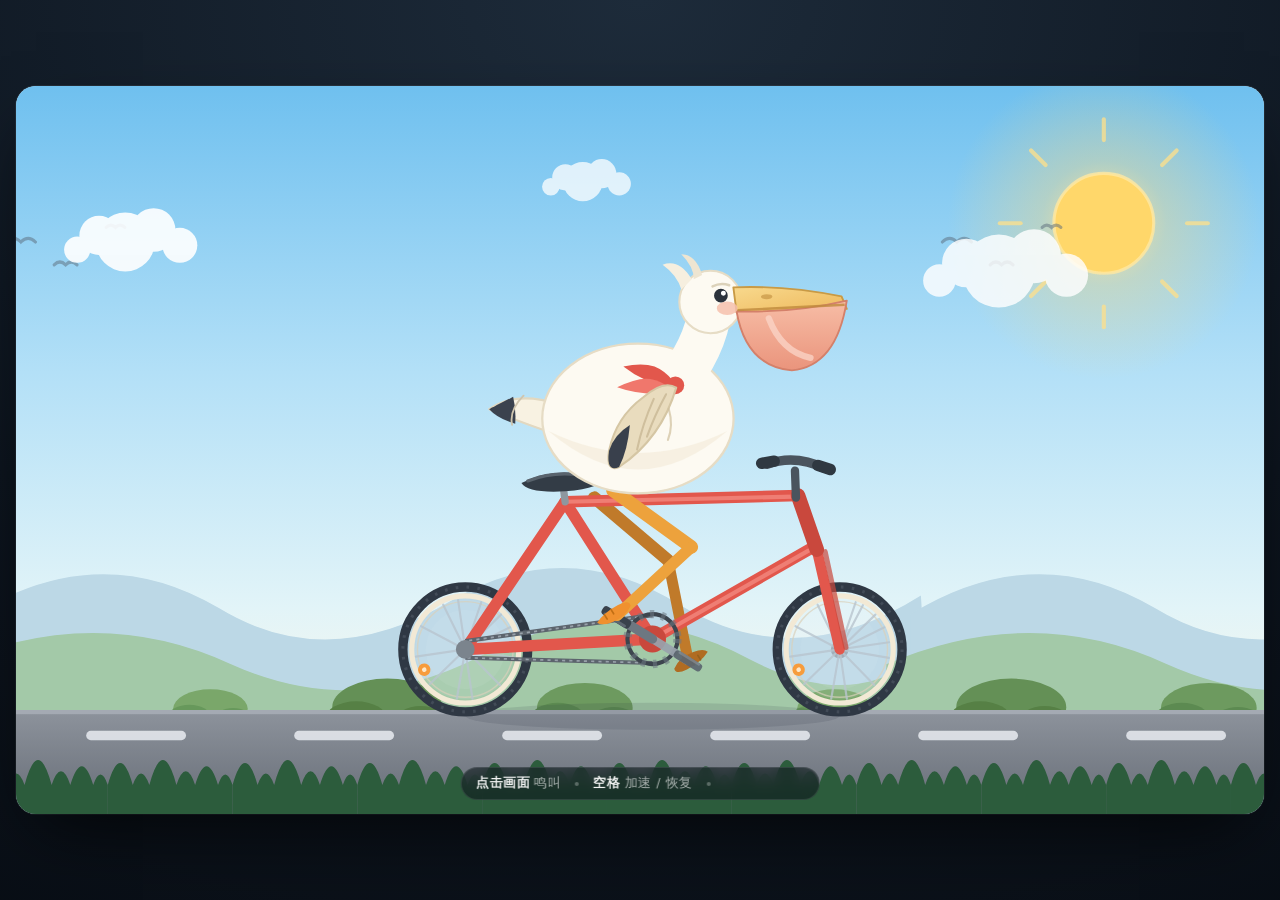
<file: pelican-bicycle/mcode-minimax-max/pelican-bike.html>
<!DOCTYPE html>
<html lang="zh-CN">
<head>
<meta charset="utf-8" />
<meta name="viewport" content="width=device-width, initial-scale=1, viewport-fit=cover" />
<title>骑自行车的鹈鹕</title>
<style>
  :root { color-scheme: dark; }
  * { box-sizing: border-box; }
  html, body { height: 100%; margin: 0; }
  body {
    background: radial-gradient(120% 120% at 50% 0%, #1d2b3a 0%, #0d151f 60%, #080d14 100%);
    display: grid; place-items: center;
    font-family: system-ui, -apple-system, "PingFang SC", "Hiragino Sans GB", "Microsoft YaHei", sans-serif;
    overflow: hidden;
  }
  .stage {
    width: min(100vw - 32px, calc((100vh - 32px) * 12 / 7));
    aspect-ratio: 12 / 7;
    border-radius: 20px;
    overflow: hidden;
    box-shadow: 0 30px 70px -20px rgba(0,0,0,.75), 0 0 0 1px rgba(255,255,255,.07);
    background: #bfe6f8;
  }
  svg { display: block; width: 100%; height: 100%; touch-action: manipulation; cursor: pointer; }

  /* 鸣叫气泡 */
  #bubble { opacity: 0; transition: opacity .18s ease, transform .28s cubic-bezier(.34,1.56,.64,1);
            transform-box: fill-box; transform-origin: center; transform: scale(.55) translateY(8px); }
  #bubble.show { opacity: 1; transform: scale(1) translateY(0); }

  /* 太阳光芒 */
  .rays { transform-box: fill-box; transform-origin: center; animation: spin 70s linear infinite; }
  @keyframes spin { to { transform: rotate(360deg); } }

  .hud {
    position: absolute; left: 50%; bottom: 14px; transform: translateX(-50%);
    display: flex; gap: 14px; align-items: center;
    font-size: 12.5px; letter-spacing: .04em; color: rgba(255,255,255,.62);
    background: rgba(10,16,24,.55); border: 1px solid rgba(255,255,255,.1);
    padding: 7px 14px; border-radius: 999px; backdrop-filter: blur(8px);
    pointer-events: none; user-select: none; white-space: nowrap;
  }
  .hud b { color: rgba(255,255,255,.94); font-weight: 600; }
  .dot { width: 4px; height: 4px; border-radius: 50%; background: rgba(255,255,255,.28); }
  #boost {
    color: #ffd166; font-weight: 700; opacity: 0; transition: opacity .2s;
  }
  #boost.on { opacity: 1; }
  .wrap { position: relative; }
</style>
</head>
<body>
<div class="wrap">
  <div class="stage">
  <svg id="scene" viewBox="0 0 1200 700" xmlns="http://www.w3.org/2000/svg"
       role="img" aria-label="一只鹈鹕踩着踏板骑自行车的二维动画">
    <defs>
      <linearGradient id="sky" x1="0" y1="0" x2="0" y2="1">
        <stop offset="0"    stop-color="#6fc0ef"/>
        <stop offset="0.45" stop-color="#b3e0f7"/>
        <stop offset="0.82" stop-color="#e2f4f8"/>
        <stop offset="1"    stop-color="#f6f7ec"/>
      </linearGradient>
      <radialGradient id="sunGlow">
        <stop offset="0"   stop-color="#ffeeb0" stop-opacity=".95"/>
        <stop offset="0.4" stop-color="#ffd979" stop-opacity=".35"/>
        <stop offset="1"   stop-color="#ffd979" stop-opacity="0"/>
      </radialGradient>
      <linearGradient id="roadG" x1="0" y1="0" x2="0" y2="1">
        <stop offset="0"   stop-color="#8d939c"/>
        <stop offset="1"   stop-color="#666c76"/>
      </linearGradient>
      <linearGradient id="pouchG" x1="0" y1="0" x2="0" y2="1">
        <stop offset="0" stop-color="#f7bda6"/>
        <stop offset="1" stop-color="#ea947c"/>
      </linearGradient>
      <linearGradient id="billG" x1="0" y1="0" x2="1" y2="1">
        <stop offset="0" stop-color="#f8d98d"/>
        <stop offset="1" stop-color="#eeb85c"/>
      </linearGradient>

      <!-- 道路虚线砖 -->
      <g id="tileDash"><rect x="0" y="620" width="96" height="9" rx="4.5" fill="#e9edf1" opacity=".85"/></g>

      <!-- 云朵砖 -->
      <g id="tileCloud">
        <g transform="translate(120,150) scale(1.05)" opacity=".9">
          <circle cx="0" cy="0" r="27"/><circle cx="26" cy="-11" r="20"/><circle cx="50" cy="3" r="16"/>
          <circle cx="-24" cy="-6" r="18"/><circle cx="-44" cy="7" r="12"/>
        </g>
        <g transform="translate(560,92) scale(.7)" opacity=".75">
          <circle cx="0" cy="0" r="27"/><circle cx="26" cy="-11" r="20"/><circle cx="50" cy="3" r="16"/>
          <circle cx="-24" cy="-6" r="18"/><circle cx="-44" cy="7" r="12"/>
        </g>
        <g transform="translate(960,178) scale(1.3)" opacity=".82">
          <circle cx="0" cy="0" r="27"/><circle cx="26" cy="-11" r="20"/><circle cx="50" cy="3" r="16"/>
          <circle cx="-24" cy="-6" r="18"/><circle cx="-44" cy="7" r="12"/>
        </g>
        <g transform="translate(1310,120) scale(.85)" opacity=".7">
          <circle cx="0" cy="0" r="27"/><circle cx="26" cy="-11" r="20"/><circle cx="50" cy="3" r="16"/>
          <circle cx="-24" cy="-6" r="18"/><circle cx="-44" cy="7" r="12"/>
        </g>
      </g>

      <!-- 远处飞鸟砖 -->
      <g id="tileBirds" fill="none" stroke="#5b6b7a" stroke-width="3" stroke-linecap="round" opacity=".5">
        <path d="M0 0 q7 -7 14 0 q7 -7 14 0"/>
        <path d="M46 22 q5.5 -5.5 11 0 q5.5 -5.5 11 0"/>
        <path d="M96 -14 q4.5 -4.5 9 0 q4.5 -4.5 9 0"/>
      </g>

      <!-- 远山砖 -->
      <g id="tileHillFar">
        <path fill="#bcd8e6" d="M-10 644 L-10 508 Q 110 434 225 502 Q 330 566 450 494 Q 560 430 670 500 Q 780 566 900 490 L910 644 Z"/>
      </g>
      <g id="tileHillNear">
        <path fill="#a3c9a8" d="M-10 644 L-10 556 Q 130 496 260 556 Q 380 610 500 548 Q 630 482 760 552 Q 850 598 910 556 L910 644 Z"/>
      </g>

      <!-- 灌木砖 -->
      <g id="tileBush">
        <g transform="translate(60,602)"><ellipse cx="0" cy="-4" rx="46" ry="24" fill="#6d9a5f"/><ellipse cx="-26" cy="6" rx="26" ry="15" fill="#5c8a51"/><ellipse cx="28" cy="8" rx="22" ry="13" fill="#5c8a51"/></g>
        <g transform="translate(300,602) scale(.78)"><ellipse cx="0" cy="-4" rx="46" ry="24" fill="#7aa76a"/><ellipse cx="-26" cy="6" rx="26" ry="15" fill="#67985b"/><ellipse cx="28" cy="8" rx="22" ry="13" fill="#67985b"/></g>
        <g transform="translate(470,602) scale(1.15)"><ellipse cx="0" cy="-4" rx="46" ry="24" fill="#649056"/><ellipse cx="-26" cy="6" rx="26" ry="15" fill="#568045"/><ellipse cx="28" cy="8" rx="22" ry="13" fill="#568045"/></g>
      </g>

      <!-- 前景草丛砖 -->
      <g id="grassUnit">
        <path fill="#2c5c3c" d="M0 672 q12 -42 24 0 q8 -22 16 0 q13 -48 26 0 q9 -26 18 0 q11 -36 22 0 q7 -20 14 0 L120 714 L0 714 Z"/>
      </g>
      <g id="tileGrass">
        <use href="#grassUnit" x="0"/><use href="#grassUnit" x="120"/>
        <use href="#grassUnit" x="240"/><use href="#grassUnit" x="360"/>
      </g>

      <!-- 车轮：静态部分 -->
      <g id="wStatic">
        <circle r="60" fill="none" stroke="#2f3844" stroke-width="9"/>
        <circle r="60" fill="none" stroke="#59636f" stroke-width="3" stroke-dasharray="2.5 8" opacity=".45"/>
        <circle r="51.5" fill="none" stroke="#f2e9d5" stroke-width="5"/>
        <circle r="46" fill="none" stroke="#d9cdb4" stroke-width="1.4" opacity=".7"/>
        <circle r="8.5" fill="#93a0ad"/><circle r="3.6" fill="#5a646f"/>
      </g>
      <!-- 车轮：旋转部分 -->
      <g id="wSpin">
        <circle r="48" fill="#dceaf2" opacity=".10"/>
        <circle r="38" fill="#dceaf2" opacity=".08"/>
        <g stroke="#b9c5cf" stroke-width="2.1" stroke-linecap="round" opacity=".8">
          <line x1="0" y1="0" x2="48" y2="0"/><line x1="0" y1="0" x2="0" y2="48"/>
          <line x1="0" y1="0" x2="33.9" y2="33.9"/><line x1="0" y1="0" x2="48" y2="0" transform="rotate(18)"/>
          <line x1="0" y1="0" x2="48" y2="0" transform="rotate(54)"/>
          <line x1="0" y1="0" x2="48" y2="0" transform="rotate(72)"/>
          <line x1="0" y1="0" x2="48" y2="0" transform="rotate(108)"/>
          <line x1="0" y1="0" x2="48" y2="0" transform="rotate(126)"/>
          <line x1="0" y1="0" x2="48" y2="0" transform="rotate(162)"/>
          <line x1="0" y1="0" x2="48" y2="0" transform="rotate(198)"/>
          <line x1="0" y1="0" x2="48" y2="0" transform="rotate(216)"/>
          <line x1="0" y1="0" x2="48" y2="0" transform="rotate(252)"/>
          <line x1="0" y1="0" x2="48" y2="0" transform="rotate(288)"/>
          <line x1="0" y1="0" x2="48" y2="0" transform="rotate(324)"/>
        </g>
        <circle cx="0" cy="-44" r="6" fill="#f79c3c"/><circle cx="0" cy="-44" r="2.2" fill="#fff6e2" opacity=".85"/>
      </g>
    </defs>

    <!-- ===================== 背景 ===================== -->
    <rect x="0" y="0" width="1200" height="612" fill="url(#sky)"/>
    <circle cx="1046" cy="132" r="150" fill="url(#sunGlow)"/>
    <circle cx="1046" cy="132" r="48" fill="#ffd76a"/>
    <circle cx="1046" cy="132" r="48" fill="none" stroke="#ffe9a3" stroke-width="3" opacity=".8"/>
    <g class="rays" stroke="#ffe08a" stroke-width="4" stroke-linecap="round" opacity=".75">
      <line x1="1046" y1="52" x2="1046" y2="32"/><line x1="1046" y1="212" x2="1046" y2="232"/>
      <line x1="966" y1="132" x2="946" y2="132"/><line x1="1126" y1="132" x2="1146" y2="132"/>
      <line x1="990" y1="76" x2="976" y2="62"/><line x1="1102" y1="188" x2="1116" y2="202"/>
      <line x1="1102" y1="76" x2="1116" y2="62"/><line x1="990" y1="188" x2="976" y2="202"/>
    </g>

    <g id="birds"><use href="#tileBirds" x="-900" y="150"/><use href="#tileBirds" x="0" y="150"/><use href="#tileBirds" x="900" y="150"/><use href="#tileBirds" x="1800" y="150"/></g>
    <g id="clouds" fill="#ffffff"><use href="#tileCloud" x="-1400"/><use href="#tileCloud" x="0"/><use href="#tileCloud" x="1400"/></g>
    <g id="hillsFar"><use href="#tileHillFar" x="-900"/><use href="#tileHillFar" x="0"/><use href="#tileHillFar" x="900"/><use href="#tileHillFar" x="1800"/></g>
    <g id="hillsNear"><use href="#tileHillNear" x="-900"/><use href="#tileHillNear" x="0"/><use href="#tileHillNear" x="900"/><use href="#tileHillNear" x="1800"/></g>
    <g id="bushes"><use href="#tileBush" x="-600"/><use href="#tileBush" x="0"/><use href="#tileBush" x="600"/><use href="#tileBush" x="1200"/><use href="#tileBush" x="1800"/></g>

    <!-- 道路 -->
    <rect x="0" y="600" width="1200" height="100" fill="url(#roadG)"/>
    <rect x="0" y="600" width="1200" height="4" fill="#aab1ba" opacity=".8"/>
    <g id="roadDashes"><use href="#tileDash" x="-200"/><use href="#tileDash" x="0"/><use href="#tileDash" x="200"/>
      <use href="#tileDash" x="400"/><use href="#tileDash" x="600"/><use href="#tileDash" x="800"/>
      <use href="#tileDash" x="1000"/><use href="#tileDash" x="1200"/></g>

    <ellipse id="shadow" cx="612" cy="606" rx="195" ry="13" fill="#1d2733" opacity=".14"/>

    <!-- ===================== 骑行主体 ===================== -->
    <g id="rig">
      <!-- 远侧腿（在车架之后） -->
      <g transform="translate(598,318)">
        <path id="farThigh" d="M0 0" stroke="#c07a2a" stroke-width="12" stroke-linecap="round" fill="none"/>
        <path id="farShank" d="M0 0" stroke="#c07a2a" stroke-width="10.5" stroke-linecap="round" fill="none"/>
        <g id="farFoot" transform="translate(0,0)">
          <path d="M-16 1 Q-6 -6 8 -3 Q18 -1 20 4 Q10 9 -6 8 Q-18 7 -16 1 Z" fill="#b06c22"/>
          <path d="M2 3 L2 8 M10 2 L10 7" stroke="#96601d" stroke-width="1.6" stroke-linecap="round"/>
        </g>
      </g>
      <!-- 后轮 -->
      <g transform="translate(432,540)"><use href="#wStatic"/><g id="spinRear"><use href="#wSpin"/></g></g>

      <!-- 车架 -->
      <g stroke="#e2574c" stroke-width="11" stroke-linecap="round" fill="none">
        <line x1="432" y1="540" x2="612" y2="530"/>      <!-- 后下叉 -->
        <line x1="432" y1="540" x2="528" y2="398"/>      <!-- 后上叉 -->
        <line x1="528" y1="398" x2="612" y2="530"/>      <!-- 座管 -->
        <line x1="612" y1="530" x2="766" y2="442"/>      <!-- 下管 -->
        <line x1="528" y1="398" x2="752" y2="392"/>      <!-- 上管 -->
      </g>
      <line x1="612" y1="530" x2="762" y2="445" stroke="#f2857c" stroke-width="4" stroke-linecap="round" opacity=".85"/>
      <line x1="528" y1="398" x2="748" y2="393" stroke="#f2857c" stroke-width="4" stroke-linecap="round" opacity=".85"/>
      <circle cx="612" cy="530" r="13" fill="#c9483d"/>

      <!-- 链条 -->
      <g stroke="#5c646d" stroke-width="4" fill="none">
        <line x1="612" y1="507" x2="432" y2="532"/>
        <line x1="612" y1="553" x2="432" y2="548"/>
      </g>
      <g stroke="#98a1aa" stroke-width="1.6" stroke-dasharray="3 4" fill="none">
        <line x1="612" y1="507" x2="432" y2="532"/>
        <line x1="612" y1="553" x2="432" y2="548"/>
      </g>
      <circle cx="432" cy="540" r="9" fill="#7b848d"/>
      <circle id="chainring" cx="612" cy="530" r="24" fill="none" stroke="#3d454e" stroke-width="4"/>
      <circle cx="612" cy="530" r="24" fill="none" stroke="#6e7883" stroke-width="8" stroke-dasharray="4 7" opacity=".55"/>

      <!-- 远侧曲柄 + 踏板 -->
      <g id="crankFar" opacity=".92">
        <line x1="612" y1="530" x2="652" y2="530" stroke="#9aa3ad" stroke-width="8" stroke-linecap="round"/>
        <rect x="637" y="526" width="30" height="8" rx="3" fill="#5c6670"/>
        <rect x="640" y="526" width="24" height="2.5" rx="1.2" fill="#79838d"/>
      </g>

      <!-- 前轮 -->
      <g transform="translate(792,540)"><use href="#wStatic"/><g id="spinFront"><use href="#wSpin"/></g></g>

      <!-- 前叉 / 头管 / 车把 -->
      <line x1="770" y1="444" x2="792" y2="540" stroke="#e2574c" stroke-width="10" stroke-linecap="round"/>
      <line x1="778" y1="446" x2="798" y2="538" stroke="#c9483d" stroke-width="5" stroke-linecap="round" opacity=".7"/>
      <line x1="752" y1="392" x2="770" y2="444" stroke="#c9483d" stroke-width="14" stroke-linecap="round"/>
      <line x1="750" y1="394" x2="749" y2="368" stroke="#4a545e" stroke-width="8" stroke-linecap="round"/>
      <path d="M722 362 Q749 352 778 366" stroke="#4a545e" stroke-width="9" stroke-linecap="round" fill="none"/>
      <line x1="717" y1="361" x2="729" y2="359" stroke="#2f3841" stroke-width="11" stroke-linecap="round"/>
      <line x1="771" y1="363" x2="783" y2="367" stroke="#2f3841" stroke-width="11" stroke-linecap="round"/>

      <!-- 座垫 / 座管 -->
      <line x1="528" y1="398" x2="526" y2="382" stroke="#8e979f" stroke-width="7" stroke-linecap="round"/>
      <path d="M486 380 Q520 362 562 376 Q566 384 528 388 Q492 390 486 380 Z" fill="#333c46"/>
      <path d="M492 378 Q522 366 556 375" stroke="#59636d" stroke-width="3" fill="none" stroke-linecap="round"/>

      <!-- 近侧曲柄 + 踏板 -->
      <g id="crankNear">
        <line x1="612" y1="530" x2="652" y2="530" stroke="#6d7781" stroke-width="9" stroke-linecap="round"/>
        <rect x="637" y="525" width="31" height="9" rx="3.5" fill="#39424c"/>
        <rect x="640" y="525" width="25" height="3" rx="1.5" fill="#5d6771"/>
      </g>

      <!-- 鹈鹕（近侧腿先画 → 被身体遮住大腿根） -->
      <g transform="translate(598,318)">
        <path id="nearThigh" d="M0 0" stroke="#eda23c" stroke-width="13" stroke-linecap="round" fill="none"/>
        <path id="nearShank" d="M0 0" stroke="#eda23c" stroke-width="11" stroke-linecap="round" fill="none"/>

        <g id="pelican">
          <!-- 尾巴 -->
          <path d="M-76 -14 Q-118 -27 -143 -9 Q-117 2 -82 14 Z" fill="#f8f2e2" stroke="#e2d8c0" stroke-width="2" stroke-linejoin="round"/>
          <path d="M-120 -21 Q-143 -9 -143 -9 Q-135 0 -118 5 Q-117 -9 -120 -21 Z" fill="#3b424e"/>
          <path d="M-110 -22 Q-124 -8 -121 6" stroke="#cfc5ae" stroke-width="1.8" fill="none" stroke-linecap="round"/>

          <!-- 身体 -->
          <ellipse cx="0" cy="0" rx="92" ry="72" fill="#fdfaf2" stroke="#e6dcc5" stroke-width="2.2"/>
          <path d="M-86 12 Q0 86 86 12 Q0 54 -86 12 Z" fill="#f1e8d3" opacity=".5"/>

          <!-- 颈 + 头 + 喙 -->
          <g id="head">
            <path d="M26 -22 Q60 -58 68 -96" stroke="#fdfaf2" stroke-width="42" stroke-linecap="round" fill="none"/>
            <circle cx="70" cy="-112" r="30" fill="#fdfaf2" stroke="#e6dcc5" stroke-width="2"/>
            <!-- 头顶羽冠 -->
            <path d="M52 -134 Q40 -154 24 -148 Q38 -138 42 -124 Z" fill="#f6efdf"/>
            <path d="M62 -138 Q56 -158 42 -158 Q54 -146 54 -134 Z" fill="#eee5d1"/>
            <!-- 上喙 -->
            <path d="M92 -126 Q142 -128 196 -117 L201 -105 Q142 -100 95 -102 Z" fill="url(#billG)" stroke="#c99a45" stroke-width="1.8" stroke-linejoin="round"/>
            <!-- 喉囊 -->
            <path d="M95 -103 Q104 -50 148 -46 Q191 -50 201 -113 Q150 -101 95 -103 Z" fill="url(#pouchG)" stroke="#d4806a" stroke-width="1.8" stroke-linejoin="round"/>
            <path d="M126 -96 Q138 -64 166 -58" stroke="#fbd6c8" stroke-width="6" stroke-linecap="round" fill="none" opacity=".75"/>
            <!-- 嘴线 / 鼻孔 -->
            <path d="M96 -104 L199 -109" stroke="#c08a3c" stroke-width="2.2" fill="none" opacity=".8"/>
            <ellipse cx="124" cy="-117" rx="5.5" ry="2.4" fill="#b98737" opacity=".55"/>
            <!-- 眼 -->
            <ellipse cx="86" cy="-106" rx="10" ry="6.5" fill="#f6c0ad" opacity=".85"/>
            <circle cx="80" cy="-118" r="6.6" fill="#2b323c"/>
            <circle cx="82.4" cy="-120.4" r="2.4" fill="#ffffff"/>
            <path d="M72 -127 Q80 -131 88 -128" stroke="#dcd2ba" stroke-width="2.4" fill="none" stroke-linecap="round"/>
          </g>

          <!-- 围巾 -->
          <circle cx="36" cy="-32" r="8.5" fill="#e2574c"/>
          <path d="M32 -30 Q6 -34 -14 -50 Q4 -54 16 -50 Q26 -46 34 -36 Z" fill="#e2574c"/>
          <path d="M30 -24 Q2 -22 -20 -30 Q0 -40 12 -38 Q22 -36 30 -30 Z" fill="#f0776c"/>

          <!-- 翅膀 -->
          <g id="wing">
            <path d="M38 -28 Q22 20 -20 46 Q-33 51 -29 30 Q-21 -2 6 -20 Q26 -36 38 -28 Z" fill="#e9dcbe" stroke="#d5c6a4" stroke-width="2" stroke-linejoin="round"/>
            <path d="M-20 46 Q-33 51 -29 30 Q-24 15 -8 6 Q-11 30 -20 46 Z" fill="#39404c"/>
            <path d="M16 -18 Q4 6 -2 30" stroke="#cfbf9d" stroke-width="2" fill="none" stroke-linecap="round"/>
            <path d="M28 -22 Q16 -2 8 18" stroke="#cfbf9d" stroke-width="2" fill="none" stroke-linecap="round"/>
            <path d="M30 -8 Q34 8 28 22" stroke="#cfbf9d" stroke-width="2" fill="none" stroke-linecap="round" opacity=".7"/>
          </g>
        </g>

        <!-- 近侧脚掌（踩在踏板上） -->
        <g id="nearFoot" transform="translate(0,0)">
          <path d="M-16 1 Q-6 -6 8 -3 Q18 -1 20 4 Q10 9 -6 8 Q-18 7 -16 1 Z" fill="#f0912f"/>
          <path d="M2 3 L2 8 M10 2 L10 7" stroke="#c26f14" stroke-width="1.6" stroke-linecap="round"/>
        </g>
      </g>
    </g>

    <!-- 前景草丛 -->
    <g id="grass"><use href="#tileGrass" x="-480"/><use href="#tileGrass" x="0"/><use href="#tileGrass" x="480"/>
      <use href="#tileGrass" x="960"/><use href="#tileGrass" x="1440"/></g>

    <!-- 鸣叫气泡 -->
    <g id="bubble">
      <rect x="792" y="92" width="132" height="60" rx="20" fill="#ffffff" stroke="#c9d3dc" stroke-width="3"/>
      <path d="M816 150 L796 182 L846 150 Z" fill="#ffffff" stroke="#c9d3dc" stroke-width="3" stroke-linejoin="round"/>
      <text x="858" y="124" text-anchor="middle" dominant-baseline="middle"
            font-family="system-ui, sans-serif" font-size="27" font-weight="800" fill="#e2574c">HONK!</text>
    </g>
  </svg>
  </div>

  <div class="hud">
    <span><b>点击画面</b> 鸣叫</span><i class="dot"></i>
    <span><b>空格</b> 加速 / 恢复</span><i class="dot"></i>
    <span id="boost">×2.2 加速中</span>
  </div>
</div>

<script>
(() => {
  "use strict";
  const NS = "http://www.w3.org/2000/svg";
  const $ = (id) => document.getElementById(id);
  const TAU = Math.PI * 2;

  /* ---------- 几何常量 ---------- */
  const BB    = { x: 612, y: 530 };   // 五通（曲柄中心）
  const CRANK = 40;                  // 曲柄长
  const PEL   = { x: 598, y: 318 };  // 鹈鹕身体中心（局部坐标原点）
  const GEAR  = 2.25;                // 车轮 / 曲柄 传动比
  const RATE  = 0.56;                // 曲柄转速（转/秒）
  // 髋关节（鹈鹕局部坐标，与骨盆路径中的近侧腿同坐标系）
  const HIP   = { far: {x:-42, y:76}, near: {x:-24, y:69} };
  const L1 = 93, L2 = 97;            // 大腿 / 小腿长度

  /* ---------- 状态 ---------- */
  let theta = 0, speed = 1, last = null;
  let honkT = -10, honkActive = false;

  const nodes = {
    rig: $("rig"), shadow: $("shadow"),
    spinRear: $("spinRear"), spinFront: $("spinFront"),
    crankNear: $("crankNear"), crankFar: $("crankFar"),
    chainring: $("chainring"),
    head: $("head"), wing: $("wing"),
    clouds: $("clouds"), birds: $("birds"), hillsFar: $("hillsFar"), hillsNear: $("hillsNear"),
    bushes: $("bushes"), road: $("roadDashes"), grass: $("grass"),
    bubble: $("bubble")
  };
  const legs = {
    far:  { h: $("farThigh"),  s: $("farShank"),  f: $("farFoot")  },
    near: { h: $("nearThigh"), s: $("nearShank"), f: $("nearFoot") }
  };

  /* ---------- 两连杆逆运动学 ---------- */
  function solveLeg(part, hip, pedal, deg) {
    let dx = pedal.x - hip.x, dy = pedal.y - hip.y;
    let d = Math.sqrt(dx * dx + dy * dy);
    d = Math.max(Math.abs(L1 - L2) + 0.01, Math.min(L1 + L2 - 0.01, d));
    const a = Math.atan2(dy, dx);
    const c = (L1 * L1 + d * d - L2 * L2) / (2 * L1 * d);
    const phi = Math.acos(Math.max(-1, Math.min(1, c)));
    const kx = hip.x + L1 * Math.cos(a - phi);   // 膝盖朝前（+x）
    const ky = hip.y + L1 * Math.sin(a - phi);
    part.h.setAttribute("d", `M${hip.x} ${hip.y}L${kx.toFixed(2)} ${ky.toFixed(2)}`);
    part.s.setAttribute("d", `M${kx.toFixed(2)} ${ky.toFixed(2)}L${pedal.x.toFixed(2)} ${pedal.y.toFixed(2)}`);
    part.f.setAttribute("transform", `translate(${pedal.x.toFixed(2)} ${pedal.y.toFixed(2)}) rotate(${(-deg).toFixed(2)})`);
  }

  /* ---------- 视差滚动 ---------- */
  const scroll = (node, dist, tile) => {
    const x = -((dist % tile) + tile) % tile;
    node.setAttribute("transform", `translate(${x.toFixed(2)},0)`);
  };

  /* ---------- 主循环 ---------- */
  function frame(ts) {
    if (last === null) last = ts;
    const dt = Math.max(0, Math.min(0.05, (ts - last) / 1000));
    last = ts;
    theta += TAU * RATE * speed * dt;

    const deg = theta * 180 / Math.PI;
    const spin = -deg * GEAR;
    const bob = Math.sin(theta * 2) * 2.4 + Math.sin(theta) * 0.7;   // 车身颠簸

    // 踏板位置（rig 局部坐标）
    const px = BB.x + CRANK * Math.cos(theta);
    const py = BB.y + CRANK * Math.sin(theta);
    const fx = BB.x - CRANK * Math.cos(theta);
    const fy = BB.y - CRANK * Math.sin(theta);

    // rig 坐标 → 鹈鹕局部坐标（rig 已整体上下颠簸，故抵消 bob）
    const bobb = -bob;
    const nearPedal = { x: px - PEL.x, y: py - PEL.y + bobb };
    const farPedal  = { x: fx - PEL.x, y: fy - PEL.y + bobb };

    solveLeg(legs.near, HIP.near, nearPedal, deg);
    solveLeg(legs.far,  HIP.far,  farPedal,  deg + 180);

    nodes.rig.setAttribute("transform", `translate(0,${bob.toFixed(2)})`);
    nodes.crankNear.setAttribute("transform", `rotate(${deg.toFixed(2)} ${BB.x} ${BB.y})`);
    nodes.crankFar.setAttribute("transform", `rotate(${(deg + 180).toFixed(2)} ${BB.x} ${BB.y})`);
    nodes.chainring.setAttribute("transform", `rotate(${(-deg * 0.9).toFixed(2)} ${BB.x} ${BB.y})`);
    nodes.spinRear.setAttribute("transform", `rotate(${spin.toFixed(2)})`);
    nodes.spinFront.setAttribute("transform", `rotate(${spin.toFixed(2)})`);

    // 头颈摆动 + 鸣叫抖动
    let sway = Math.sin(theta) * 1.6 + Math.sin(theta * 2 + 1) * 0.8;
    if (honkActive) {
      const p = (performance.now() - honkT) / 420;
      if (p >= 1) honkActive = false;
      else sway += Math.sin(p * Math.PI * 3.2) * 7 * (1 - p);
    }
    nodes.head.setAttribute("transform", `rotate(${sway.toFixed(2)} 30 -40)`);
    nodes.wing.setAttribute("transform", `rotate(${(Math.sin(theta + 0.8) * 2.4).toFixed(2)} -6 0)`);

    // 地面投影随颠簸缩放
    const s = (bob + 3.1) / 6.2;
    nodes.shadow.setAttribute("rx", (200 - 26 * s).toFixed(1));
    nodes.shadow.setAttribute("opacity", (0.10 + 0.09 * (1 - s)).toFixed(3));

    // 视差
    const dist = theta * CRANK * GEAR;
    scroll(nodes.birds,    dist * 0.028,  900);
    scroll(nodes.clouds,   dist * 0.045, 1400);
    scroll(nodes.hillsFar, dist * 0.09,   900);
    scroll(nodes.hillsNear,dist * 0.16,   900);
    scroll(nodes.bushes,   dist * 0.34,   600);
    scroll(nodes.road,     dist,          200);
    scroll(nodes.grass,    dist * 1.9,    480);

    requestAnimationFrame(frame);
  }
  requestAnimationFrame(frame);

  /* ---------- 交互 ---------- */
  const boost = $("boost");
  function honk() {
    honkT = performance.now();
    honkActive = true;
    nodes.bubble.classList.add("show");
    clearTimeout(honk._t);
    honk._t = setTimeout(() => nodes.bubble.classList.remove("show"), 1300);
  }
  $("scene").addEventListener("pointerdown", honk);
  document.addEventListener("keydown", (e) => {
    if (e.code === "Space" || e.key === " ") {
      e.preventDefault();
      speed = speed === 1 ? 2.2 : 1;
      boost.classList.toggle("on", speed !== 1);
    }
  });
})();
</script>
</body>
</html>
</file>
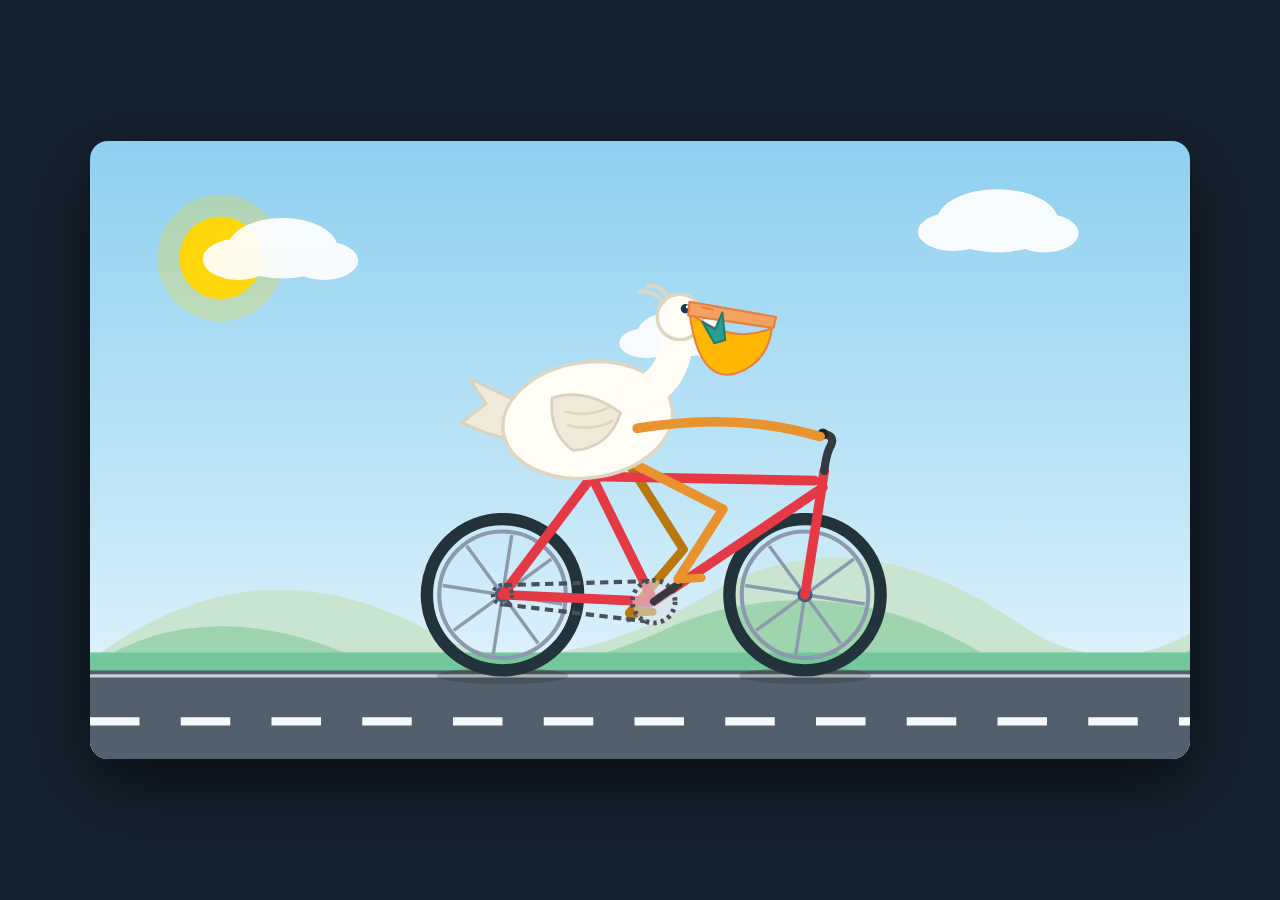
<file: pelican-bicycle/mcode/pelican-bicycle.html>
<!DOCTYPE html>
<html lang="zh-CN">
<head>
<meta charset="UTF-8">
<meta name="viewport" content="width=device-width, initial-scale=1.0">
<title>鹈鹕骑自行车 · Pelican Riding a Bicycle</title>
<style>
  html,body{margin:0;padding:0;height:100%}
  body{
    display:flex;align-items:center;justify-content:center;
    background:#14212e;min-height:100vh;
  }
  svg{
    display:block;
    width:min(1100px,96vw);
    max-height:96vh;
    border-radius:18px;
    box-shadow:0 24px 70px rgba(0,0,0,.55);
  }
  /* ---------- 视差滚动 ---------- */
  .strip{animation:slide linear infinite}
  .clouds{animation-duration:34s}
  .hillsB{animation-duration:58s}
  .hillsF{animation-duration:30s}
  @keyframes slide{to{transform:translateX(-800px)}}

  /* ---------- 车道虚线（向后滚动，营造前进感） ---------- */
  .lane{
    stroke-dasharray:36 30;
    animation:dash .17s linear infinite;
  }
  @keyframes dash{to{stroke-dashoffset:66}}

  /* ---------- 链条流动 ---------- */
  .chain{stroke-dasharray:6 4;animation:chainT .14s linear infinite}
  .chainB{animation-name:chainB}
  @keyframes chainT{to{stroke-dashoffset:-20}}
  @keyframes chainB{to{stroke-dashoffset:20}}

  /* ---------- 速度线 ---------- */
  .speed{stroke:#7fb8d9;stroke-width:5;stroke-linecap:round;opacity:0;
         animation:zoom .6s linear infinite}
  .sp2{animation-duration:.72s;animation-delay:.18s}
  .sp3{animation-duration:.55s;animation-delay:.34s}
  @keyframes zoom{
    0%{transform:translateX(0);opacity:0}
    15%{opacity:.75}
    100%{transform:translateX(-130px);opacity:0}
  }
</style>
</head>
<body>
<svg viewBox="0 0 800 450" xmlns="http://www.w3.org/2000/svg" role="img"
     aria-labelledby="t d">
  <title id="t">鹈鹕骑自行车</title>
  <desc id="d">一只白色鹈鹕踩着一辆红色自行车向前飞驰的2D动画</desc>

  <defs>
    <linearGradient id="sky" x1="0" y1="0" x2="0" y2="1">
      <stop offset="0" stop-color="#8fd0f0"/>
      <stop offset=".65" stop-color="#c8e9f8"/>
      <stop offset="1" stop-color="#eef8ff"/>
    </linearGradient>
  </defs>

  <!-- ===================== 背景 ===================== -->
  <rect width="800" height="450" fill="url(#sky)"/>

  <!-- 太阳 -->
  <circle cx="95" cy="85" r="46" fill="#ffd60a" opacity=".25"/>
  <circle cx="95" cy="85" r="30" fill="#ffd60a"/>

  <!-- 云（视差） -->
  <g class="strip clouds">
    <g id="cloudset" fill="#ffffff" opacity=".92">
      <ellipse cx="140" cy="78" rx="40" ry="22"/>
      <ellipse cx="108" cy="86" rx="26" ry="15"/>
      <ellipse cx="170" cy="87" rx="25" ry="14"/>
      <ellipse cx="430" cy="140" rx="32" ry="17"/>
      <ellipse cx="405" cy="147" rx="20" ry="11"/>
      <ellipse cx="455" cy="148" rx="19" ry="11"/>
      <ellipse cx="660" cy="58" rx="44" ry="23"/>
      <ellipse cx="628" cy="66" rx="26" ry="14"/>
      <ellipse cx="694" cy="67" rx="25" ry="14"/>
    </g>
    <use href="#cloudset" x="800"/>
  </g>

  <!-- 远山（两层视差） -->
  <g class="strip hillsB">
    <path id="hillsBp" d="M0,378 Q120,286 250,358 Q330,402 460,324 Q560,270 680,354 Q740,392 800,358 L800,392 L0,392 Z" fill="#c9e4d0"/>
    <use href="#hillsBp" x="800"/>
  </g>
  <g class="strip hillsF">
    <path id="hillsFp" d="M0,382 Q80,328 190,374 Q300,412 430,350 Q545,308 655,376 Q735,408 800,370 L800,392 L0,392 Z" fill="#9ed5ae"/>
    <use href="#hillsFp" x="800"/>
  </g>

  <!-- 草地与公路 -->
  <rect x="0" y="372" width="800" height="15" fill="#74c69d"/>
  <rect x="0" y="385" width="800" height="65" fill="#52606d"/>
  <line x1="0" y1="389" x2="800" y2="389" stroke="#dfe5ea" stroke-width="2.5" opacity=".85"/>
  <line class="lane" x1="0" y1="422" x2="800" y2="422" stroke="#f8f9fa" stroke-width="6"/>

  <!-- 车轮投影 -->
  <ellipse cx="300" cy="389" rx="48" ry="6" fill="rgba(0,0,0,.16)"/>
  <ellipse cx="520" cy="389" rx="48" ry="6" fill="rgba(0,0,0,.16)"/>

  <!-- ===================== 自行车 ===================== -->
  <!-- 后轮 -->
  <g>
    <circle cx="300" cy="330" r="55" fill="none" stroke="#22333b" stroke-width="9"/>
    <circle cx="300" cy="330" r="46" fill="none" stroke="#8d99ae" stroke-width="3"/>
    <g stroke="#8d99ae" stroke-width="2.5">
      <line x1="256" y1="330" x2="344" y2="330"/>
      <line x1="268.9" y1="298.9" x2="331.1" y2="361.1"/>
      <line x1="300" y1="286" x2="300" y2="374"/>
      <line x1="268.9" y1="361.1" x2="331.1" y2="298.9"/>
      <animateTransform attributeName="transform" type="rotate"
        from="0 300 330" to="360 300 330" dur="0.85s" repeatCount="indefinite"/>
    </g>
    <circle cx="300" cy="330" r="5.5" fill="#415a77"/>
  </g>

  <!-- 前轮 -->
  <g>
    <circle cx="520" cy="330" r="55" fill="none" stroke="#22333b" stroke-width="9"/>
    <circle cx="520" cy="330" r="46" fill="none" stroke="#8d99ae" stroke-width="3"/>
    <g stroke="#8d99ae" stroke-width="2.5">
      <line x1="476" y1="330" x2="564" y2="330"/>
      <line x1="488.9" y1="298.9" x2="551.1" y2="361.1"/>
      <line x1="520" y1="286" x2="520" y2="374"/>
      <line x1="488.9" y1="361.1" x2="551.1" y2="298.9"/>
      <animateTransform attributeName="transform" type="rotate"
        from="0 520 330" to="360 520 330" dur="0.85s" repeatCount="indefinite"/>
    </g>
    <circle cx="520" cy="330" r="5.5" fill="#415a77"/>
  </g>

  <!-- 远侧曲柄 + 脚踏（落后 180° 相位） -->
  <line x1="410" y1="335" x2="432" y2="335" stroke="#7a8291" stroke-width="5" stroke-linecap="round">
    <animateTransform attributeName="transform" type="rotate"
      from="0 410 335" to="360 410 335" dur="1.2s" begin="-0.6s" repeatCount="indefinite"/>
  </line>
  <g>
    <rect x="423" y="330.5" width="18" height="9" rx="2.5" fill="#5c6773"/>
    <animateMotion dur="1.2s" begin="-0.6s" repeatCount="indefinite"
      path="M432,335 A22,22 0 0 1 388,335 A22,22 0 0 1 432,335"/>
  </g>

  <!-- 远侧腿（IK 关键帧踩踏，深色） -->
  <polyline fill="none" stroke="#b9770e" stroke-width="6.5"
    stroke-linecap="round" stroke-linejoin="round" points="394,238 436.7,293.5 388,331">
    <animate attributeName="points" dur="1.2s" repeatCount="indefinite" values="
      394.0,238.0 436.7,293.5 388.0,331.0;
      394.0,238.0 443.5,287.5 390.9,320.0;
      394.0,238.0 451.0,278.6 399.0,311.9;
      394.0,238.0 456.7,269.2 410.0,309.0;
      394.0,238.0 458.9,264.3 421.0,311.9;
      394.0,238.0 457.8,266.8 429.1,320.0;
      394.0,238.0 453.6,274.7 432.0,331.0;
      394.0,238.0 446.4,284.4 429.1,342.0;
      394.0,238.0 438.1,292.4 421.0,350.1;
      394.0,238.0 431.9,296.9 410.0,353.0;
      394.0,238.0 430.0,298.0 399.0,350.1;
      394.0,238.0 431.9,296.8 390.9,342.0;
      394.0,238.0 436.7,293.5 388.0,331.0"/>
  </polyline>
  <polyline fill="none" stroke="#b9770e" stroke-width="5.5" stroke-linecap="round" points="388,331 405,330">
    <animate attributeName="points" dur="1.2s" repeatCount="indefinite" values="
      388.0,331.0 405.0,330.0;
      390.9,320.0 407.9,319.0;
      399.0,311.9 416.0,310.9;
      410.0,309.0 427.0,308.0;
      421.0,311.9 438.0,310.9;
      429.1,320.0 446.1,319.0;
      432.0,331.0 449.0,330.0;
      429.1,342.0 446.1,341.0;
      421.0,350.1 438.0,349.1;
      410.0,353.0 427.0,352.0;
      399.0,350.1 416.0,349.1;
      390.9,342.0 407.9,341.0;
      388.0,331.0 405.0,330.0"/>
  </polyline>

  <!-- 车架 -->
  <g>
    <path d="M300,330 L410,335 M300,330 L365,244 M410,335 L365,244
             M365,244 L527,247 M410,335 L533,252 M534,240 L520,330"
          fill="none" stroke="#e63946" stroke-width="7" stroke-linecap="round"/>
    <!-- 车把 -->
    <path d="M534,240 C535,231 536,226 539,221 Q542,214 533,213"
          fill="none" stroke="#343a40" stroke-width="6" stroke-linecap="round"/>
    <circle cx="533" cy="213" r="4" fill="#212529"/>
    <!-- 车座 -->
    <path d="M346,241 Q364,229 384,239 Q364,248 346,241 Z" fill="#212529"/>
    <line x1="365" y1="244" x2="364" y2="240" stroke="#495057" stroke-width="5"/>
    <!-- 飞轮 / 链条 / 牙盘 -->
    <circle cx="300" cy="330" r="7" fill="none" stroke="#495057" stroke-width="3"
            stroke-dasharray="2.5 2.5"/>
    <line class="chain"       x1="301" y1="323" x2="410" y2="320" stroke="#495057" stroke-width="3"/>
    <line class="chain chainB" x1="301" y1="337" x2="410" y2="350" stroke="#495057" stroke-width="3"/>
    <circle cx="410" cy="335" r="15.5" fill="#dee2e6" opacity=".55"/>
    <circle cx="410" cy="335" r="15.5" fill="none" stroke="#495057" stroke-width="3.5"
            stroke-dasharray="2.5 3"/>
  </g>

  <!-- 近侧曲柄 + 脚踏 -->
  <line x1="410" y1="335" x2="432" y2="335" stroke="#343a40" stroke-width="5.5" stroke-linecap="round">
    <animateTransform attributeName="transform" type="rotate"
      from="0 410 335" to="360 410 335" dur="1.2s" repeatCount="indefinite"/>
  </line>
  <g>
    <rect x="423" y="330.5" width="18" height="9" rx="2.5" fill="#212529"/>
    <animateMotion dur="1.2s" repeatCount="indefinite"
      path="M432,335 A22,22 0 0 1 388,335 A22,22 0 0 1 432,335"/>
  </g>

  <!-- 近侧腿（IK 关键帧踩踏） -->
  <polyline fill="none" stroke="#e9932f" stroke-width="7"
    stroke-linecap="round" stroke-linejoin="round" points="398,236 455.7,275.6 432,331">
    <animate attributeName="points" dur="1.2s" repeatCount="indefinite" values="
      398.0,236.0 455.7,275.6 432.0,331.0;
      398.0,236.0 448.1,284.9 429.1,342.0;
      398.0,236.0 439.1,292.7 421.0,350.1;
      398.0,236.0 432.3,297.0 410.0,353.0;
      398.0,236.0 430.2,298.2 399.0,350.1;
      398.0,236.0 432.2,297.1 390.9,342.0;
      398.0,236.0 437.2,294.0 388.0,331.0;
      398.0,236.0 444.2,288.6 390.9,320.0;
      398.0,236.0 452.2,280.3 399.0,311.9;
      398.0,236.0 458.5,271.2 410.0,309.0;
      398.0,236.0 461.2,266.1 421.0,311.9;
      398.0,236.0 460.2,268.1 429.1,320.0;
      398.0,236.0 455.7,275.6 432.0,331.0"/>
  </polyline>
  <polyline fill="none" stroke="#e9932f" stroke-width="6" stroke-linecap="round" points="432,331 449,330">
    <animate attributeName="points" dur="1.2s" repeatCount="indefinite" values="
      432.0,331.0 449.0,330.0;
      429.1,342.0 446.1,341.0;
      421.0,350.1 438.0,349.1;
      410.0,353.0 427.0,352.0;
      399.0,350.1 416.0,349.1;
      390.9,342.0 407.9,341.0;
      388.0,331.0 405.0,330.0;
      390.9,320.0 407.9,319.0;
      399.0,311.9 416.0,310.9;
      410.0,309.0 427.0,308.0;
      421.0,311.9 438.0,310.9;
      429.1,320.0 446.1,319.0;
      432.0,331.0 449.0,330.0"/>
  </polyline>

  <!-- ===================== 鹈鹕 ===================== -->
  <g>
    <!-- 上下起伏 -->
    <animateTransform attributeName="transform" type="translate"
      values="0 0;0 2.5;0 0" dur="0.6s" repeatCount="indefinite"/>

    <!-- 尾羽 -->
    <polygon points="314,190 276,172 288,190 270,204 290,212 314,218"
             fill="#f2ead8" stroke="#d8d2c0" stroke-width="2" stroke-linejoin="round"/>

    <!-- 身体 -->
    <ellipse cx="362" cy="202" rx="62" ry="42" transform="rotate(-8 362 202)"
             fill="#fffdf5" stroke="#ded5c2" stroke-width="2.5"/>

    <!-- 翅膀（轻拍） -->
    <g>
      <animateTransform attributeName="transform" type="rotate"
        values="0 350 192;6 350 192;0 350 192" dur="1.2s" repeatCount="indefinite"/>
      <path d="M336,186 Q360,178 386,196 Q378,222 352,224 Q334,212 336,186 Z"
            fill="#f2ead8" stroke="#d8d2c0" stroke-width="2"/>
      <path d="M348,206 Q366,210 380,202 M346,196 Q362,200 378,192"
            fill="none" stroke="#ded5c2" stroke-width="2" stroke-linecap="round"/>
    </g>

    <!-- 脖子 -->
    <path d="M396,184 C420,178 426,158 427,142"
          fill="none" stroke="#fffdf5" stroke-width="24" stroke-linecap="round"/>

    <!-- 头 -->
    <circle cx="429" cy="127" r="16.5" fill="#fffdf5" stroke="#ded5c2" stroke-width="2.5"/>
    <path d="M417,116 Q407,106 400,109 M420,112 Q413,102 406,105"
          fill="none" stroke="#ded5c2" stroke-width="3" stroke-linecap="round"/>

    <!-- 眼睛（会眨） -->
    <ellipse cx="433" cy="121" rx="3.4" ry="3.4" fill="#1d3557">
      <animate attributeName="ry" values="3.4;3.4;0.4;3.4"
               keyTimes="0;0.86;0.92;1" dur="3.6s" repeatCount="indefinite"/>
    </ellipse>
    <circle cx="434.4" cy="119.6" r="1.1" fill="#ffffff"/>

    <!-- 大嘴 + 喉囊 -->
    <path d="M436,124 Q443,176 470,168 Q493,160 496,135 Q467,148 436,124 Z"
          fill="#ffb703" stroke="#e77f3f" stroke-width="1.5" stroke-linejoin="round"/>
    <path d="M436,116 L499,127 L497,135 L435,126 Z"
          fill="#f4a261" stroke="#e77f3f" stroke-width="1.5" stroke-linejoin="round"/>
    <line x1="445" y1="120" x2="453" y2="121.5" stroke="#e77f3f" stroke-width="1.5" stroke-linecap="round"/>

    <!-- 喉囊里的小鱼（扭动） -->
    <g>
      <animateTransform attributeName="transform" type="rotate"
        values="0 456,144;-9 456,144;0 456,144;7 456,144;0 456,144"
        dur="1s" repeatCount="indefinite"/>
      <polygon points="454,146 446,130 455,136 461,124 462,144"
               fill="#2a9d8f" stroke="#1d7d72" stroke-width="1.5" stroke-linejoin="round"/>
    </g>

    <!-- 翅膀搭在车把上 -->
    <path d="M398,208 Q470,196 531,214" fill="none"
          stroke="#e9932f" stroke-width="7" stroke-linecap="round"/>
  </g>

  <!-- 速度线 -->
  <line class="speed"    x1="210" y1="152" x2="262" y2="152"/>
  <line class="speed sp2" x1="176" y1="186" x2="244" y2="186"/>
  <line class="speed sp3" x1="200" y1="224" x2="258" y2="224"/>
</svg>
</body>
</html>
</file>
<file: contra/style.css>
/* ========== 魂斗罗 4K 高清版 ========== */
:root {
  --bg-1: #05060f;
  --bg-2: #0a1024;
  --accent: #ffcc33;
  --accent-2: #ff5b3a;
  --player: #4ab8ff;
  --enemy: #ff7a3a;
  --text: #e8efff;
  --muted: #6a7a99;
  --danger: #ff5577;
}

* { box-sizing: border-box; }

html, body {
  margin: 0;
  padding: 0;
  background:
    radial-gradient(ellipse at top, #11203f 0%, var(--bg-1) 70%) no-repeat,
    var(--bg-1);
  color: var(--text);
  font-family: "Courier New", Consolas, ui-monospace, monospace;
  min-height: 100vh;
  -webkit-font-smoothing: antialiased;
  overflow-x: hidden;
}

#app {
  max-width: 1280px;
  margin: 0 auto;
  padding: 20px 16px 32px;
  display: flex;
  flex-direction: column;
  align-items: center;
  gap: 12px;
}

.title-bar { text-align: center; margin-bottom: 2px; }

.title-bar h1 {
  margin: 0;
  font-size: clamp(26px, 4.5vw, 40px);
  letter-spacing: 6px;
  background: linear-gradient(180deg, #ffd84d 0%, #ff5b3a 100%);
  -webkit-background-clip: text;
  background-clip: text;
  color: transparent;
  text-shadow: 0 0 18px rgba(255, 184, 60, 0.25);
  font-weight: 900;
}

.title-bar h1 .en {
  font-size: 0.55em;
  letter-spacing: 8px;
  margin-left: 6px;
  color: var(--accent);
  -webkit-text-fill-color: var(--accent);
}

.title-bar .subtitle {
  color: var(--muted);
  font-size: 11px;
  letter-spacing: 3px;
  margin-top: 4px;
}

.screen-wrapper {
  position: relative;
  width: 100%;
  max-width: 1280px;
  aspect-ratio: 16 / 9;
  border: 4px solid #1a2747;
  border-radius: 6px;
  box-shadow:
    0 0 0 1px #000 inset,
    0 0 24px rgba(80, 160, 255, 0.25),
    0 0 60px rgba(0, 0, 0, 0.6);
  background: #000;
  overflow: hidden;
  image-rendering: pixelated;
}

#game {
  width: 100%;
  height: 100%;
  display: block;
  image-rendering: pixelated;
  image-rendering: -moz-crisp-edges;
  image-rendering: crisp-edges;
  touch-action: none;
}

#flash-layer {
  position: absolute;
  inset: 0;
  pointer-events: none;
  display: flex;
  align-items: center;
  justify-content: center;
  z-index: 4;
}

#flash-layer .flash {
  color: #ffcc33;
  font-family: inherit;
  font-size: 18px;
  font-weight: bold;
  letter-spacing: 4px;
  text-shadow: 0 0 12px rgba(255,204,51,0.6);
  text-align: center;
  white-space: pre-line;
  padding: 6px 12px;
  background: rgba(0,0,0,0.35);
  border: 2px solid #ffcc33;
  border-radius: 3px;
  animation: flashFade 1.5s forwards;
}

@keyframes flashFade {
  0%   { opacity: 0; transform: scale(0.85); }
  18%  { opacity: 1; transform: scale(1.0); }
  82%  { opacity: 1; transform: scale(1.0); }
  100% { opacity: 0; transform: scale(0.95); }
}

.overlay {
  position: absolute;
  inset: 0;
  display: flex;
  align-items: center;
  justify-content: center;
  background: rgba(2, 6, 18, 0.78);
  backdrop-filter: blur(2px);
  transition: opacity 0.18s ease;
  z-index: 5;
}

.overlay.hidden { opacity: 0; pointer-events: none; }

.panel {
  text-align: center;
  padding: 20px 28px;
  border: 2px solid #2c3e6e;
  background: rgba(8, 16, 32, 0.85);
  border-radius: 4px;
  min-width: 280px;
  box-shadow: 0 0 18px rgba(80, 160, 255, 0.15) inset;
}

.panel h2 { margin: 0 0 8px; font-size: 26px; letter-spacing: 4px; color: var(--accent); }
.panel p { margin: 6px 0 14px; color: var(--text); }

.legend {
  display: grid;
  grid-template-columns: 1fr;
  gap: 6px;
  font-size: 12px;
  color: var(--muted);
  margin: 10px 0 12px;
  text-align: left;
  padding: 8px 10px;
  border-top: 1px dashed #2c3e6e;
  border-bottom: 1px dashed #2c3e6e;
}

kbd {
  display: inline-block;
  padding: 1px 6px;
  margin: 0 1px;
  background: #1a2747;
  border: 1px solid #2c3e6e;
  border-radius: 3px;
  font-family: inherit;
  font-size: 11px;
  color: var(--accent);
}

.cheat-hint { color: var(--muted); font-size: 11px; letter-spacing: 1px; margin: 8px 0; }
.cheat-hint .mono { color: var(--accent); letter-spacing: 2px; }

.start-hint {
  color: var(--accent-2);
  font-weight: bold;
  letter-spacing: 2px;
  animation: blink 1.4s infinite;
  margin-top: 4px;
}

@keyframes blink {
  0%, 49% { opacity: 1; }
  50%, 100% { opacity: 0.3; }
}

.hint {
  color: var(--muted);
  font-size: 11px;
  letter-spacing: 1px;
  text-align: center;
  margin-top: 4px;
}

#touch-controls {
  display: none;
  position: fixed;
  inset: 0;
  pointer-events: none;
  z-index: 20;
  user-select: none;
  -webkit-user-select: none;
  -webkit-tap-highlight-color: transparent;
}

.touch-group {
  position: absolute;
  display: flex;
  gap: 14px;
  pointer-events: auto;
  touch-action: none;
}

.left-group  { bottom: 24px; left: 24px; }
.mid-group   { bottom: 24px; left: 50%; transform: translateX(-50%); }
.right-group { bottom: 24px; right: 24px; }

.touch-btn {
  width: 64px;
  height: 64px;
  border-radius: 50%;
  background: rgba(255, 255, 255, 0.12);
  border: 2px solid rgba(255, 255, 255, 0.32);
  color: rgba(255, 255, 255, 0.85);
  display: flex;
  align-items: center;
  justify-content: center;
  cursor: pointer;
  transition: transform 0.05s, background 0.05s;
  -webkit-user-select: none;
  user-select: none;
  outline: none;
  box-shadow: 0 4px 14px rgba(0, 0, 0, 0.4);
}

.touch-btn svg { width: 30px; height: 30px; pointer-events: none; }

.touch-btn.small { width: 54px; height: 54px; background: rgba(255, 255, 255, 0.08); border-color: rgba(255, 255, 255, 0.22); }

.touch-btn.primary {
  width: 84px;
  height: 84px;
  background: rgba(255, 88, 88, 0.28);
  border-color: rgba(255, 130, 130, 0.55);
  color: #ffe0e0;
}

.touch-btn.primary svg { width: 36px; height: 36px; }

.touch-btn:active,
.touch-btn.pressed {
  background: rgba(255, 220, 90, 0.35);
  border-color: rgba(255, 220, 90, 0.7);
  transform: scale(0.92);
}

body.touch #touch-controls { display: block; }

@media (max-width: 540px) {
  #app { padding: 12px 8px 100px; }
  .panel { padding: 14px 18px; min-width: 240px; }
  .legend { font-size: 11px; }
  .touch-btn { width: 56px; height: 56px; }
  .touch-btn.primary { width: 76px; height: 76px; }
}

@media (max-width: 420px) {
  .left-group  { bottom: 16px; left: 12px; }
  .right-group { bottom: 16px; right: 12px; }
  .mid-group   { bottom: 100px; }
  .touch-btn { width: 52px; height: 52px; }
  .touch-btn.primary { width: 70px; height: 70px; }
}

body { overscroll-behavior: none; }
</file>
<file: shootit/styles.css>
* {
  margin: 0;
  padding: 0;
  box-sizing: border-box;
}

html, body {
  width: 100%;
  height: 100%;
  overflow: hidden;
  background: #000;
  font-family: 'Courier New', 'Consolas', monospace;
  user-select: none;
  -webkit-user-select: none;
  -webkit-tap-highlight-color: transparent;
  touch-action: none;
  overscroll-behavior: none;
}

body {
  display: flex;
  justify-content: center;
  align-items: center;
  background:
    radial-gradient(ellipse at 50% 40%, rgba(60, 0, 90, 0.5) 0%, rgba(0, 0, 0, 0.95) 70%),
    #000;
  min-height: 100vh;
  min-height: 100dvh;
  position: relative;
}

body::before {
  content: '';
  position: absolute;
  inset: 0;
  background:
    repeating-linear-gradient(0deg, transparent 0, transparent 2px, rgba(255, 255, 255, 0.015) 2px, rgba(255, 255, 255, 0.015) 4px);
  pointer-events: none;
  z-index: 100;
}

#game-wrap {
  position: relative;
  display: inline-block;
  padding: 3px;
  background: linear-gradient(135deg, #00f0ff 0%, #ff00ff 50%, #ffff00 100%);
  border-radius: 6px;
  box-shadow:
    0 0 30px rgba(0, 240, 255, 0.4),
    0 0 60px rgba(255, 0, 255, 0.25),
    0 0 100px rgba(255, 255, 0, 0.1),
    inset 0 0 20px rgba(0, 0, 0, 0.3);
  animation: borderGlow 4s ease-in-out infinite;
}

@keyframes borderGlow {
  0%, 100% { filter: hue-rotate(0deg); }
  50% { filter: hue-rotate(30deg); }
}

#game {
  display: block;
  border-radius: 4px;
  background: #000;
  cursor: crosshair;
  width: 960px;
  height: 720px;
  touch-action: none;
}

@media (max-width: 1000px) {
  #game-wrap {
    padding: 0;
    border-radius: 0;
  }

  #game {
    border-radius: 0;
  }
}

/* ============== 竖屏提示 ============== */
#rotate-hint {
  position: fixed;
  inset: 0;
  z-index: 9999;
  display: none;
  flex-direction: column;
  justify-content: center;
  align-items: center;
  gap: 18px;
  padding: 32px 24px;
  text-align: center;
  background:
    radial-gradient(ellipse at center, rgba(40, 0, 70, 0.95) 0%, rgba(0, 0, 0, 0.98) 70%),
    #000;
  color: #fff;
  backdrop-filter: blur(6px);
  -webkit-backdrop-filter: blur(6px);
}

#rotate-hint.show { display: flex; }

.rh-phone {
  font-size: 96px;
  line-height: 1;
  animation: rhRotate 1.8s ease-in-out infinite;
  filter: drop-shadow(0 0 20px rgba(0, 240, 255, 0.6));
}

@keyframes rhRotate {
  0%, 100% { transform: rotate(-90deg); }
  50%      { transform: rotate(0deg); }
}

.rh-title {
  font-size: 24px;
  font-weight: 800;
  letter-spacing: 4px;
  background: linear-gradient(135deg, #00f0ff, #ff00ff);
  -webkit-background-clip: text;
  background-clip: text;
  color: transparent;
  text-shadow: 0 0 30px rgba(0, 240, 255, 0.3);
}

.rh-sub {
  font-size: 14px;
  color: #b6b4d4;
  letter-spacing: 1px;
  max-width: 320px;
  line-height: 1.6;
}

#rh-continue {
  margin-top: 8px;
  padding: 10px 22px;
  background: transparent;
  color: #8b8aa8;
  border: 1px solid rgba(255, 255, 255, 0.15);
  border-radius: 999px;
  font-family: inherit;
  font-size: 13px;
  letter-spacing: 2px;
  cursor: pointer;
  transition: all 0.2s;
}

#rh-continue:hover, #rh-continue:active {
  color: #00f0ff;
  border-color: rgba(0, 240, 255, 0.5);
  background: rgba(0, 240, 255, 0.08);
}

/* ============== 移动端虚拟按键 ============== */
#touch-controls {
  position: fixed;
  inset: 0;
  pointer-events: none;
  z-index: 200;
  display: none;
}

@media (hover: none) and (pointer: coarse) {
  #touch-controls { display: block; }
}

.tc-pad {
  position: absolute;
  left: max(16px, env(safe-area-inset-left));
  bottom: max(20px, env(safe-area-inset-bottom));
  width: 180px;
  height: 180px;
  pointer-events: none;
}

.tc-btn {
  position: absolute;
  width: 56px;
  height: 56px;
  border-radius: 50%;
  background: rgba(0, 240, 255, 0.12);
  border: 2px solid rgba(0, 240, 255, 0.5);
  color: rgba(0, 240, 255, 0.95);
  font-size: 20px;
  font-family: inherit;
  display: flex;
  align-items: center;
  justify-content: center;
  pointer-events: auto;
  cursor: pointer;
  transition: background 0.08s, transform 0.08s;
  backdrop-filter: blur(4px);
  -webkit-backdrop-filter: blur(4px);
  touch-action: none;
}

.tc-btn:active, .tc-btn.pressed {
  background: rgba(0, 240, 255, 0.35);
  transform: scale(0.92);
  box-shadow: 0 0 18px rgba(0, 240, 255, 0.6);
}

.tc-up    { left: 62px;  top: 0;   }
.tc-left  { left: 0;     top: 62px; }
.tc-right { left: 124px; top: 62px; }
.tc-down  { left: 62px;  top: 124px; }

.tc-actions {
  position: absolute;
  right: max(16px, env(safe-area-inset-right));
  bottom: max(28px, env(safe-area-inset-bottom));
  display: flex;
  flex-direction: column;
  gap: 18px;
  align-items: flex-end;
  pointer-events: none;
}

.tc-fire, .tc-bomb {
  width: 78px;
  height: 78px;
  border-radius: 50%;
  font-family: inherit;
  font-weight: 800;
  font-size: 32px;
  pointer-events: auto;
  cursor: pointer;
  touch-action: none;
  display: flex;
  align-items: center;
  justify-content: center;
  transition: transform 0.08s, box-shadow 0.08s;
  backdrop-filter: blur(4px);
  -webkit-backdrop-filter: blur(4px);
}

.tc-fire {
  background: rgba(0, 240, 255, 0.18);
  border: 2px solid rgba(0, 240, 255, 0.65);
  color: #00f0ff;
}

.tc-bomb {
  width: 60px;
  height: 60px;
  font-size: 24px;
  background: rgba(255, 0, 255, 0.18);
  border: 2px solid rgba(255, 0, 255, 0.65);
  color: #ff5af7;
}

.tc-fire:active, .tc-fire.pressed {
  background: rgba(0, 240, 255, 0.45);
  transform: scale(0.92);
  box-shadow: 0 0 24px rgba(0, 240, 255, 0.7);
}

.tc-bomb:active, .tc-bomb.pressed {
  background: rgba(255, 0, 255, 0.45);
  transform: scale(0.92);
  box-shadow: 0 0 24px rgba(255, 0, 255, 0.7);
}

@media (max-aspect-ratio: 1/1) {
  /* 真正竖屏时,虚拟按键依然显示 */
  .tc-pad { width: 150px; height: 150px; }
  .tc-btn { width: 46px; height: 46px; font-size: 16px; }
  .tc-up    { left: 52px;  top: 0;   }
  .tc-left  { left: 0;     top: 52px; }
  .tc-right { left: 104px; top: 52px; }
  .tc-down  { left: 52px;  top: 104px; }
  .tc-fire, .tc-bomb { width: 64px; height: 64px; font-size: 26px; }
  .tc-bomb  { width: 50px; height: 50px; font-size: 20px; }
}
</file>
